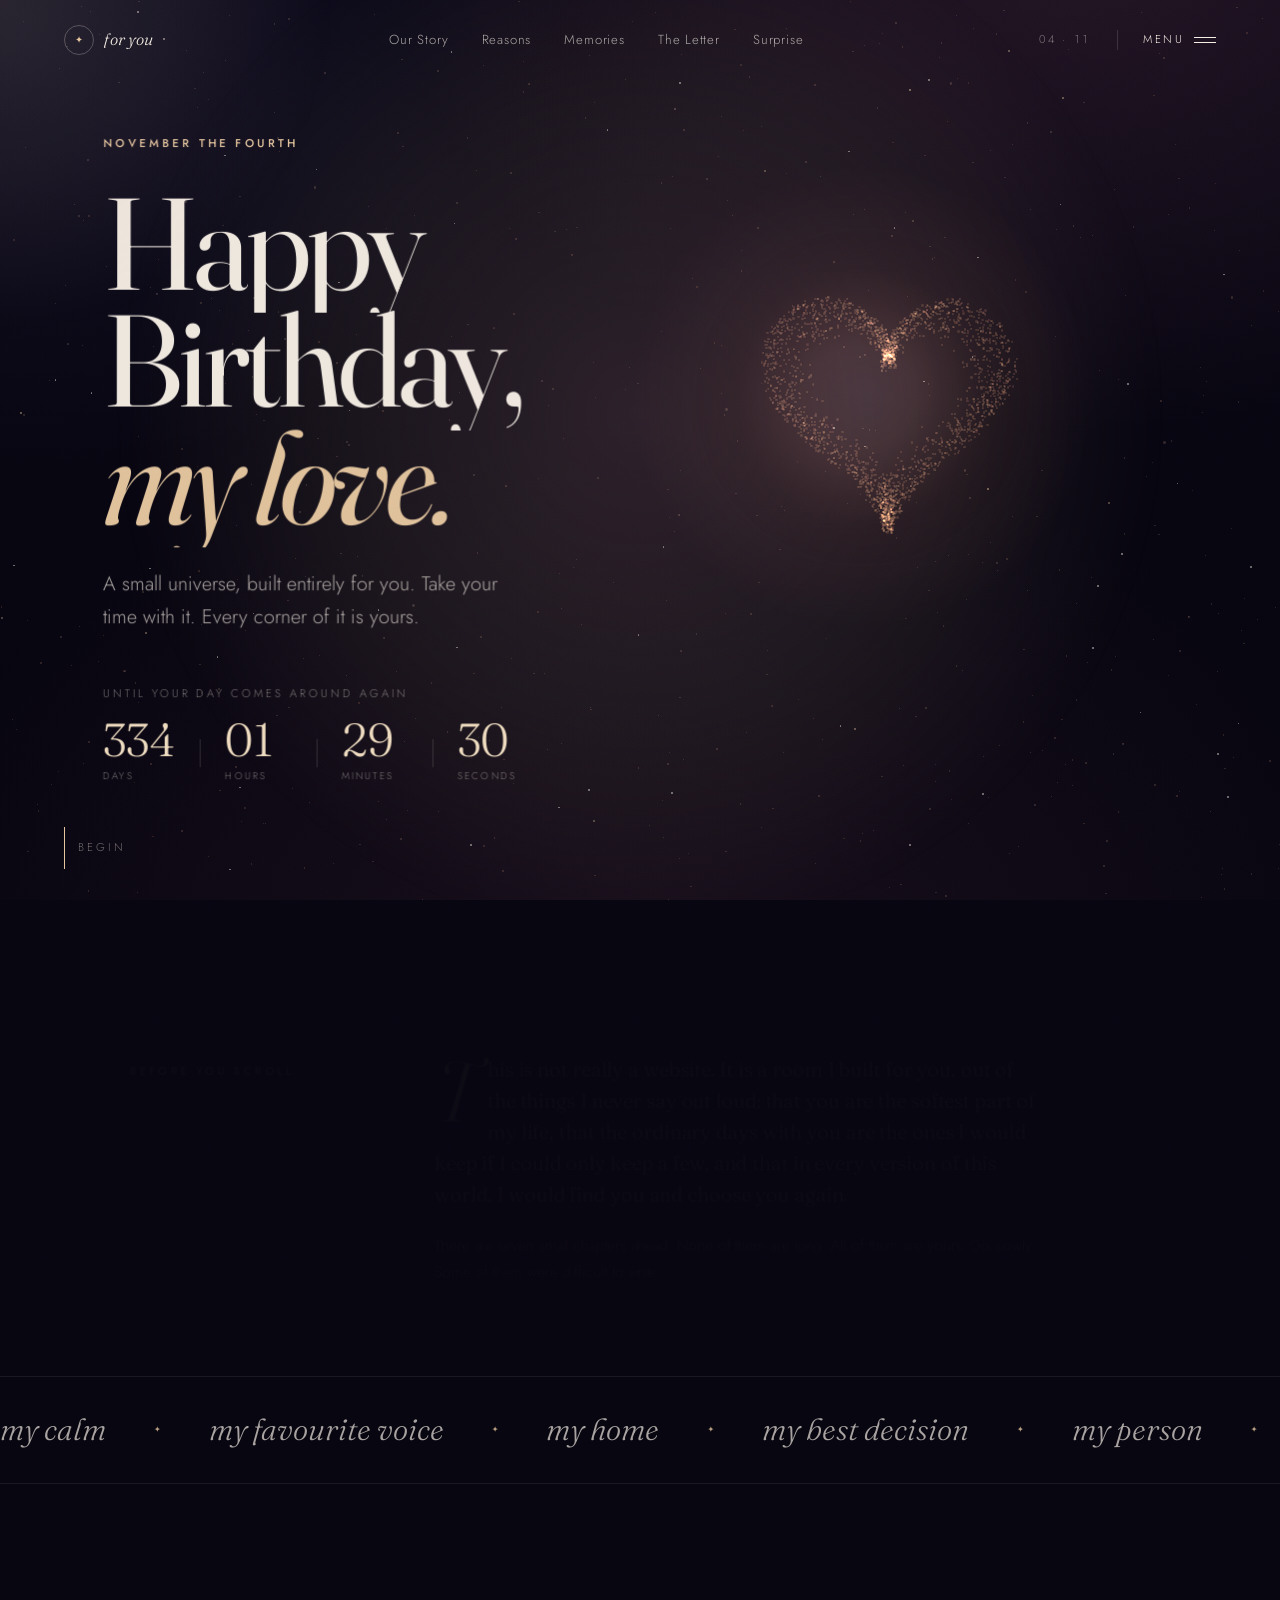
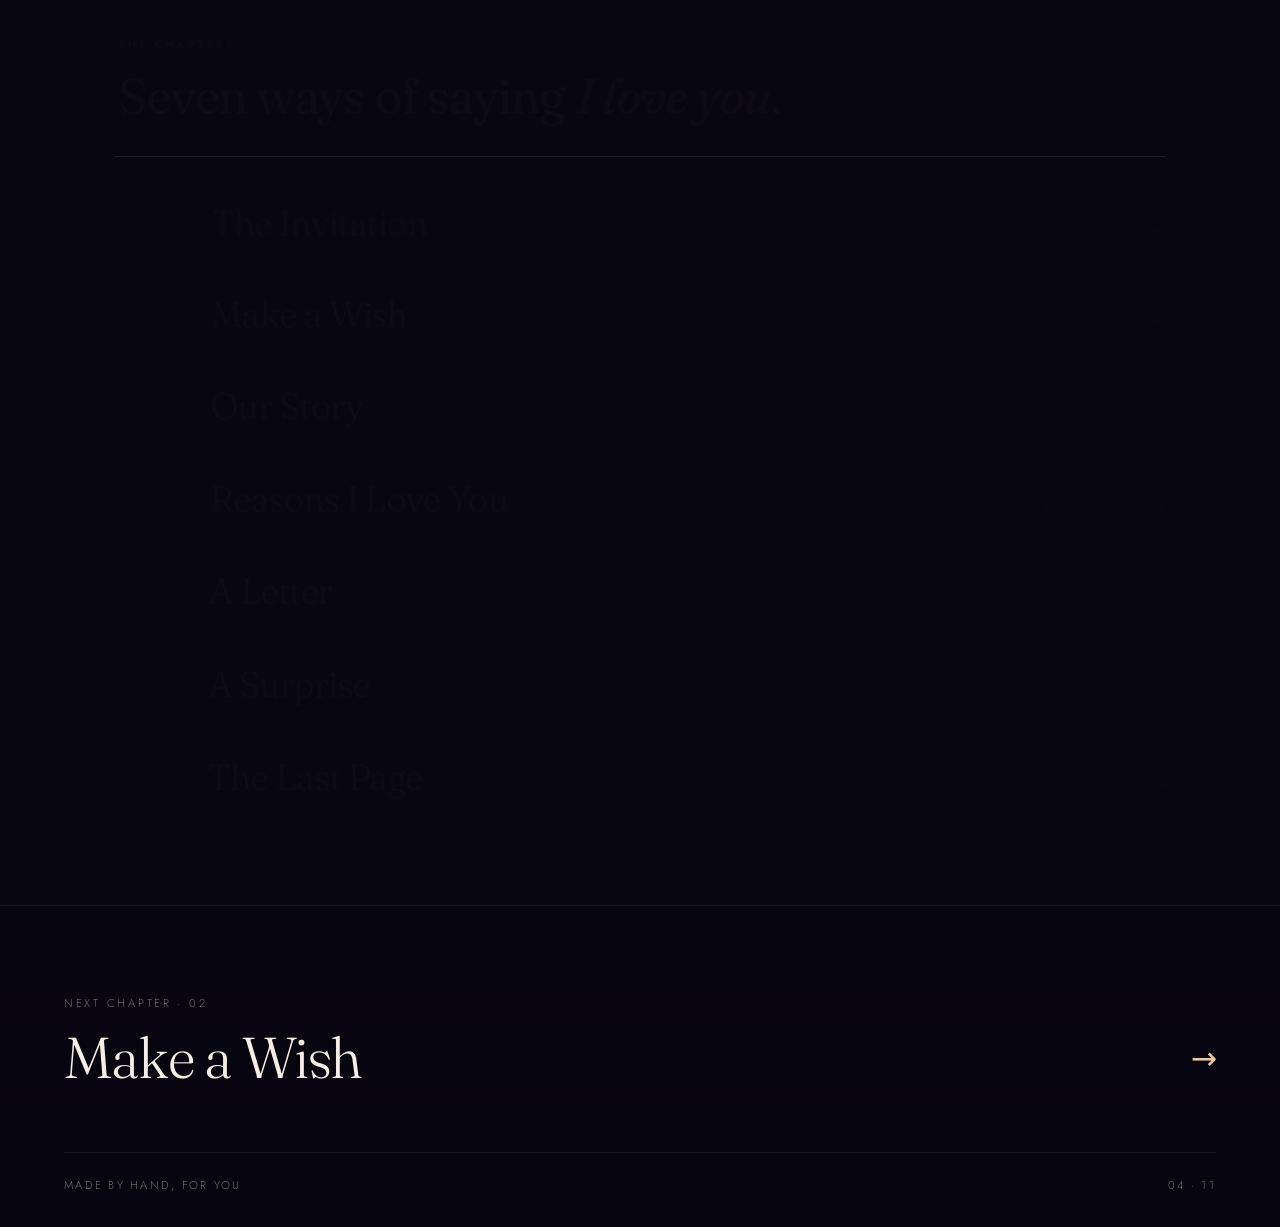
<file: index.html>
<!doctype html>
<html lang="en">
<head>
<meta charset="utf-8">
<meta name="viewport" content="width=device-width, initial-scale=1, viewport-fit=cover">
<title>Happy Birthday, My Love · November 4</title>
<meta name="description" content="A small universe built for you: seven chapters, one birthday, and everything I never say out loud.">
<meta name="theme-color" content="#080611">
<script src="js/gate.js"></script>
<meta property="og:title" content="Happy Birthday, My Love">
<meta property="og:description" content="A small universe built for you. Seven chapters, a memory gallery, and one birthday.">
<link rel="icon" href="data:image/svg+xml,%3Csvg xmlns='http://www.w3.org/2000/svg' viewBox='0 0 32 32'%3E%3Ctext y='25' x='4' font-size='24' fill='%23e6c79f'%3E%E2%99%A5%3C/text%3E%3C/svg%3E">
<link rel="preconnect" href="https://fonts.googleapis.com">
<link rel="preconnect" href="https://fonts.gstatic.com" crossorigin>
<link href="https://fonts.googleapis.com/css2?family=Fraunces:ital,opsz,wght@0,9..144,300..700;1,9..144,300..700&family=Jost:wght@300;400;500&display=swap" rel="stylesheet">
<link rel="stylesheet" href="css/tokens.css">
<link rel="stylesheet" href="css/base.css">
<link rel="stylesheet" href="css/components.css">
<link rel="stylesheet" href="css/pages.css">
</head>
<body data-page="index">

<a class="skip" href="#main">Skip to the content</a>

<div class="veil" aria-hidden="true"><span class="veil-mark">&#10022;</span></div>
<div class="grain" aria-hidden="true"></div>
<div class="stardust" data-stardust aria-hidden="true"></div>
<div class="lamp" data-lamp aria-hidden="true"></div>

<header class="nav" data-nav>
  <a class="brand" href="index.html" aria-label="For you, back to the beginning">
    <span class="brand-mark" aria-hidden="true">&#10022;</span>
    <span class="brand-name">for you</span>
  </a>
  <nav class="nav-links" aria-label="Chapters">
    <a href="story.html">Our Story</a>
    <a href="reasons.html">Reasons</a>
    <a href="memories.html">Memories</a>
    <a href="letter.html">The Letter</a>
    <a href="surprise.html">Surprise</a>
  </nav>
  <div class="nav-right">
    <span class="nav-date" aria-hidden="true">04 &middot; 11</span>
    <button class="menu-btn" type="button" data-menu-open aria-expanded="false" aria-controls="menu">
      <span class="menu-btn-text">Menu</span>
      <span class="menu-btn-icon" aria-hidden="true"><i></i><i></i></span>
    </button>
  </div>
</header>

<div class="progress" aria-hidden="true"><span data-progress></span></div>

<div class="menu" id="menu" hidden>
  <div class="menu-inner">
    <div class="menu-head">
      <span class="eyebrow">Seven chapters + a gallery</span>
      <button class="menu-close" type="button" data-menu-close aria-label="Close the menu">Close</button>
    </div>
    <nav class="menu-list" aria-label="All chapters">
      <a href="index.html" aria-current="page"><span class="menu-num">01</span><span class="menu-title">The Invitation</span></a>
      <a href="celebration.html"><span class="menu-num">02</span><span class="menu-title">Make a Wish</span></a>
      <a href="story.html"><span class="menu-num">03</span><span class="menu-title">Our Story</span></a>
      <a href="reasons.html"><span class="menu-num">04</span><span class="menu-title">Reasons I Love You</span></a>
      <a href="letter.html"><span class="menu-num">05</span><span class="menu-title">A Letter</span></a>
      <a href="surprise.html"><span class="menu-num">06</span><span class="menu-title">A Surprise</span></a>
      <a href="wish.html"><span class="menu-num">07</span><span class="menu-title">The Last Page</span></a>
      <a href="memories.html"><span class="menu-num">&#10022;</span><span class="menu-title">A Memory Gallery</span></a>
    </nav>
    <div class="menu-foot">
      <p>Made by hand. For you.</p>
      <p class="menu-date">November 4</p>
    </div>
  </div>
</div>

<main id="main">

  <section class="hero" data-hero>
    <canvas class="scene" id="scene" aria-hidden="true"></canvas>
    <div class="hero-aura" aria-hidden="true"></div>
    <div class="hero-inner wrap">
      <p class="eyebrow hero-eyebrow" data-hero-item>November the fourth</p>
      <h1 class="hero-title">
        <span class="line"><span class="line-in" data-hero-line>Happy</span></span>
        <span class="line"><span class="line-in" data-hero-line>Birthday,</span></span>
        <span class="line"><span class="line-in" data-hero-line><em>my love.</em></span></span>
      </h1>
      <p class="hero-sub" data-hero-item>
        A small universe, built entirely for you. Take your time with it.
        Every corner of it is yours.
      </p>

      <div class="countdown" data-countdown data-hero-item>
        <p class="countdown-kicker" data-countdown-kicker>until your day begins</p>
        <div class="countdown-units" data-countdown-units aria-hidden="true">
          <div class="cd-unit">
            <span class="cd-num" data-cd="days">00</span>
            <span class="cd-lab">days</span>
          </div>
          <span class="cd-sep" aria-hidden="true"></span>
          <div class="cd-unit">
            <span class="cd-num" data-cd="hours">00</span>
            <span class="cd-lab">hours</span>
          </div>
          <span class="cd-sep" aria-hidden="true"></span>
          <div class="cd-unit">
            <span class="cd-num" data-cd="minutes">00</span>
            <span class="cd-lab">minutes</span>
          </div>
          <span class="cd-sep" aria-hidden="true"></span>
          <div class="cd-unit">
            <span class="cd-num" data-cd="seconds">00</span>
            <span class="cd-lab">seconds</span>
          </div>
        </div>
        <p class="sr-only" data-countdown-sr></p>
      </div>
    </div>

    <a class="scroll-cue" href="#invitation" data-hero-item>
      <span class="scroll-cue-line" aria-hidden="true"><i></i></span>
      <span class="scroll-cue-text">begin</span>
    </a>
  </section>

  <section class="section invite" id="invitation">
    <div class="wrap invite-grid">
      <p class="eyebrow" data-reveal>Before you scroll</p>
      <div class="invite-body">
        <p class="dropcap" data-reveal>
          This is not really a website. It is a room I built for you, out of the things
          I never say out loud: that you are the softest part of my life, that the ordinary
          days with you are the ones I would keep if I could only keep a few, and that in
          every version of this world, I would find you and choose you again.
        </p>
        <p data-reveal>
          There are seven small chapters ahead. None of them are long. All of them are yours.
          Go slowly. Some of them were difficult to write.
        </p>
      </div>
    </div>
  </section>

  <div class="marquee" aria-hidden="true">
    <div class="marquee-track" data-marquee>
      <span>my calm</span><i>&#10022;</i>
      <span>my favourite voice</span><i>&#10022;</i>
      <span>my home</span><i>&#10022;</i>
      <span>my best decision</span><i>&#10022;</i>
      <span>my person</span><i>&#10022;</i>
      <span>my always</span><i>&#10022;</i>
      <span>my calm</span><i>&#10022;</i>
      <span>my favourite voice</span><i>&#10022;</i>
      <span>my home</span><i>&#10022;</i>
      <span>my best decision</span><i>&#10022;</i>
      <span>my person</span><i>&#10022;</i>
      <span>my always</span><i>&#10022;</i>
    </div>
  </div>

  <section class="section chapters" id="chapters">
    <div class="wrap">
      <header class="sec-head">
        <p class="eyebrow" data-reveal>The chapters</p>
        <h2 class="sec-title" data-reveal>Seven ways of saying <em>I love you</em>.</h2>
      </header>

      <ol class="chapter-list">
        <li data-reveal>
          <a class="chapter-row" href="index.html" aria-current="page">
            <span class="ch-num">01</span>
            <span class="ch-title">The Invitation</span>
            <span class="ch-desc">You are here</span>
            <span class="ch-arrow" aria-hidden="true">&#8594;</span>
          </a>
        </li>
        <li data-reveal>
          <a class="chapter-row" href="celebration.html">
            <span class="ch-num">02</span>
            <span class="ch-title">Make a Wish</span>
            <span class="ch-desc">Candles, and something enormous</span>
            <span class="ch-arrow" aria-hidden="true">&#8594;</span>
          </a>
        </li>
        <li data-reveal>
          <a class="chapter-row" href="story.html">
            <span class="ch-num">03</span>
            <span class="ch-title">Our Story</span>
            <span class="ch-desc">In the order it happened</span>
            <span class="ch-arrow" aria-hidden="true">&#8594;</span>
          </a>
        </li>
        <li data-reveal>
          <a class="chapter-row" href="reasons.html">
            <span class="ch-num">04</span>
            <span class="ch-title">Reasons I Love You</span>
            <span class="ch-desc">Twelve of a thousand</span>
            <span class="ch-arrow" aria-hidden="true">&#8594;</span>
          </a>
        </li>
        <li data-reveal>
          <a class="chapter-row" href="letter.html">
            <span class="ch-num">05</span>
            <span class="ch-title">A Letter</span>
            <span class="ch-desc">What I never say out loud</span>
            <span class="ch-arrow" aria-hidden="true">&#8594;</span>
          </a>
        </li>
        <li data-reveal>
          <a class="chapter-row" href="surprise.html">
            <span class="ch-num">06</span>
            <span class="ch-title">A Surprise</span>
            <span class="ch-desc">Something to open</span>
            <span class="ch-arrow" aria-hidden="true">&#8594;</span>
          </a>
        </li>
        <li data-reveal>
          <a class="chapter-row" href="wish.html">
            <span class="ch-num">07</span>
            <span class="ch-title">The Last Page</span>
            <span class="ch-desc">One more thing, and then everything</span>
            <span class="ch-arrow" aria-hidden="true">&#8594;</span>
          </a>
        </li>
      </ol>
    </div>
  </section>

</main>

<footer class="site-foot">
  <nav class="next-chapter" aria-label="Next chapter">
    <a href="celebration.html">
      <span class="next-kicker">Next chapter &middot; 02</span>
      <span class="next-title">Make a Wish <span class="next-arrow" aria-hidden="true">&#8594;</span></span>
    </a>
  </nav>
  <div class="foot-meta">
    <span>Made by hand, for you</span>
    <span>04 &middot; 11</span>
  </div>
</footer>

<noscript><style>.veil{display:none}</style></noscript>

<script src="vendor/gsap.min.js" defer></script>
<script src="vendor/ScrollTrigger.min.js" defer></script>
<script src="vendor/lenis.min.js" defer></script>
<script src="vendor/three.min.js" defer></script>
<script src="js/config.js" defer></script>
<script src="js/core.js" defer></script>
<script src="js/scene.js" defer></script>
<script src="js/pages.js" defer></script>
<script src="js/main.js" defer></script>
</body>
</html>
</file>
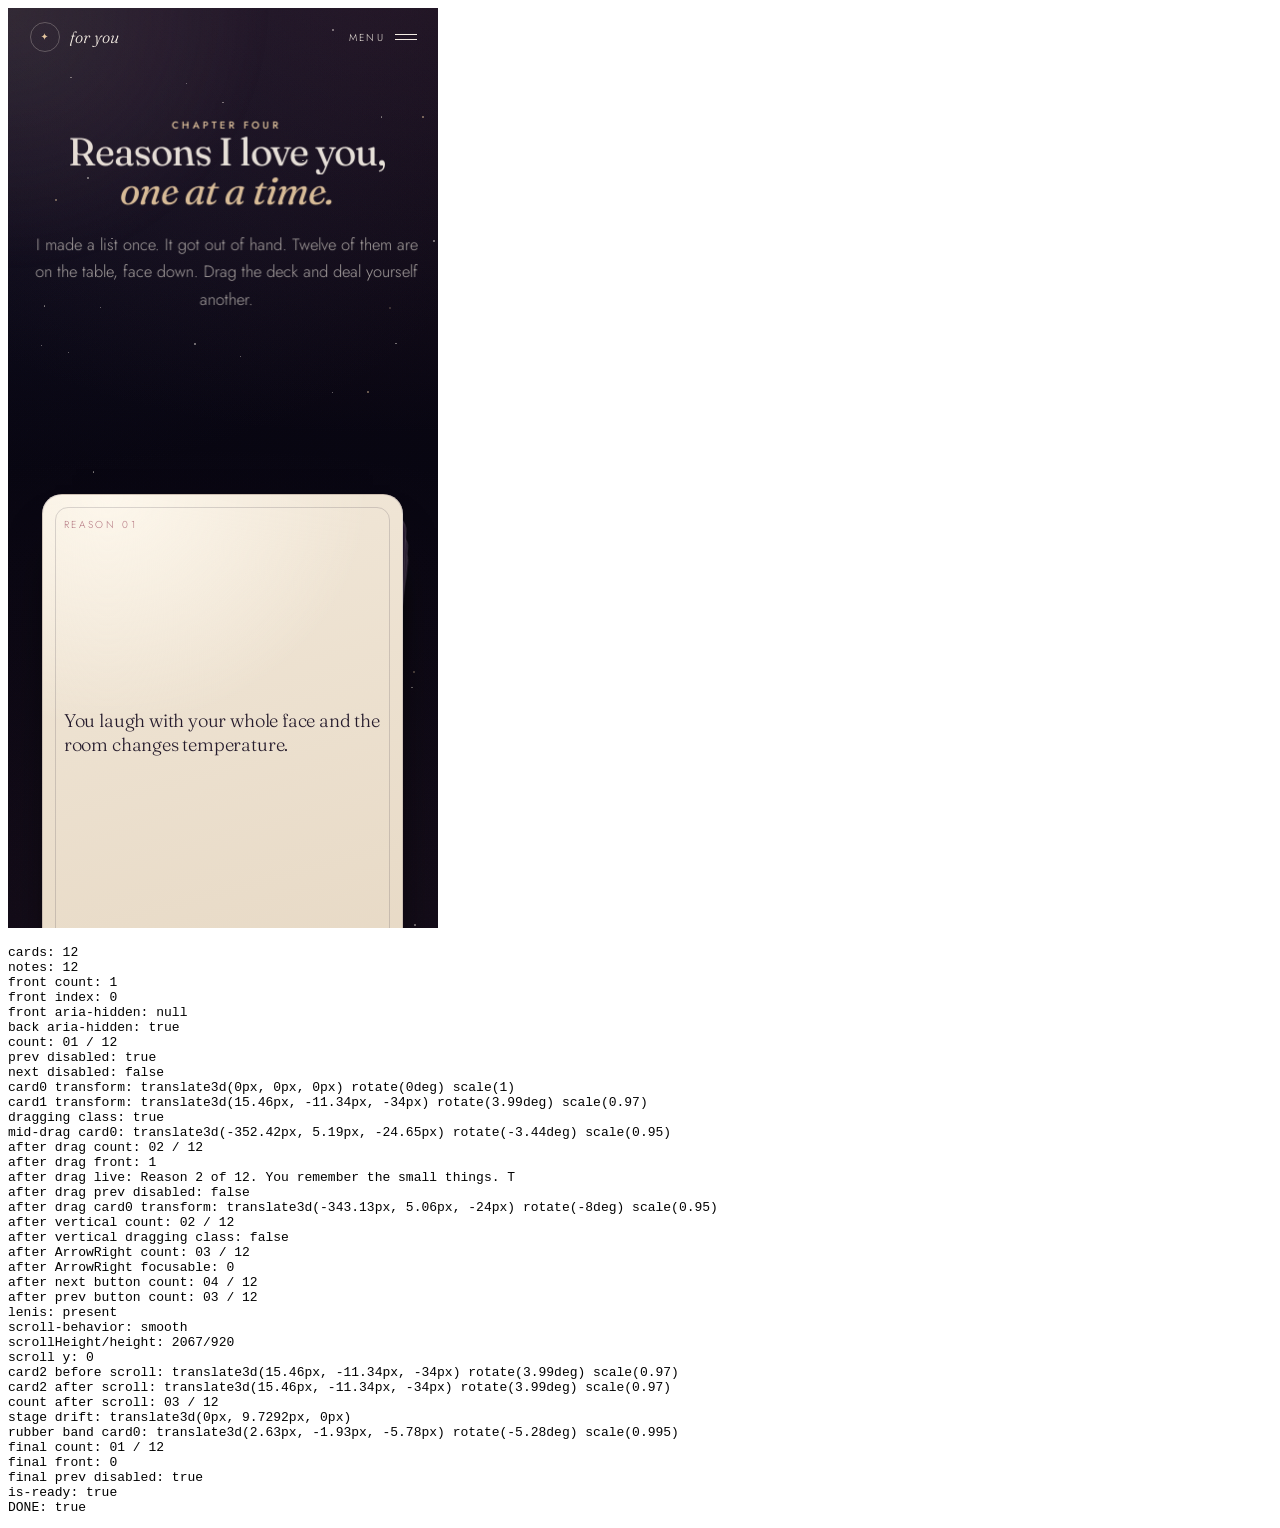
<file: __deckdom.html>
<!DOCTYPE html>
<html lang="en"><head><meta charset="utf-8"><title>deck test harness</title></head>
<body>
<iframe id="f" src="reasons.html?preview" style="width:430px;height:920px;border:0"></iframe>
<pre id="log">cards: 12
notes: 12
front count: 1
front index: 0
front aria-hidden: null
back aria-hidden: true
count: 01 / 12
prev disabled: true
next disabled: false
card0 transform: translate3d(0px, 0px, 0px) rotate(0deg) scale(1)
card1 transform: translate3d(15.46px, -11.34px, -34px) rotate(3.99deg) scale(0.97)
dragging class: true
mid-drag card0: translate3d(-352.42px, 5.19px, -24.65px) rotate(-3.44deg) scale(0.95)
after drag count: 02 / 12
after drag front: 1
after drag live: Reason 2 of 12. You remember the small things. T
after drag prev disabled: false
after drag card0 transform: translate3d(-343.13px, 5.06px, -24px) rotate(-8deg) scale(0.95)
after vertical count: 02 / 12
after vertical dragging class: false
after ArrowRight count: 03 / 12
after ArrowRight focusable: 0
after next button count: 04 / 12
after prev button count: 03 / 12
lenis: present
scroll-behavior: smooth
scrollHeight/height: 2067/920
scroll y: 0
card2 before scroll: translate3d(15.46px, -11.34px, -34px) rotate(3.99deg) scale(0.97)
card2 after scroll: translate3d(15.46px, -11.34px, -34px) rotate(3.99deg) scale(0.97)
count after scroll: 03 / 12
stage drift: translate3d(0px, 9.7292px, 0px)
rubber band card0: translate3d(2.63px, -1.93px, -5.78px) rotate(-5.28deg) scale(0.995)
final count: 01 / 12
final front: 0
final prev disabled: true
is-ready: true
DONE: true</pre>
<script>
var out = [];
var el = document.getElementById("log");
function say(k, v) { out.push(k + ": " + v); el.textContent = out.join("\n"); }
function wait(ms) { return new Promise(function (r) { setTimeout(r, ms); }); }

var f = document.getElementById("f");
f.addEventListener("load", function () { setTimeout(run, 1500); });

function run() {
  var d = f.contentDocument;
  var w = f.contentWindow;

  w.addEventListener("error", function (e) { say("IFRAME ERROR", e.message); });

  var deck = d.querySelector("[data-deck]");
  var stage = deck.parentNode;
  var count = d.querySelector("[data-deck-count]");
  var live = d.querySelector("[data-deck-live]");
  var cards = Array.prototype.slice.call(d.querySelectorAll(".deck-card"));
  var prev = d.querySelector("[data-deck-prev]");
  var next = d.querySelector("[data-deck-next]");
  var section = d.querySelector("[data-deck-section]");

  function fire(type, x, y) {
    var ev = new w.PointerEvent(type, {
      bubbles: true, cancelable: true, clientX: x, clientY: y,
      pointerId: 11, pointerType: "mouse", button: 0, buttons: 1, isPrimary: true
    });
    stage.dispatchEvent(ev);
  }

  function tx(i) {
    return cards[i].style.transform;
  }

  say("cards", cards.length);
  say("notes", d.querySelectorAll(".deck-card__note").length);
  say("front count", d.querySelectorAll(".deck-card.is-front").length);
  say("front index", cards.indexOf(d.querySelector(".deck-card.is-front")));
  say("front aria-hidden", cards[0].getAttribute("aria-hidden"));
  say("back aria-hidden", cards[1].getAttribute("aria-hidden"));
  say("count", count.textContent.trim());
  say("prev disabled", prev.disabled);
  say("next disabled", next.disabled);
  say("card0 transform", tx(0));
  say("card1 transform", tx(1));

  var rect = stage.getBoundingClientRect();
  var cx = rect.left + rect.width / 2;
  var cy = rect.top + rect.height / 2;

  // 1. drag left, past the threshold, then release with a little velocity
  fire("pointerdown", cx, cy);
  fire("pointermove", cx - 30, cy);
  fire("pointermove", cx - 90, cy);
  fire("pointermove", cx - 160, cy);
  fire("pointermove", cx - 230, cy);
  say("dragging class", stage.classList.contains("is-dragging"));
  say("mid-drag card0", tx(0));
  fire("pointerup", cx - 230, cy);

  wait(1500).then(function () {
    say("after drag count", count.textContent.trim());
    say("after drag front", cards.indexOf(d.querySelector(".deck-card.is-front")));
    say("after drag live", live.textContent.slice(0, 48));
    say("after drag prev disabled", prev.disabled);
    say("after drag card0 transform", tx(0));

    // 2. a vertical gesture must scroll the page, not the deck
    fire("pointerdown", cx, cy);
    fire("pointermove", cx + 6, cy - 60);
    fire("pointermove", cx + 8, cy - 120);
    fire("pointerup", cx + 8, cy - 120);
    return wait(300);
  }).then(function () {
    say("after vertical count", count.textContent.trim());
    say("after vertical dragging class", stage.classList.contains("is-dragging"));

    // 3. keyboard
    deck.dispatchEvent(new w.KeyboardEvent("keydown", { key: "ArrowRight", bubbles: true, cancelable: true }));
    return wait(1200);
  }).then(function () {
    say("after ArrowRight count", count.textContent.trim());
    say("after ArrowRight focusable", deck.getAttribute("tabindex"));

    // 4. buttons
    next.click();
    return wait(1200);
  }).then(function () {
    say("after next button count", count.textContent.trim());

    prev.click();
    return wait(1200);
  }).then(function () {
    say("after prev button count", count.textContent.trim());

    // 5. page scroll drives the fan spread, without touching the card index
    var before = tx(2);
    say("lenis", w.App && w.App.lenis ? "present" : "absent");
    say("scroll-behavior", w.getComputedStyle(d.documentElement).scrollBehavior);
    say("scrollHeight/height", d.documentElement.scrollHeight + "/" + w.innerHeight);
    var target = section.getBoundingClientRect().top + w.scrollY - 140;
    if (w.App && w.App.lenis) w.App.lenis.scrollTo(target, { immediate: true });
    else w.scrollTo(0, target);
    return wait(1400).then(function () {
      say("scroll y", Math.round(w.scrollY));
      say("card2 before scroll", before);
      say("card2 after scroll", tx(2));
      say("count after scroll", count.textContent.trim());
      say("stage drift", stage.style.transform || "(none yet)");

      // 6. drag back to the start, then past it (rubber band, no wrap)
      var r2 = stage.getBoundingClientRect();
      var x2 = r2.left + r2.width / 2;
      var y2 = r2.top + 120;
      fire("pointerdown", x2, y2);
      for (var i = 1; i <= 6; i++) fire("pointermove", x2 + i * 60, y2);
      say("rubber band card0", tx(0));
      fire("pointerup", x2 + 360, y2);
      return wait(1400);
    });
  }).then(function () {
    say("final count", count.textContent.trim());
    say("final front", cards.indexOf(d.querySelector(".deck-card.is-front")));
    say("final prev disabled", prev.disabled);
    say("is-ready", d.documentElement.classList.contains("is-ready"));
    say("DONE", "true");
  });
}
</script>


</body></html>
</file>
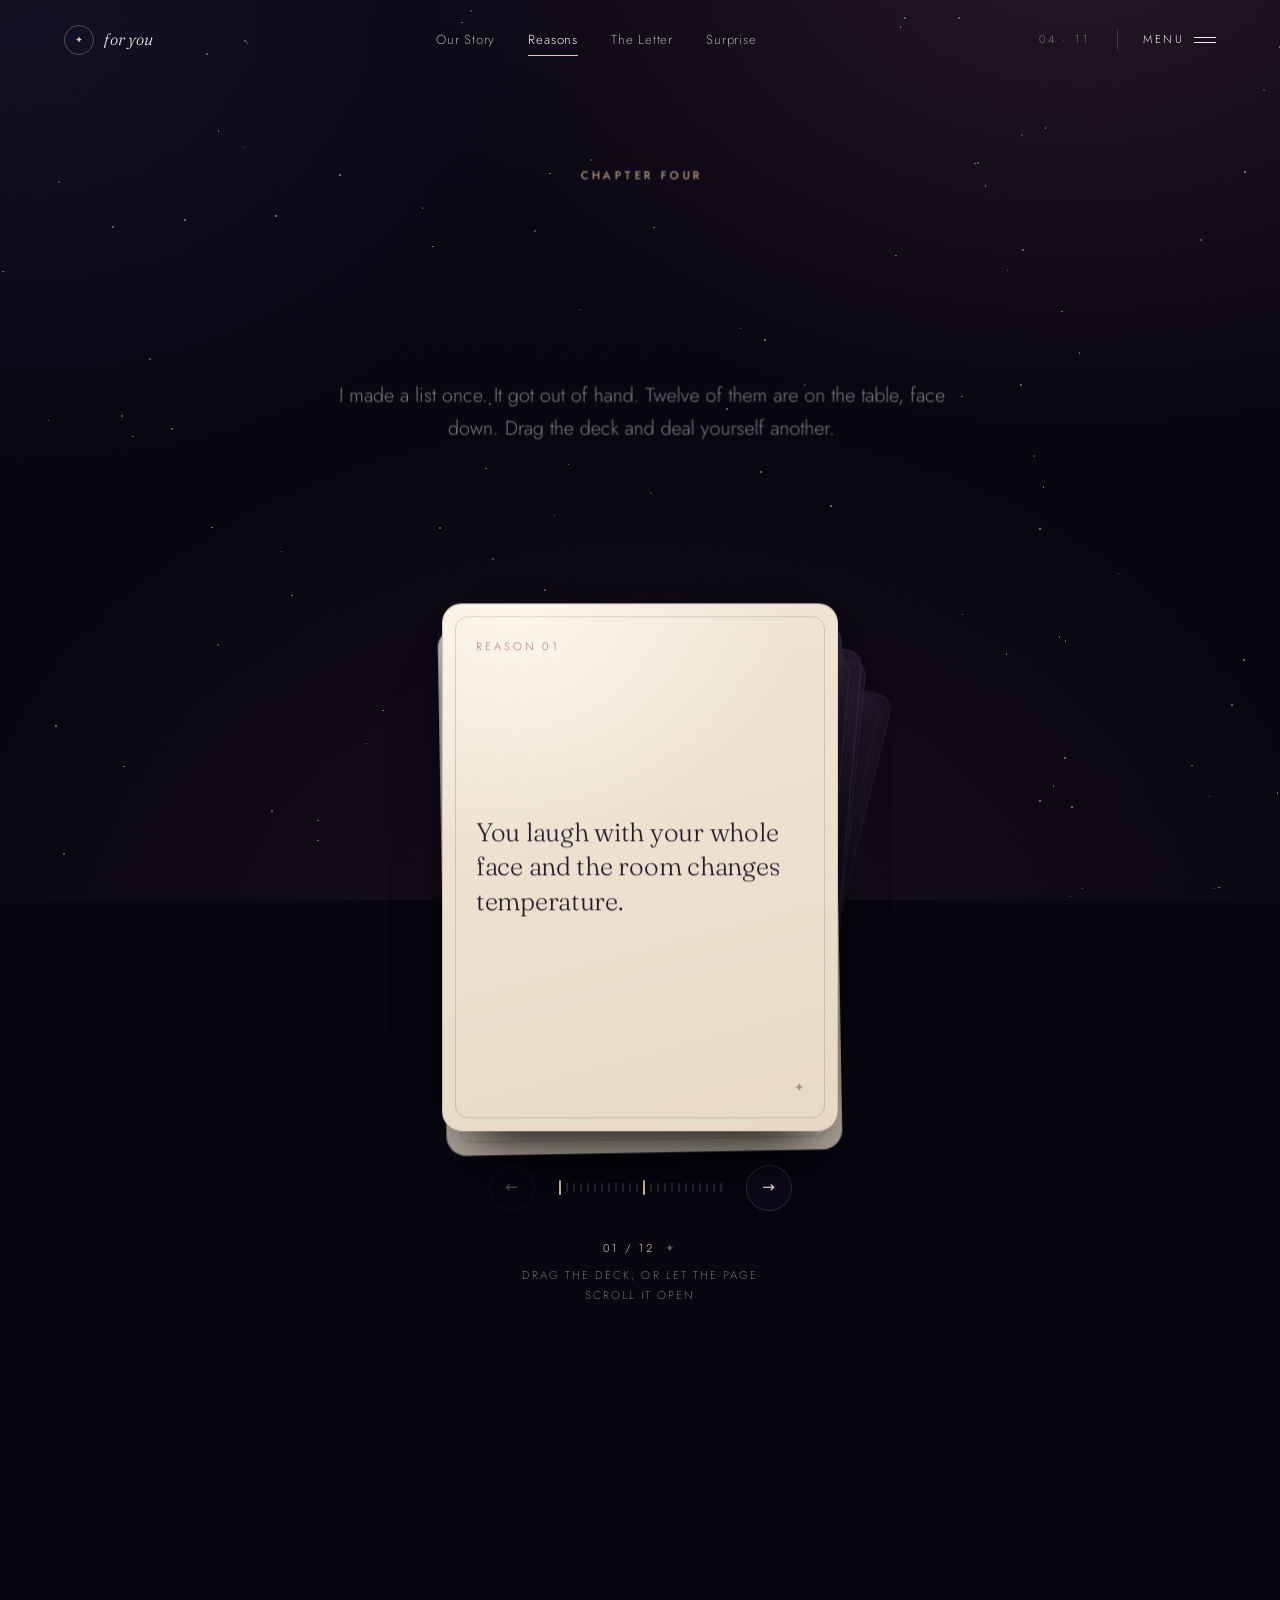
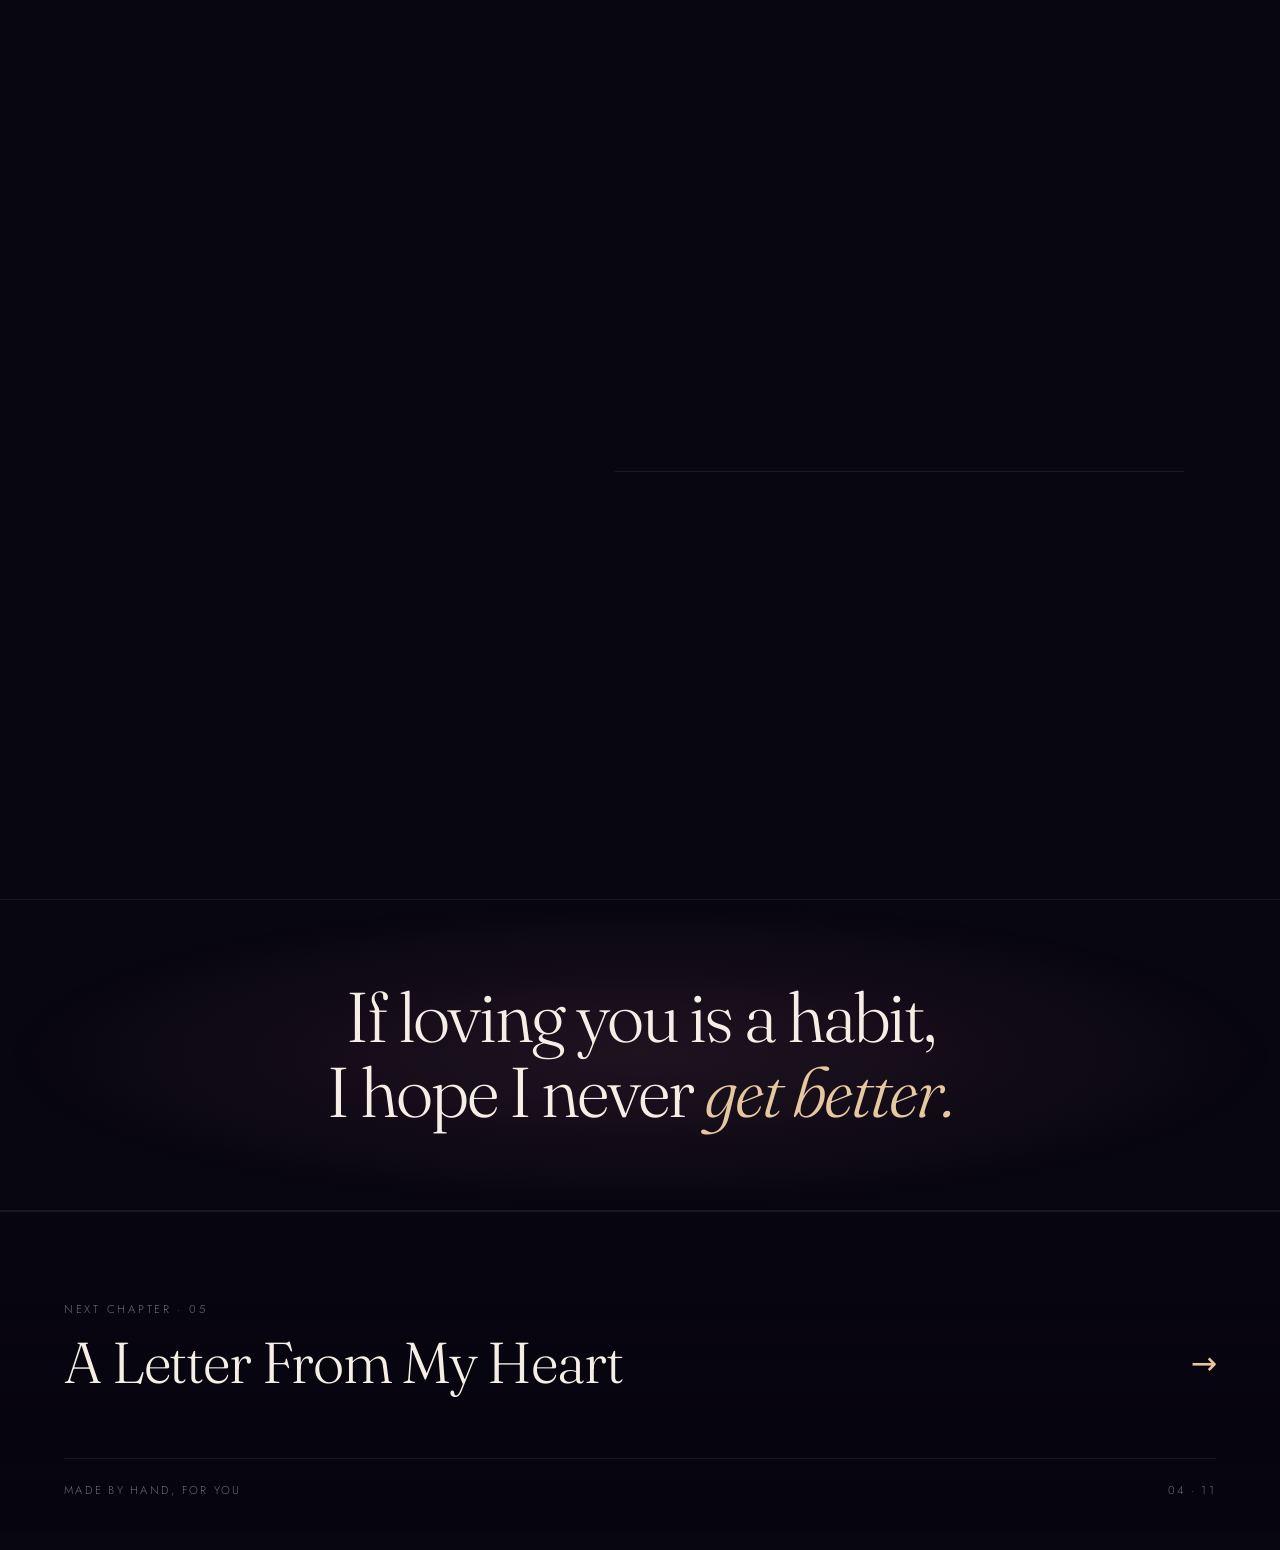
<file: __deckdom2.html>
<!DOCTYPE html>
<html lang="en" class="lenis has-lamp is-ready" style="scroll-behavior: auto;"><head>
<meta charset="utf-8">
<meta name="viewport" content="width=device-width, initial-scale=1, viewport-fit=cover">
<title>Reasons I Love You · November 4</title>
<meta name="description" content="Twelve of a thousand reasons. Drag the deck and deal yourself another. Chapter four.">
<meta name="theme-color" content="#080611">
<script src="js/gate.js"></script>
<link rel="icon" href="data:image/svg+xml,%3Csvg xmlns='http://www.w3.org/2000/svg' viewBox='0 0 32 32'%3E%3Ctext y='25' x='4' font-size='24' fill='%23e6c79f'%3E%E2%99%A5%3C/text%3E%3C/svg%3E">
<link rel="preconnect" href="https://fonts.googleapis.com">
<link rel="preconnect" href="https://fonts.gstatic.com" crossorigin="">
<link href="https://fonts.googleapis.com/css2?family=Fraunces:ital,opsz,wght@0,9..144,300..700;1,9..144,300..700&amp;family=Jost:wght@300;400;500&amp;display=swap" rel="stylesheet">
<link rel="stylesheet" href="css/tokens.css">
<link rel="stylesheet" href="css/base.css">
<link rel="stylesheet" href="css/components.css">
<link rel="stylesheet" href="css/pages.css">
<link rel="stylesheet" href="css/deck.css">
</head>
<body data-page="reasons" style="">

<a class="skip" href="#main">Skip to the content</a>

<div class="veil" aria-hidden="true"><span class="veil-mark">✦</span></div>
<div class="grain" aria-hidden="true"></div>
<div class="stardust" data-stardust="" aria-hidden="true"><span class="dust dust--gold" style="left: 13.35%; top: 47.53%; --twinkle-dur: 4.2s; --twinkle-delay: 3.6s; opacity: 0.52;"></span><span class="dust" style="left: 64.86%; top: 56.12%; --twinkle-dur: 7.9s; --twinkle-delay: 5.0s;"></span><span class="dust dust--gold" style="left: 79.68%; top: 42.71%; --twinkle-dur: 3.6s; --twinkle-delay: 5.2s; opacity: 0.59;"></span><span class="dust" style="left: 99.74%; top: 88.02%; --twinkle-dur: 7.5s; --twinkle-delay: 3.9s;"></span><span class="dust dust--gold" style="left: 9.44%; top: 46.1%; --twinkle-dur: 6.4s; --twinkle-delay: 0.8s; opacity: 0.44;"></span><span class="dust dust--gold" style="left: 4.51%; top: 20.06%; --twinkle-dur: 8.2s; --twinkle-delay: 0.1s; opacity: 0.39;"></span><span class="dust dust--gold" style="left: 36.72%; top: 1.1%; --twinkle-dur: 8.2s; --twinkle-delay: 1.6s; opacity: 0.35;"></span><span class="dust" style="left: 36.03%; top: 2.43%; --twinkle-dur: 4.7s; --twinkle-delay: 0.3s;"></span><span class="dust" style="left: 75.14%; top: 68.22%; --twinkle-dur: 4.5s; --twinkle-delay: 2.2s;"></span><span class="dust" style="left: 84.52%; top: 98.65%; --twinkle-dur: 5.3s; --twinkle-delay: 4.2s;"></span><span class="dust dust--gold" style="left: 79.83%; top: 27.7%; --twinkle-dur: 5.6s; --twinkle-delay: 2.6s; opacity: 0.64;"></span><span class="dust" style="left: 81.61%; top: 14.14%; --twinkle-dur: 6.8s; --twinkle-delay: 4.2s;"></span><span class="dust dust--gold" style="left: 56.74%; top: 45.28%; --twinkle-dur: 3.8s; --twinkle-delay: 1.8s; opacity: 0.54;"></span><span class="dust dust--gold" style="left: 59.38%; top: 52.38%; --twinkle-dur: 4.5s; --twinkle-delay: 2.9s; opacity: 0.56;"></span><span class="dust" style="left: 70.28%; top: 2.93%; --twinkle-dur: 6.0s; --twinkle-delay: 5.9s;"></span><span class="dust dust--gold" style="left: 21.17%; top: 90.04%; --twinkle-dur: 6.1s; --twinkle-delay: 2.1s; opacity: 0.51;"></span><span class="dust dust--gold" style="left: 38.42%; top: 61.97%; --twinkle-dur: 7.4s; --twinkle-delay: 5.9s; opacity: 0.42;"></span><span class="dust dust--gold" style="left: 98.71%; top: 9.94%; --twinkle-dur: 5.8s; --twinkle-delay: 3.3s; opacity: 0.29;"></span><span class="dust dust--gold" style="left: 93.72%; top: 26.51%; --twinkle-dur: 4.5s; --twinkle-delay: 4.1s; opacity: 0.45;"></span><span class="dust dust--gold" style="left: 74.84%; top: 1.84%; --twinkle-dur: 6.9s; --twinkle-delay: 2.6s; opacity: 0.48;"></span><span class="dust" style="left: 19.03%; top: 16.3%; --twinkle-dur: 5.8s; --twinkle-delay: 4.8s;"></span><span class="dust dust--gold" style="left: 76.32%; top: 18.02%; --twinkle-dur: 4.3s; --twinkle-delay: 3.2s; opacity: 0.43;"></span><span class="dust" style="left: 54.09%; top: 96.76%; --twinkle-dur: 4.4s; --twinkle-delay: 5.1s;"></span><span class="dust" style="left: 4.3%; top: 80.56%; --twinkle-dur: 7.2s; --twinkle-delay: 5.6s;"></span><span class="dust dust--gold" style="left: 4.92%; top: 94.74%; --twinkle-dur: 4.5s; --twinkle-delay: 2.2s; opacity: 0.53;"></span><span class="dust" style="left: 52.22%; top: 74.99%; --twinkle-dur: 3.8s; --twinkle-delay: 4.3s;"></span><span class="dust" style="left: 32.95%; top: 23%; --twinkle-dur: 4.1s; --twinkle-delay: 5.2s;"></span><span class="dust" style="left: 45.24%; top: 81.97%; --twinkle-dur: 4.1s; --twinkle-delay: 2.0s;"></span><span class="dust" style="left: 17.01%; top: 14.47%; --twinkle-dur: 4.6s; --twinkle-delay: 2.1s;"></span><span class="dust" style="left: 29.85%; top: 78.84%; --twinkle-dur: 5.6s; --twinkle-delay: 0.8s;"></span><span class="dust" style="left: 57.81%; top: 36.43%; --twinkle-dur: 6.7s; --twinkle-delay: 5.5s;"></span><span class="dust" style="left: 87.31%; top: 63.66%; --twinkle-dur: 3.9s; --twinkle-delay: 5.9s;"></span><span class="dust dust--gold" style="left: 11.66%; top: 39.77%; --twinkle-dur: 6.9s; --twinkle-delay: 6.0s; opacity: 0.47;"></span><span class="dust dust--gold" style="left: 70.64%; top: 1.91%; --twinkle-dur: 6.2s; --twinkle-delay: 3.4s; opacity: 0.52;"></span><span class="dust" style="left: 55.47%; top: 68.2%; --twinkle-dur: 3.7s; --twinkle-delay: 2.5s;"></span><span class="dust" style="left: 81.21%; top: 58.72%; --twinkle-dur: 8.4s; --twinkle-delay: 2.6s;"></span></div>
<div class="lamp" data-lamp="" aria-hidden="true" style="translate: none; rotate: none; scale: none; transform: translate(-50%, -50%) translate(-239.25px, -239.25px);"></div>

<header class="nav" data-nav="">
  <a class="brand" href="index.html" aria-label="For you, back to the beginning">
    <span class="brand-mark" aria-hidden="true">✦</span>
    <span class="brand-name">for you</span>
  </a>
  <nav class="nav-links" aria-label="Chapters">
    <a href="story.html">Our Story</a>
    <a href="reasons.html" aria-current="page">Reasons</a>
    <a href="letter.html">The Letter</a>
    <a href="surprise.html">Surprise</a>
  </nav>
  <div class="nav-right">
    <span class="nav-date" aria-hidden="true">04 · 11</span>
    <button class="menu-btn" type="button" data-menu-open="" aria-expanded="false" aria-controls="menu">
      <span class="menu-btn-text">Menu</span>
      <span class="menu-btn-icon" aria-hidden="true"><i></i><i></i></span>
    </button>
  </div>
</header>

<div class="progress" aria-hidden="true"><span data-progress="" style="transform: scaleX(0);"></span></div>

<div class="menu" id="menu" hidden="">
  <div class="menu-inner">
    <div class="menu-head">
      <span class="eyebrow">Seven chapters</span>
      <button class="menu-close" type="button" data-menu-close="" aria-label="Close the menu">Close</button>
    </div>
    <nav class="menu-list" aria-label="All chapters">
      <a href="index.html"><span class="menu-num">01</span><span class="menu-title">The Invitation</span></a>
      <a href="celebration.html"><span class="menu-num">02</span><span class="menu-title">Make a Wish</span></a>
      <a href="story.html"><span class="menu-num">03</span><span class="menu-title">Our Story</span></a>
      <a href="reasons.html" aria-current="page"><span class="menu-num">04</span><span class="menu-title">Reasons I Love You</span></a>
      <a href="letter.html"><span class="menu-num">05</span><span class="menu-title">A Letter</span></a>
      <a href="surprise.html"><span class="menu-num">06</span><span class="menu-title">A Surprise</span></a>
      <a href="wish.html"><span class="menu-num">07</span><span class="menu-title">The Last Page</span></a>
    </nav>
    <div class="menu-foot">
      <p>Made by hand. For you.</p>
      <p class="menu-date">November 4</p>
    </div>
  </div>
</div>

<main id="main">

  <header class="page-hero page-hero--center">
    <div class="wrap">
      <p class="eyebrow" data-reveal="" data-revealed="1" style="translate: none; rotate: none; scale: none; opacity: 0.7466; transform: translate3d(0px, 6.5875px, 0px);">Chapter four</p>
      <h1 class="page-title">
        <span class="line"><span class="line-in" data-hero-line="" style="translate: none; rotate: none; scale: none; transform: translate(0%, 118%);">Reasons I love you,</span></span>
        <span class="line"><span class="line-in" data-hero-line="" style="translate: none; rotate: none; scale: none; transform: translate(0%, 118%);"><em>one at a time.</em></span></span>
      </h1>
      <p class="page-lede" data-reveal="" data-revealed="1" style="translate: none; rotate: none; scale: none; opacity: 0.7466; transform: translate3d(0px, 6.5875px, 0px);">
        I made a list once. It got out of hand. Twelve of them are on the table,
        face down. Drag the deck and deal yourself another.
      </p>
    </div>
  </header>

  <section class="deck-section" data-deck-section="" aria-labelledby="deck-heading">
    <h2 class="sr-only" id="deck-heading">A deck of reasons</h2>
    <div class="wrap deck-wrap">
      <div class="deck-stage" style="translate: none; rotate: none; scale: none; transform: translate3d(0px, 13.2725px, 0px);">
        <div class="deck-glow" aria-hidden="true"></div>

        <div class="deck" data-deck="" tabindex="0" role="group" aria-roledescription="deck of cards" aria-label="Reason 1 of 12. You laugh with your whole face and the room changes temperature. Drag, swipe, or use the arrow keys for the next one.">
          <!-- the twelve cards are built from js/config.js -->
        <article class="deck-card is-front" style="transform: translate3d(0px, 0px, 0px) rotate(0deg) scale(1); opacity: 1; z-index: 60;"><div class="deck-card__shell" style="translate: none; rotate: none; scale: none; opacity: 0.7466; transform: translate(0%, 4.0538%) translate3d(0px, 0px, 0px) rotate(-1.0135deg);"><div class="deck-card__cover" aria-hidden="true"><span class="deck-card__num">01</span><span class="deck-card__glyph">✦</span><span class="deck-card__seal">a reason</span></div><div class="deck-card__note"><span class="deck-card__index">reason 01</span><p class="deck-card__text">You laugh with your whole face and the room changes temperature.</p><span class="deck-card__flourish" aria-hidden="true">✦</span></div></div></article><article class="deck-card" aria-hidden="true" style="transform: translate3d(16.09px, -11.8px, -34px) rotate(3.79deg) scale(0.97); opacity: 1; z-index: 54;"><div class="deck-card__shell" style="translate: none; rotate: none; scale: none; opacity: 0.6533; transform: translate(0%, 5.548%) translate3d(0px, 0px, 0px) rotate(1.387deg);"><div class="deck-card__cover" aria-hidden="true"><span class="deck-card__num">02</span><span class="deck-card__glyph">✦</span><span class="deck-card__seal">a reason</span></div><div class="deck-card__note"><span class="deck-card__index">reason 02</span><p class="deck-card__text">You remember the small things. The tea I like. The song I stopped listening to.</p><span class="deck-card__flourish" aria-hidden="true">✦</span></div></div></article><article class="deck-card" aria-hidden="true" style="transform: translate3d(32.18px, -23.6px, -68px) rotate(7.59deg) scale(0.94); opacity: 1; z-index: 48;"><div class="deck-card__shell" style="translate: none; rotate: none; scale: none; opacity: 0.5362; transform: translate(0%, 7.4215%) translate3d(0px, 0px, 0px) rotate(-1.8554deg);"><div class="deck-card__cover" aria-hidden="true"><span class="deck-card__num">03</span><span class="deck-card__glyph">✦</span><span class="deck-card__seal">a reason</span></div><div class="deck-card__note"><span class="deck-card__index">reason 03</span><p class="deck-card__text">You are brave in ways you never give yourself credit for.</p><span class="deck-card__flourish" aria-hidden="true">✦</span></div></div></article><article class="deck-card" aria-hidden="true" style="transform: translate3d(48.28px, -35.4px, -102px) rotate(11.38deg) scale(0.91); opacity: 1; z-index: 42;"><div class="deck-card__shell" style="translate: none; rotate: none; scale: none; opacity: 0.3917; transform: translate(0%, 9.7336%) translate3d(0px, 0px, 0px) rotate(2.4334deg);"><div class="deck-card__cover" aria-hidden="true"><span class="deck-card__num">04</span><span class="deck-card__glyph">✦</span><span class="deck-card__seal">a reason</span></div><div class="deck-card__note"><span class="deck-card__index">reason 04</span><p class="deck-card__text">You make ordinary Tuesdays feel like they matter.</p><span class="deck-card__flourish" aria-hidden="true">✦</span></div></div></article><article class="deck-card" aria-hidden="true" style="transform: translate3d(64.37px, -47.2px, -136px) rotate(15.17deg) scale(0.88); opacity: 0.4; z-index: 36;"><div class="deck-card__shell" style="translate: none; rotate: none; scale: none; opacity: 0.2157; transform: translate(0%, 12.548%) translate3d(0px, 0px, 0px) rotate(-3.137deg);"><div class="deck-card__cover" aria-hidden="true"><span class="deck-card__num">05</span><span class="deck-card__glyph">✦</span><span class="deck-card__seal">a reason</span></div><div class="deck-card__note"><span class="deck-card__index">reason 05</span><p class="deck-card__text">The way you say my name when you are half asleep.</p><span class="deck-card__flourish" aria-hidden="true">✦</span></div></div></article><article class="deck-card" aria-hidden="true" style="transform: translate3d(80.46px, -59px, -170px) rotate(18.96deg) scale(0.85); opacity: 0; z-index: 30;"><div class="deck-card__shell" style="translate: none; rotate: none; scale: none; opacity: 0.0042; transform: translate(0%, 15.9327%) translate3d(0px, 0px, 0px) rotate(3.9832deg);"><div class="deck-card__cover" aria-hidden="true"><span class="deck-card__num">06</span><span class="deck-card__glyph">✦</span><span class="deck-card__seal">a reason</span></div><div class="deck-card__note"><span class="deck-card__index">reason 06</span><p class="deck-card__text">You argue for me even on the days I forget to argue for myself.</p><span class="deck-card__flourish" aria-hidden="true">✦</span></div></div></article><article class="deck-card" aria-hidden="true" style="transform: translate3d(96.55px, -70.8px, -204px) rotate(22.76deg) scale(0.82); opacity: 0; z-index: 24;"><div class="deck-card__shell" style="translate: none; rotate: none; scale: none; opacity: 0; transform: translate(0%, 16%) rotate(-4deg);"><div class="deck-card__cover" aria-hidden="true"><span class="deck-card__num">07</span><span class="deck-card__glyph">✦</span><span class="deck-card__seal">a reason</span></div><div class="deck-card__note"><span class="deck-card__index">reason 07</span><p class="deck-card__text">You send me things at two in the morning because they reminded you of us.</p><span class="deck-card__flourish" aria-hidden="true">✦</span></div></div></article><article class="deck-card" aria-hidden="true" style="transform: translate3d(96.55px, -70.8px, -204px) rotate(22.76deg) scale(0.82); opacity: 0; z-index: 18;"><div class="deck-card__shell" style="translate: none; rotate: none; scale: none; opacity: 0; transform: translate(0%, 16%) rotate(4deg);"><div class="deck-card__cover" aria-hidden="true"><span class="deck-card__num">08</span><span class="deck-card__glyph">✦</span><span class="deck-card__seal">a reason</span></div><div class="deck-card__note"><span class="deck-card__index">reason 08</span><p class="deck-card__text">You are gentle with people who can do nothing for you.</p><span class="deck-card__flourish" aria-hidden="true">✦</span></div></div></article><article class="deck-card" aria-hidden="true" style="transform: translate3d(96.55px, -70.8px, -204px) rotate(22.76deg) scale(0.82); opacity: 0; z-index: 12;"><div class="deck-card__shell" style="translate: none; rotate: none; scale: none; opacity: 0; transform: translate(0%, 16%) rotate(-4deg);"><div class="deck-card__cover" aria-hidden="true"><span class="deck-card__num">09</span><span class="deck-card__glyph">✦</span><span class="deck-card__seal">a reason</span></div><div class="deck-card__note"><span class="deck-card__index">reason 09</span><p class="deck-card__text">Your hand finds mine in a crowd without looking.</p><span class="deck-card__flourish" aria-hidden="true">✦</span></div></div></article><article class="deck-card" aria-hidden="true" style="transform: translate3d(96.55px, -70.8px, -204px) rotate(22.76deg) scale(0.82); opacity: 0; z-index: 6;"><div class="deck-card__shell" style="translate: none; rotate: none; scale: none; opacity: 0; transform: translate(0%, 16%) rotate(4deg);"><div class="deck-card__cover" aria-hidden="true"><span class="deck-card__num">10</span><span class="deck-card__glyph">✦</span><span class="deck-card__seal">a reason</span></div><div class="deck-card__note"><span class="deck-card__index">reason 10</span><p class="deck-card__text">You forgive me faster than I deserve.</p><span class="deck-card__flourish" aria-hidden="true">✦</span></div></div></article><article class="deck-card" aria-hidden="true" style="transform: translate3d(96.55px, -70.8px, -204px) rotate(22.76deg) scale(0.82); opacity: 0; z-index: 0;"><div class="deck-card__shell" style="translate: none; rotate: none; scale: none; opacity: 0; transform: translate(0%, 16%) rotate(-4deg);"><div class="deck-card__cover" aria-hidden="true"><span class="deck-card__num">11</span><span class="deck-card__glyph">✦</span><span class="deck-card__seal">a reason</span></div><div class="deck-card__note"><span class="deck-card__index">reason 11</span><p class="deck-card__text">You are the only person I never get tired of telling my day to.</p><span class="deck-card__flourish" aria-hidden="true">✦</span></div></div></article><article class="deck-card" aria-hidden="true" style="transform: translate3d(96.55px, -70.8px, -204px) rotate(22.76deg) scale(0.82); opacity: 0; z-index: -6;"><div class="deck-card__shell" style="translate: none; rotate: none; scale: none; opacity: 0; transform: translate(0%, 16%) rotate(4deg);"><div class="deck-card__cover" aria-hidden="true"><span class="deck-card__num">12</span><span class="deck-card__glyph">✦</span><span class="deck-card__seal">a reason</span></div><div class="deck-card__note"><span class="deck-card__index">reason 12</span><p class="deck-card__text">Because loving you is the easiest thing I have ever done, and the one I am proudest of.</p><span class="deck-card__flourish" aria-hidden="true">✦</span></div></div></article></div>
      </div>

      <noscript>
        <p class="deck-fallback">The deck itself needs JavaScript. The twelve reasons are still true either way.</p>
      </noscript>

      <p class="deck-live sr-only" aria-live="polite" data-deck-live=""></p>

      <div class="deck-controls">
        <button class="deck-step" type="button" data-deck-prev="" aria-label="The reason before this one" disabled="">
          <span aria-hidden="true">←</span>
        </button>
        <div class="deck-meter" data-deck-meter="" aria-hidden="true"><span class="is-on"></span><span></span><span></span><span></span><span></span><span></span><span></span><span></span><span></span><span></span><span></span><span></span></div>
        <button class="deck-step" type="button" data-deck-next="" aria-label="The next reason">
          <span aria-hidden="true">→</span>
        </button>
      </div>

      <p class="deck-hint">
        <span data-deck-count="">01 / 12</span>
        <span class="deck-hint-dot" aria-hidden="true">✦</span>
        <span>Drag the deck, or let the page scroll it open</span>
      </p>
    </div>
  </section>

  <section class="section small-things">
    <div class="wrap small-grid">
      <div>
        <p class="eyebrow" data-reveal="" data-revealed="1" style="translate: none; rotate: none; scale: none; opacity: 0; transform: translate(0px, 26px);">The small ones</p>
        <h2 class="sec-title" data-reveal="" data-revealed="1" style="translate: none; rotate: none; scale: none; opacity: 0; transform: translate(0px, 26px);">The things too small <em>to be a whole reason.</em></h2>
      </div>
      <ul class="small-list">
        <li data-reveal="" data-revealed="1" style="translate: none; rotate: none; scale: none; opacity: 0; transform: translate(0px, 26px);"><span class="small-num">01</span><span>You save me the last bite without announcing it.</span></li>
     
        <li data-reveal="" data-revealed="1" style="translate: none; rotate: none; scale: none; opacity: 0; transform: translate(0px, 26px);"><span class="small-num">03</span><span>Your hair smell, entirely unbothered by physics.</span></li>
        <li data-reveal="" data-revealed="1" style="translate: none; rotate: none; scale: none; opacity: 0; transform: translate(0px, 26px);"><span class="small-num">04</span><span>You send me a song with no context and it is always right.</span></li>
        <li data-reveal="" data-revealed="1" style="translate: none; rotate: none; scale: none; opacity: 0; transform: translate(0px, 26px);"><span class="small-num">05</span><span>The way you say "come here" when you can tell I am spiralling.</span></li>
        <li data-reveal="" data-revealed="1" style="translate: none; rotate: none; scale: none; opacity: 0; transform: translate(0px, 26px);"><span class="small-num">06</span><span>You get excited about weather. Weather. I find it adorable.</span></li>
        <li data-reveal="" data-revealed="1" style="translate: none; rotate: none; scale: none; opacity: 0; transform: translate(0px, 26px);"><span class="small-num">07</span><span>You remember the version of a story I told once, badly, at 3 a.m.</span></li>
       
      </ul>
    </div>
  </section>

  <section class="quote-band quote-band--short" aria-label="One more reason">
    <p class="quote-text" data-parallax-quote="">
      If loving you is a habit,<br>
      I hope I never <em>get better.</em>
    </p>
  </section>

</main>

<footer class="site-foot">
  <nav class="next-chapter" aria-label="Next chapter">
    <a href="letter.html">
      <span class="next-kicker">Next chapter · 05</span>
      <span class="next-title">A Letter From My Heart <span class="next-arrow" aria-hidden="true">→</span></span>
    </a>
  </nav>
  <div class="foot-meta">
    <span>Made by hand, for you</span>
    <span>04 · 11</span>
  </div>
</footer>

<noscript><style>.veil{display:none}</style></noscript>

<script src="vendor/gsap.min.js" defer=""></script>
<script src="vendor/ScrollTrigger.min.js" defer=""></script>
<script src="vendor/lenis.min.js" defer=""></script>
<script src="js/config.js" defer=""></script>
<script src="js/core.js" defer=""></script>
<script src="js/deck.js" defer=""></script>
<script src="js/pages.js" defer=""></script>
<script src="js/main.js" defer=""></script>

<pre id="__t"></pre>
<script>
(function () {
  var log = [];
  function say(k, v) {
    log.push(k + ": " + v);
    document.getElementById("__t").textContent = log.join("
");
  }
  window.addEventListener("load", function () {
    setTimeout(function () {
      var deck = document.querySelector("[data-deck]");
      var cards = document.querySelectorAll(".deck-card");
      var count = document.querySelector("[data-deck-count]");
      say("scrollY", window.scrollY);
      say("lenis", window.App && App.lenis ? "present" : "absent");
      say("count", count.textContent.trim());
      say("card2 start", cards[2].style.transform);
      say("stage start", deck.parentNode.style.transform);

      var sent = 0;
      var iv = setInterval(function () {
        window.dispatchEvent(new WheelEvent("wheel", { deltaY: 260, bubbles: true, cancelable: true }));
        sent += 260;
        if (sent >= 1100) {
          clearInterval(iv);
          setTimeout(report, 1500);
        }
      }, 130);

      function report() {
        say("scrollY after wheel", Math.round(window.scrollY));
        say("card2 after", cards[2].style.transform);
        say("stage after", deck.parentNode.style.transform);
        say("count after", count.textContent.trim());
        say("front after", document.querySelectorAll(".deck-card.is-front").length);

        // and the deck still drags after the page has scrolled
        var stage = deck.parentNode;
        var r = stage.getBoundingClientRect();
        function fire(type, x, y) {
          stage.dispatchEvent(new PointerEvent(type, {
            bubbles: true, cancelable: true, clientX: x, clientY: y,
            pointerId: 3, pointerType: "touch", isPrimary: true
          }));
        }
        var cx = r.left + r.width / 2, cy = r.top + 120;
        fire("pointerdown", cx, cy);
        fire("pointermove", cx - 40, cy);
        fire("pointermove", cx - 130, cy);
        fire("pointerup", cx - 130, cy);
        setTimeout(function () {
          say("count after post-scroll swipe", count.textContent.trim());
          say("DONE", "true");
        }, 1400);
      }
    }, 1600);
  });
})();
</script>


</body></html>
</file>
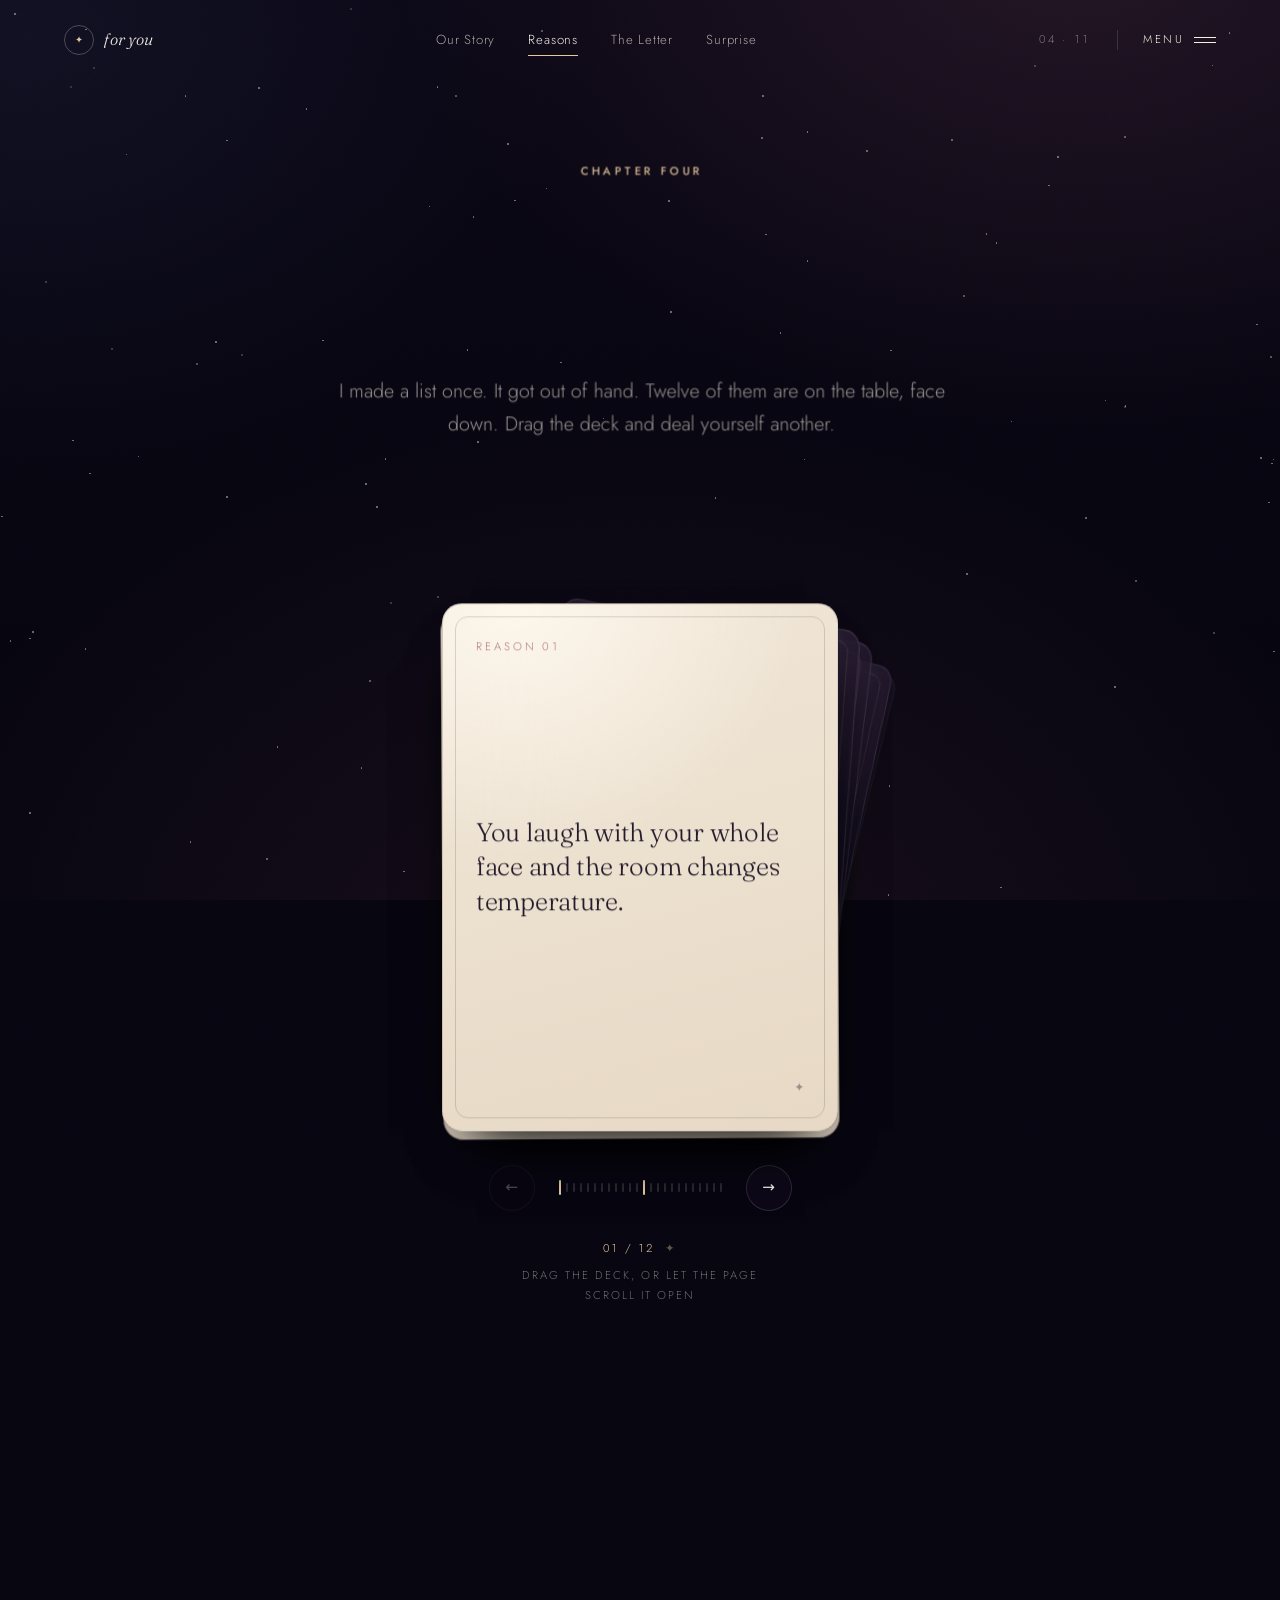
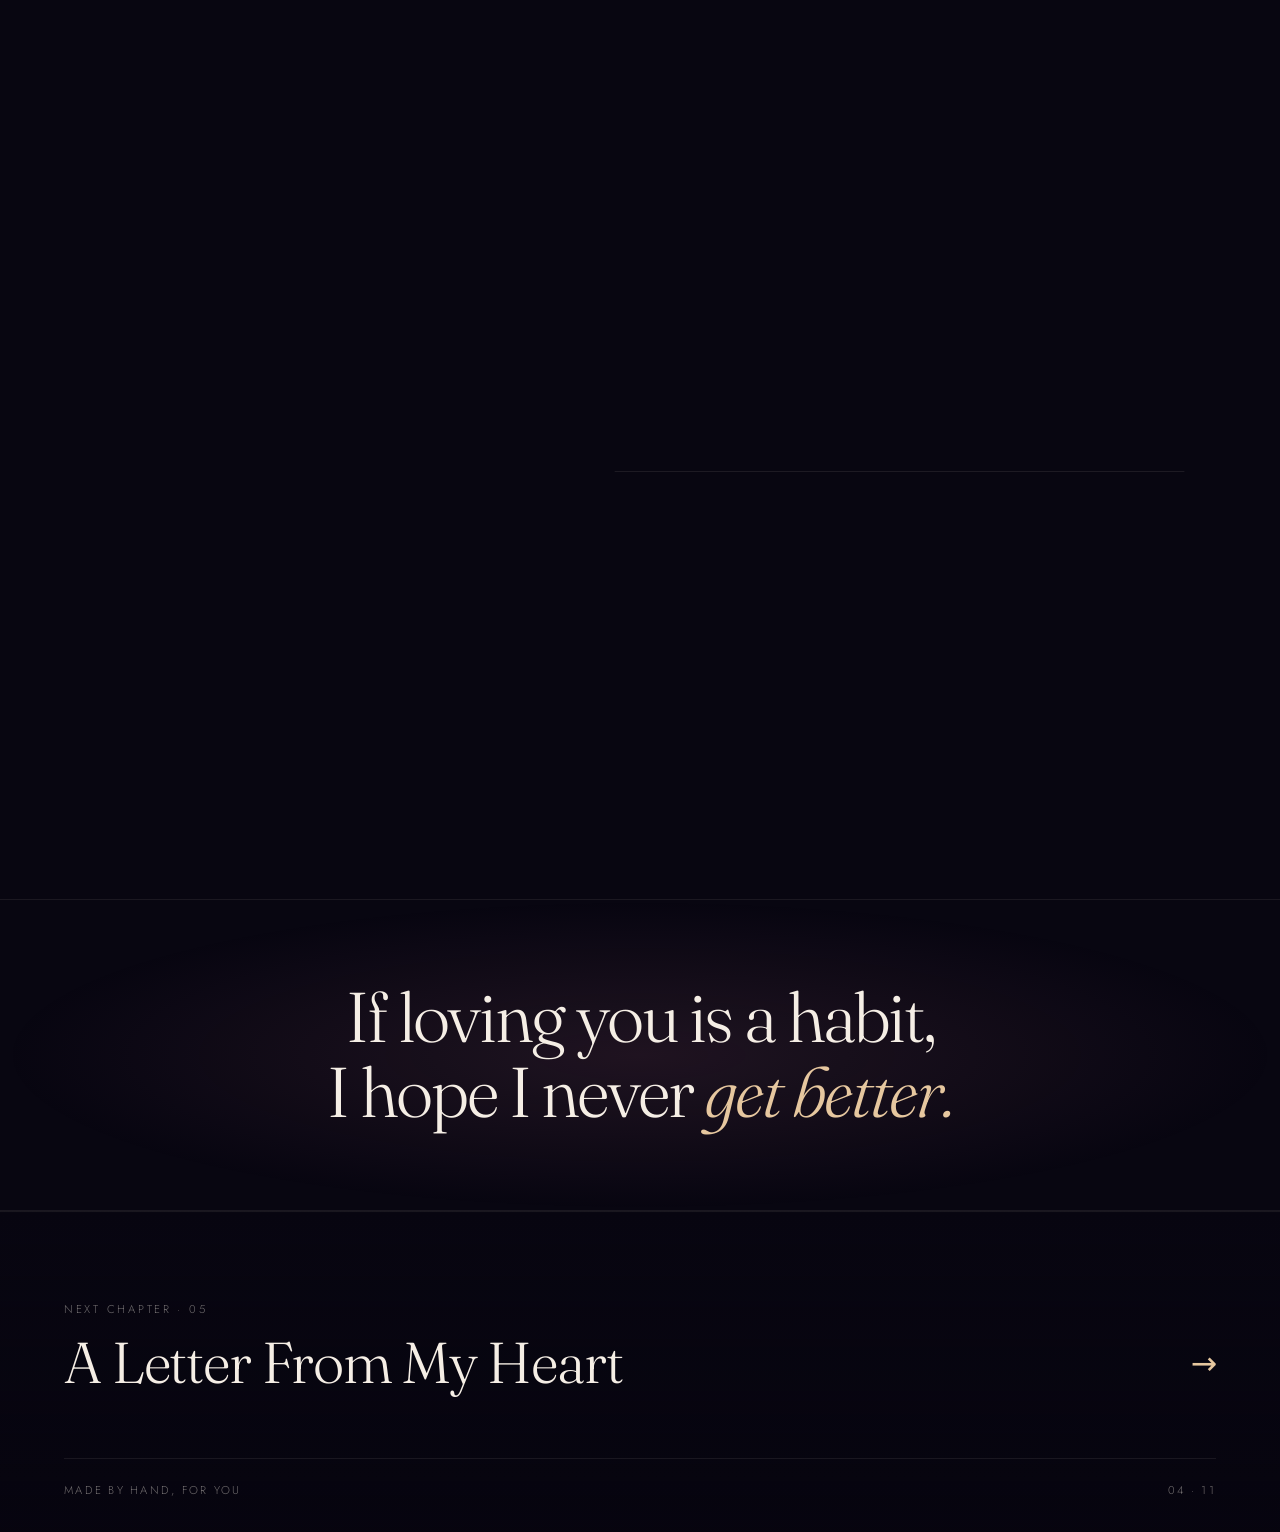
<file: __deckdom3.html>
<!DOCTYPE html>
<html lang="en" class="lenis has-lamp is-ready" style="scroll-behavior: auto;"><head>
<meta charset="utf-8">
<meta name="viewport" content="width=device-width, initial-scale=1, viewport-fit=cover">
<title>Reasons I Love You · November 4</title>
<meta name="description" content="Twelve of a thousand reasons. Drag the deck and deal yourself another. Chapter four.">
<meta name="theme-color" content="#080611">
<script src="js/gate.js"></script>
<link rel="icon" href="data:image/svg+xml,%3Csvg xmlns='http://www.w3.org/2000/svg' viewBox='0 0 32 32'%3E%3Ctext y='25' x='4' font-size='24' fill='%23e6c79f'%3E%E2%99%A5%3C/text%3E%3C/svg%3E">
<link rel="preconnect" href="https://fonts.googleapis.com">
<link rel="preconnect" href="https://fonts.gstatic.com" crossorigin="">
<link href="https://fonts.googleapis.com/css2?family=Fraunces:ital,opsz,wght@0,9..144,300..700;1,9..144,300..700&amp;family=Jost:wght@300;400;500&amp;display=swap" rel="stylesheet">
<link rel="stylesheet" href="css/tokens.css">
<link rel="stylesheet" href="css/base.css">
<link rel="stylesheet" href="css/components.css">
<link rel="stylesheet" href="css/pages.css">
<link rel="stylesheet" href="css/deck.css">
</head>
<body data-page="reasons" style="">

<a class="skip" href="#main">Skip to the content</a>

<div class="veil" aria-hidden="true"><span class="veil-mark">✦</span></div>
<div class="grain" aria-hidden="true"></div>
<div class="stardust" data-stardust="" aria-hidden="true"><span class="dust dust--gold" style="left: 34.17%; top: 66.2%; --twinkle-dur: 7.1s; --twinkle-delay: 5.5s; opacity: 0.38;"></span><span class="dust" style="left: 56.64%; top: 98.24%; --twinkle-dur: 7.4s; --twinkle-delay: 0.6s;"></span><span class="dust" style="left: 58.24%; top: 72.16%; --twinkle-dur: 7.0s; --twinkle-delay: 0.4s;"></span><span class="dust" style="left: 30.07%; top: 50.91%; --twinkle-dur: 6.5s; --twinkle-delay: 5.1s;"></span><span class="dust" style="left: 55.84%; top: 55.27%; --twinkle-dur: 5.8s; --twinkle-delay: 0.3s;"></span><span class="dust" style="left: 6.64%; top: 72.05%; --twinkle-dur: 8.0s; --twinkle-delay: 4.9s;"></span><span class="dust" style="left: 10.77%; top: 50.62%; --twinkle-dur: 5.9s; --twinkle-delay: 0.0s;"></span><span class="dust" style="left: 69.44%; top: 87.24%; --twinkle-dur: 4.1s; --twinkle-delay: 5.5s;"></span><span class="dust dust--gold" style="left: 84.74%; top: 57.43%; --twinkle-dur: 6.1s; --twinkle-delay: 3.0s; opacity: 0.62;"></span><span class="dust" style="left: 87.05%; top: 76.27%; --twinkle-dur: 3.7s; --twinkle-delay: 3.6s;"></span><span class="dust" style="left: 9.83%; top: 17.08%; --twinkle-dur: 6.4s; --twinkle-delay: 2.7s;"></span><span class="dust" style="left: 66.55%; top: 86.22%; --twinkle-dur: 5.3s; --twinkle-delay: 2.2s;"></span><span class="dust" style="left: 31.5%; top: 96.77%; --twinkle-dur: 4.5s; --twinkle-delay: 2.2s;"></span><span class="dust dust--gold" style="left: 87.83%; top: 15.11%; --twinkle-dur: 8.2s; --twinkle-delay: 4.6s; opacity: 0.55;"></span><span class="dust" style="left: 17.68%; top: 15.54%; --twinkle-dur: 3.9s; --twinkle-delay: 3.6s;"></span><span class="dust" style="left: 62.8%; top: 50.95%; --twinkle-dur: 5.2s; --twinkle-delay: 0.5s;"></span><span class="dust" style="left: 69.55%; top: 38.85%; --twinkle-dur: 6.3s; --twinkle-delay: 3.8s;"></span><span class="dust dust--gold" style="left: 42.23%; top: 3.28%; --twinkle-dur: 8.1s; --twinkle-delay: 3.7s; opacity: 0.51;"></span><span class="dust" style="left: 99.3%; top: 51.39%; --twinkle-dur: 8.0s; --twinkle-delay: 0.5s;"></span><span class="dust" style="left: 78.16%; top: 98.53%; --twinkle-dur: 4.1s; --twinkle-delay: 4.3s;"></span><span class="dust" style="left: 81.9%; top: 20.54%; --twinkle-dur: 5.8s; --twinkle-delay: 1.3s;"></span><span class="dust" style="left: 2.53%; top: 70.14%; --twinkle-dur: 6.7s; --twinkle-delay: 3.6s;"></span><span class="dust" style="left: 49.41%; top: 83.82%; --twinkle-dur: 7.3s; --twinkle-delay: 0.9s;"></span><span class="dust" style="left: 33.48%; top: 22.84%; --twinkle-dur: 5.8s; --twinkle-delay: 1.4s;"></span><span class="dust" style="left: 0.11%; top: 57.31%; --twinkle-dur: 6.5s; --twinkle-delay: 1.1s;"></span><span class="dust" style="left: 6.65%; top: 3.2%; --twinkle-dur: 8.2s; --twinkle-delay: 0.3s;"></span><span class="dust" style="left: 40.16%; top: 22.2%; --twinkle-dur: 7.9s; --twinkle-delay: 4.4s;"></span><span class="dust" style="left: 21.62%; top: 82.91%; --twinkle-dur: 3.6s; --twinkle-delay: 0.3s;"></span><span class="dust dust--gold" style="left: 87.8%; top: 45.16%; --twinkle-dur: 6.1s; --twinkle-delay: 1.4s; opacity: 0.32;"></span><span class="dust" style="left: 23.89%; top: 12.02%; --twinkle-dur: 5.4s; --twinkle-delay: 3.8s;"></span><span class="dust dust--gold" style="left: 3.51%; top: 31.21%; --twinkle-dur: 8.5s; --twinkle-delay: 0.0s; opacity: 0.33;"></span><span class="dust dust--gold" style="left: 8.67%; top: 38.69%; --twinkle-dur: 6.2s; --twinkle-delay: 4.4s; opacity: 0.32;"></span><span class="dust" style="left: 99.09%; top: 55.73%; --twinkle-dur: 4.3s; --twinkle-delay: 5.5s;"></span><span class="dust" style="left: 52.2%; top: 22.24%; --twinkle-dur: 4.1s; --twinkle-delay: 1.9s;"></span><span class="dust dust--gold" style="left: 80.8%; top: 7.18%; --twinkle-dur: 6.6s; --twinkle-delay: 2.8s; opacity: 0.37;"></span><span class="dust" style="left: 28.54%; top: 53.67%; --twinkle-dur: 6.7s; --twinkle-delay: 2.1s;"></span></div>
<div class="lamp" data-lamp="" aria-hidden="true" style="translate: none; rotate: none; scale: none; transform: translate(-50%, -50%) translate(-239.25px, -239.25px);"></div>

<header class="nav" data-nav="">
  <a class="brand" href="index.html" aria-label="For you, back to the beginning">
    <span class="brand-mark" aria-hidden="true">✦</span>
    <span class="brand-name">for you</span>
  </a>
  <nav class="nav-links" aria-label="Chapters">
    <a href="story.html">Our Story</a>
    <a href="reasons.html" aria-current="page">Reasons</a>
    <a href="letter.html">The Letter</a>
    <a href="surprise.html">Surprise</a>
  </nav>
  <div class="nav-right">
    <span class="nav-date" aria-hidden="true">04 · 11</span>
    <button class="menu-btn" type="button" data-menu-open="" aria-expanded="false" aria-controls="menu">
      <span class="menu-btn-text">Menu</span>
      <span class="menu-btn-icon" aria-hidden="true"><i></i><i></i></span>
    </button>
  </div>
</header>

<div class="progress" aria-hidden="true"><span data-progress="" style="transform: scaleX(0);"></span></div>

<div class="menu" id="menu" hidden="">
  <div class="menu-inner">
    <div class="menu-head">
      <span class="eyebrow">Seven chapters</span>
      <button class="menu-close" type="button" data-menu-close="" aria-label="Close the menu">Close</button>
    </div>
    <nav class="menu-list" aria-label="All chapters">
      <a href="index.html"><span class="menu-num">01</span><span class="menu-title">The Invitation</span></a>
      <a href="celebration.html"><span class="menu-num">02</span><span class="menu-title">Make a Wish</span></a>
      <a href="story.html"><span class="menu-num">03</span><span class="menu-title">Our Story</span></a>
      <a href="reasons.html" aria-current="page"><span class="menu-num">04</span><span class="menu-title">Reasons I Love You</span></a>
      <a href="letter.html"><span class="menu-num">05</span><span class="menu-title">A Letter</span></a>
      <a href="surprise.html"><span class="menu-num">06</span><span class="menu-title">A Surprise</span></a>
      <a href="wish.html"><span class="menu-num">07</span><span class="menu-title">The Last Page</span></a>
    </nav>
    <div class="menu-foot">
      <p>Made by hand. For you.</p>
      <p class="menu-date">November 4</p>
    </div>
  </div>
</div>

<main id="main">

  <header class="page-hero page-hero--center">
    <div class="wrap">
      <p class="eyebrow" data-reveal="" data-revealed="1" style="translate: none; rotate: none; scale: none; opacity: 0.913; transform: translate3d(0px, 2.263px, 0px);">Chapter four</p>
      <h1 class="page-title">
        <span class="line"><span class="line-in" data-hero-line="" style="translate: none; rotate: none; scale: none; transform: translate(0%, 112.106%) translate3d(0px, 0px, 0px);">Reasons I love you,</span></span>
        <span class="line"><span class="line-in" data-hero-line="" style="translate: none; rotate: none; scale: none; transform: translate(0%, 118%);"><em>one at a time.</em></span></span>
      </h1>
      <p class="page-lede" data-reveal="" data-revealed="1" style="translate: none; rotate: none; scale: none; opacity: 0.913; transform: translate3d(0px, 2.263px, 0px);">
        I made a list once. It got out of hand. Twelve of them are on the table,
        face down. Drag the deck and deal yourself another.
      </p>
    </div>
  </header>

  <section class="deck-section" data-deck-section="" aria-labelledby="deck-heading">
    <h2 class="sr-only" id="deck-heading">A deck of reasons</h2>
    <div class="wrap deck-wrap">
      <div class="deck-stage" style="translate: none; rotate: none; scale: none; transform: translate3d(0px, 13.2725px, 0px);">
        <div class="deck-glow" aria-hidden="true"></div>

        <div class="deck" data-deck="" tabindex="0" role="group" aria-roledescription="deck of cards" aria-label="Reason 1 of 12. You laugh with your whole face and the room changes temperature. Drag, swipe, or use the arrow keys for the next one.">
          <!-- the twelve cards are built from js/config.js -->
        <article class="deck-card is-front" style="transform: translate3d(0px, 0px, 0px) rotate(0deg) scale(1); opacity: 1; z-index: 60;"><div class="deck-card__shell" style="translate: none; rotate: none; scale: none; opacity: 0.913; transform: translate(0%, 1.3926%) translate3d(0px, 0px, 0px) rotate(-0.3481deg);"><div class="deck-card__cover" aria-hidden="true"><span class="deck-card__num">01</span><span class="deck-card__glyph">✦</span><span class="deck-card__seal">a reason</span></div><div class="deck-card__note"><span class="deck-card__index">reason 01</span><p class="deck-card__text">You laugh with your whole face and the room changes temperature.</p><span class="deck-card__flourish" aria-hidden="true">✦</span></div></div></article><article class="deck-card" aria-hidden="true" style="transform: translate3d(16.09px, -11.8px, -34px) rotate(3.79deg) scale(0.97); opacity: 1; z-index: 54;"><div class="deck-card__shell" style="translate: none; rotate: none; scale: none; opacity: 0.8695; transform: translate(0%, 2.0882%) translate3d(0px, 0px, 0px) rotate(0.522deg);"><div class="deck-card__cover" aria-hidden="true"><span class="deck-card__num">02</span><span class="deck-card__glyph">✦</span><span class="deck-card__seal">a reason</span></div><div class="deck-card__note"><span class="deck-card__index">reason 02</span><p class="deck-card__text">You remember the small things. The tea I like. The song I stopped listening to.</p><span class="deck-card__flourish" aria-hidden="true">✦</span></div></div></article><article class="deck-card" aria-hidden="true" style="transform: translate3d(32.18px, -23.6px, -68px) rotate(7.59deg) scale(0.94); opacity: 1; z-index: 48;"><div class="deck-card__shell" style="translate: none; rotate: none; scale: none; opacity: 0.8115; transform: translate(0%, 3.0166%) translate3d(0px, 0px, 0px) rotate(-0.7542deg);"><div class="deck-card__cover" aria-hidden="true"><span class="deck-card__num">03</span><span class="deck-card__glyph">✦</span><span class="deck-card__seal">a reason</span></div><div class="deck-card__note"><span class="deck-card__index">reason 03</span><p class="deck-card__text">You are brave in ways you never give yourself credit for.</p><span class="deck-card__flourish" aria-hidden="true">✦</span></div></div></article><article class="deck-card" aria-hidden="true" style="transform: translate3d(48.28px, -35.4px, -102px) rotate(11.38deg) scale(0.91); opacity: 1; z-index: 42;"><div class="deck-card__shell" style="translate: none; rotate: none; scale: none; opacity: 0.7359; transform: translate(0%, 4.2249%) translate3d(0px, 0px, 0px) rotate(1.0562deg);"><div class="deck-card__cover" aria-hidden="true"><span class="deck-card__num">04</span><span class="deck-card__glyph">✦</span><span class="deck-card__seal">a reason</span></div><div class="deck-card__note"><span class="deck-card__index">reason 04</span><p class="deck-card__text">You make ordinary Tuesdays feel like they matter.</p><span class="deck-card__flourish" aria-hidden="true">✦</span></div></div></article><article class="deck-card" aria-hidden="true" style="transform: translate3d(64.37px, -47.2px, -136px) rotate(15.17deg) scale(0.88); opacity: 0.4; z-index: 36;"><div class="deck-card__shell" style="translate: none; rotate: none; scale: none; opacity: 0.6397; transform: translate(0%, 5.7642%) translate3d(0px, 0px, 0px) rotate(-1.441deg);"><div class="deck-card__cover" aria-hidden="true"><span class="deck-card__num">05</span><span class="deck-card__glyph">✦</span><span class="deck-card__seal">a reason</span></div><div class="deck-card__note"><span class="deck-card__index">reason 05</span><p class="deck-card__text">The way you say my name when you are half asleep.</p><span class="deck-card__flourish" aria-hidden="true">✦</span></div></div></article><article class="deck-card" aria-hidden="true" style="transform: translate3d(80.46px, -59px, -170px) rotate(18.96deg) scale(0.85); opacity: 0; z-index: 30;"><div class="deck-card__shell" style="translate: none; rotate: none; scale: none; opacity: 0.5194; transform: translate(0%, 7.6901%) translate3d(0px, 0px, 0px) rotate(1.9225deg);"><div class="deck-card__cover" aria-hidden="true"><span class="deck-card__num">06</span><span class="deck-card__glyph">✦</span><span class="deck-card__seal">a reason</span></div><div class="deck-card__note"><span class="deck-card__index">reason 06</span><p class="deck-card__text">You argue for me even on the days I forget to argue for myself.</p><span class="deck-card__flourish" aria-hidden="true">✦</span></div></div></article><article class="deck-card" aria-hidden="true" style="transform: translate3d(96.55px, -70.8px, -204px) rotate(22.76deg) scale(0.82); opacity: 0; z-index: 24;"><div class="deck-card__shell" style="translate: none; rotate: none; scale: none; opacity: 0.3711; transform: translate(0%, 10.0625%) translate3d(0px, 0px, 0px) rotate(-2.5156deg);"><div class="deck-card__cover" aria-hidden="true"><span class="deck-card__num">07</span><span class="deck-card__glyph">✦</span><span class="deck-card__seal">a reason</span></div><div class="deck-card__note"><span class="deck-card__index">reason 07</span><p class="deck-card__text">You send me things at two in the morning because they reminded you of us.</p><span class="deck-card__flourish" aria-hidden="true">✦</span></div></div></article><article class="deck-card" aria-hidden="true" style="transform: translate3d(96.55px, -70.8px, -204px) rotate(22.76deg) scale(0.82); opacity: 0; z-index: 18;"><div class="deck-card__shell" style="translate: none; rotate: none; scale: none; opacity: 0.1909; transform: translate(0%, 12.9457%) translate3d(0px, 0px, 0px) rotate(3.2364deg);"><div class="deck-card__cover" aria-hidden="true"><span class="deck-card__num">08</span><span class="deck-card__glyph">✦</span><span class="deck-card__seal">a reason</span></div><div class="deck-card__note"><span class="deck-card__index">reason 08</span><p class="deck-card__text">You are gentle with people who can do nothing for you.</p><span class="deck-card__flourish" aria-hidden="true">✦</span></div></div></article><article class="deck-card" aria-hidden="true" style="transform: translate3d(96.55px, -70.8px, -204px) rotate(22.76deg) scale(0.82); opacity: 0; z-index: 12;"><div class="deck-card__shell" style="translate: none; rotate: none; scale: none; opacity: 0; transform: translate(0%, 16%) rotate(-4deg);"><div class="deck-card__cover" aria-hidden="true"><span class="deck-card__num">09</span><span class="deck-card__glyph">✦</span><span class="deck-card__seal">a reason</span></div><div class="deck-card__note"><span class="deck-card__index">reason 09</span><p class="deck-card__text">Your hand finds mine in a crowd without looking.</p><span class="deck-card__flourish" aria-hidden="true">✦</span></div></div></article><article class="deck-card" aria-hidden="true" style="transform: translate3d(96.55px, -70.8px, -204px) rotate(22.76deg) scale(0.82); opacity: 0; z-index: 6;"><div class="deck-card__shell" style="translate: none; rotate: none; scale: none; opacity: 0; transform: translate(0%, 16%) rotate(4deg);"><div class="deck-card__cover" aria-hidden="true"><span class="deck-card__num">10</span><span class="deck-card__glyph">✦</span><span class="deck-card__seal">a reason</span></div><div class="deck-card__note"><span class="deck-card__index">reason 10</span><p class="deck-card__text">You forgive me faster than I deserve.</p><span class="deck-card__flourish" aria-hidden="true">✦</span></div></div></article><article class="deck-card" aria-hidden="true" style="transform: translate3d(96.55px, -70.8px, -204px) rotate(22.76deg) scale(0.82); opacity: 0; z-index: 0;"><div class="deck-card__shell" style="translate: none; rotate: none; scale: none; opacity: 0; transform: translate(0%, 16%) rotate(-4deg);"><div class="deck-card__cover" aria-hidden="true"><span class="deck-card__num">11</span><span class="deck-card__glyph">✦</span><span class="deck-card__seal">a reason</span></div><div class="deck-card__note"><span class="deck-card__index">reason 11</span><p class="deck-card__text">You are the only person I never get tired of telling my day to.</p><span class="deck-card__flourish" aria-hidden="true">✦</span></div></div></article><article class="deck-card" aria-hidden="true" style="transform: translate3d(96.55px, -70.8px, -204px) rotate(22.76deg) scale(0.82); opacity: 0; z-index: -6;"><div class="deck-card__shell" style="translate: none; rotate: none; scale: none; opacity: 0; transform: translate(0%, 16%) rotate(4deg);"><div class="deck-card__cover" aria-hidden="true"><span class="deck-card__num">12</span><span class="deck-card__glyph">✦</span><span class="deck-card__seal">a reason</span></div><div class="deck-card__note"><span class="deck-card__index">reason 12</span><p class="deck-card__text">Because loving you is the easiest thing I have ever done, and the one I am proudest of.</p><span class="deck-card__flourish" aria-hidden="true">✦</span></div></div></article></div>
      </div>

      <noscript>
        <p class="deck-fallback">The deck itself needs JavaScript. The twelve reasons are still true either way.</p>
      </noscript>

      <p class="deck-live sr-only" aria-live="polite" data-deck-live=""></p>

      <div class="deck-controls">
        <button class="deck-step" type="button" data-deck-prev="" aria-label="The reason before this one" disabled="">
          <span aria-hidden="true">←</span>
        </button>
        <div class="deck-meter" data-deck-meter="" aria-hidden="true"><span class="is-on"></span><span></span><span></span><span></span><span></span><span></span><span></span><span></span><span></span><span></span><span></span><span></span></div>
        <button class="deck-step" type="button" data-deck-next="" aria-label="The next reason">
          <span aria-hidden="true">→</span>
        </button>
      </div>

      <p class="deck-hint">
        <span data-deck-count="">01 / 12</span>
        <span class="deck-hint-dot" aria-hidden="true">✦</span>
        <span>Drag the deck, or let the page scroll it open</span>
      </p>
    </div>
  </section>

  <section class="section small-things">
    <div class="wrap small-grid">
      <div>
        <p class="eyebrow" data-reveal="" data-revealed="1" style="translate: none; rotate: none; scale: none; opacity: 0; transform: translate(0px, 26px);">The small ones</p>
        <h2 class="sec-title" data-reveal="" data-revealed="1" style="translate: none; rotate: none; scale: none; opacity: 0; transform: translate(0px, 26px);">The things too small <em>to be a whole reason.</em></h2>
      </div>
      <ul class="small-list">
        <li data-reveal="" data-revealed="1" style="translate: none; rotate: none; scale: none; opacity: 0; transform: translate(0px, 26px);"><span class="small-num">01</span><span>You save me the last bite without announcing it.</span></li>
        
        <li data-reveal="" data-revealed="1" style="translate: none; rotate: none; scale: none; opacity: 0; transform: translate(0px, 26px);"><span class="small-num">03</span><span>Your hair smell, entirely unbothered by physics.</span></li>
        <li data-reveal="" data-revealed="1" style="translate: none; rotate: none; scale: none; opacity: 0; transform: translate(0px, 26px);"><span class="small-num">04</span><span>You send me a song with no context and it is always right.</span></li>
        <li data-reveal="" data-revealed="1" style="translate: none; rotate: none; scale: none; opacity: 0; transform: translate(0px, 26px);"><span class="small-num">05</span><span>The way you say "come here" when you can tell I am spiralling.</span></li>
        <li data-reveal="" data-revealed="1" style="translate: none; rotate: none; scale: none; opacity: 0; transform: translate(0px, 26px);"><span class="small-num">06</span><span>You get excited about weather. Weather. I find it adorable.</span></li>
        <li data-reveal="" data-revealed="1" style="translate: none; rotate: none; scale: none; opacity: 0; transform: translate(0px, 26px);"><span class="small-num">07</span><span>You remember the version of a story I told once, badly, at 3 a.m.</span></li>
       
      </ul>
    </div>
  </section>

  <section class="quote-band quote-band--short" aria-label="One more reason">
    <p class="quote-text" data-parallax-quote="">
      If loving you is a habit,<br>
      I hope I never <em>get better.</em>
    </p>
  </section>

</main>

<footer class="site-foot">
  <nav class="next-chapter" aria-label="Next chapter">
    <a href="letter.html">
      <span class="next-kicker">Next chapter · 05</span>
      <span class="next-title">A Letter From My Heart <span class="next-arrow" aria-hidden="true">→</span></span>
    </a>
  </nav>
  <div class="foot-meta">
    <span>Made by hand, for you</span>
    <span>04 · 11</span>
  </div>
</footer>

<noscript><style>.veil{display:none}</style></noscript>

<script src="vendor/gsap.min.js" defer=""></script>
<script src="vendor/ScrollTrigger.min.js" defer=""></script>
<script src="vendor/lenis.min.js" defer=""></script>
<script src="js/config.js" defer=""></script>
<script src="js/core.js" defer=""></script>
<script src="js/deck.js" defer=""></script>
<script src="js/pages.js" defer=""></script>
<script src="js/main.js" defer=""></script>

<script>
(function () {
  var pre = document.createElement("pre");
  pre.id = "__t";
  pre.style.cssText = "font:12px monospace;white-space:pre-wrap";
  var log = [];
  function say(k, v) { log.push(k + ": " + v); pre.textContent = log.join("
"); }
  say("ALIVE", "probe parsed");
  function start() {
    try {
      say("pre in dom", !!document.body.contains(pre));
      var deck = document.querySelector("[data-deck]");
      var cards = document.querySelectorAll(".deck-card");
      var count = document.querySelector("[data-deck-count]");
      say("cards", cards.length);
      say("count", count.textContent.trim());
      say("scrollY", window.scrollY);
      say("lenis", window.App && App.lenis ? "present" : "absent");
      say("card2 start", cards[2].style.transform);
      say("stage start", deck.parentNode.style.transform);

      if (window.App && App.lenis) App.lenis.scrollTo(700, { immediate: true });
      else window.scrollTo(0, 700);

      setTimeout(function () {
        say("scrollY after lenis", Math.round(window.scrollY));
        say("card2 after", cards[2].style.transform);
        say("stage after", deck.parentNode.style.transform);
        say("count after scroll", count.textContent.trim());
        say("DONE", "true");
      }, 1200);
    } catch (err) {
      say("ERROR", err.message);
    }
  }
  document.body.appendChild(pre);
  setTimeout(start, 900);
  window.addEventListener("error", function (e) { say("PAGE ERROR", e.message); });
})();
</script>


</body></html>
</file>
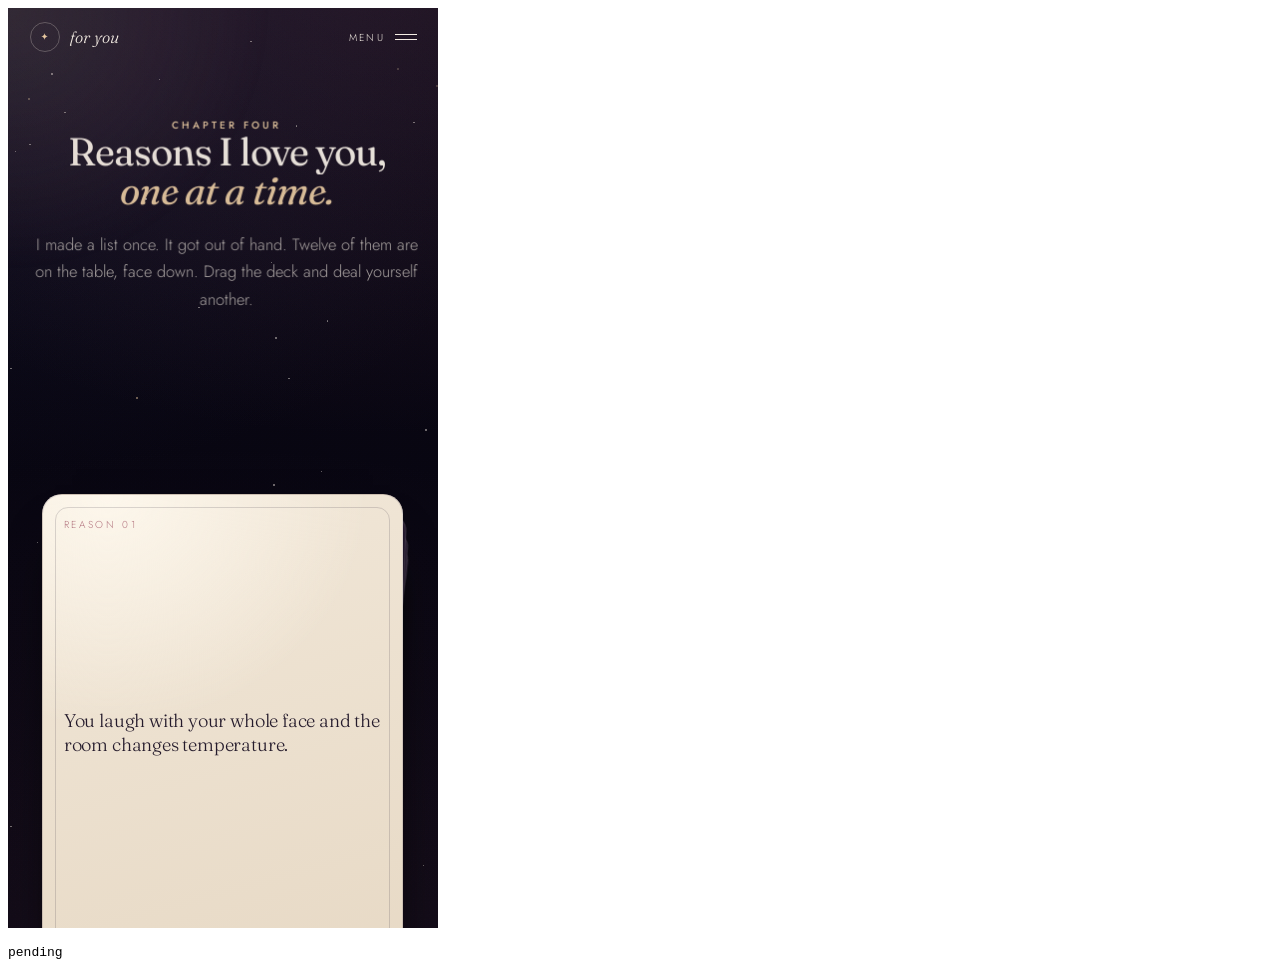
<file: __decktest.html>
<!doctype html>
<html lang="en">
<head><meta charset="utf-8"><title>deck test harness</title></head>
<body>
<iframe id="f" src="reasons.html?preview" style="width:430px;height:920px;border:0"></iframe>
<pre id="log">pending</pre>
<script>
var out = [];
var el = document.getElementById("log");
function say(k, v) { out.push(k + ": " + v); el.textContent = out.join("\n"); }
function wait(ms) { return new Promise(function (r) { setTimeout(r, ms); }); }

var f = document.getElementById("f");
f.addEventListener("load", function () { setTimeout(run, 1500); });

function run() {
  var d = f.contentDocument;
  var w = f.contentWindow;

  w.addEventListener("error", function (e) { say("IFRAME ERROR", e.message); });

  var deck = d.querySelector("[data-deck]");
  var stage = deck.parentNode;
  var count = d.querySelector("[data-deck-count]");
  var live = d.querySelector("[data-deck-live]");
  var cards = Array.prototype.slice.call(d.querySelectorAll(".deck-card"));
  var prev = d.querySelector("[data-deck-prev]");
  var next = d.querySelector("[data-deck-next]");
  var section = d.querySelector("[data-deck-section]");

  function fire(type, x, y) {
    var ev = new w.PointerEvent(type, {
      bubbles: true, cancelable: true, clientX: x, clientY: y,
      pointerId: 11, pointerType: "mouse", button: 0, buttons: 1, isPrimary: true
    });
    stage.dispatchEvent(ev);
  }

  function tx(i) {
    return cards[i].style.transform;
  }

  say("cards", cards.length);
  say("notes", d.querySelectorAll(".deck-card__note").length);
  say("front count", d.querySelectorAll(".deck-card.is-front").length);
  say("front index", cards.indexOf(d.querySelector(".deck-card.is-front")));
  say("front aria-hidden", cards[0].getAttribute("aria-hidden"));
  say("back aria-hidden", cards[1].getAttribute("aria-hidden"));
  say("count", count.textContent.trim());
  say("prev disabled", prev.disabled);
  say("next disabled", next.disabled);
  say("card0 transform", tx(0));
  say("card1 transform", tx(1));

  var rect = stage.getBoundingClientRect();
  var cx = rect.left + rect.width / 2;
  var cy = rect.top + rect.height / 2;

  // 1. drag left, past the threshold, then release with a little velocity
  fire("pointerdown", cx, cy);
  fire("pointermove", cx - 30, cy);
  fire("pointermove", cx - 90, cy);
  fire("pointermove", cx - 160, cy);
  fire("pointermove", cx - 230, cy);
  say("dragging class", stage.classList.contains("is-dragging"));
  say("mid-drag card0", tx(0));
  fire("pointerup", cx - 230, cy);

  wait(1500).then(function () {
    say("after drag count", count.textContent.trim());
    say("after drag front", cards.indexOf(d.querySelector(".deck-card.is-front")));
    say("after drag live", live.textContent.slice(0, 48));
    say("after drag prev disabled", prev.disabled);
    say("after drag card0 transform", tx(0));

    // 2. a vertical gesture must scroll the page, not the deck
    fire("pointerdown", cx, cy);
    fire("pointermove", cx + 6, cy - 60);
    fire("pointermove", cx + 8, cy - 120);
    fire("pointerup", cx + 8, cy - 120);
    return wait(300);
  }).then(function () {
    say("after vertical count", count.textContent.trim());
    say("after vertical dragging class", stage.classList.contains("is-dragging"));

    // 3. keyboard
    deck.dispatchEvent(new w.KeyboardEvent("keydown", { key: "ArrowRight", bubbles: true, cancelable: true }));
    return wait(1200);
  }).then(function () {
    say("after ArrowRight count", count.textContent.trim());
    say("after ArrowRight focusable", deck.getAttribute("tabindex"));

    // 4. buttons
    next.click();
    return wait(1200);
  }).then(function () {
    say("after next button count", count.textContent.trim());

    prev.click();
    return wait(1200);
  }).then(function () {
    say("after prev button count", count.textContent.trim());

    // 5. page scroll drives the fan spread, without touching the card index
    var before = tx(2);
    say("lenis", w.App && w.App.lenis ? "present" : "absent");
    say("scroll-behavior", w.getComputedStyle(d.documentElement).scrollBehavior);
    say("scrollHeight/height", d.documentElement.scrollHeight + "/" + w.innerHeight);
    var target = section.getBoundingClientRect().top + w.scrollY - 140;
    if (w.App && w.App.lenis) w.App.lenis.scrollTo(target, { immediate: true });
    else w.scrollTo(0, target);
    return wait(1400).then(function () {
      say("scroll y", Math.round(w.scrollY));
      say("card2 before scroll", before);
      say("card2 after scroll", tx(2));
      say("count after scroll", count.textContent.trim());
      say("stage drift", stage.style.transform || "(none yet)");

      // 6. drag back to the start, then past it (rubber band, no wrap)
      var r2 = stage.getBoundingClientRect();
      var x2 = r2.left + r2.width / 2;
      var y2 = r2.top + 120;
      fire("pointerdown", x2, y2);
      for (var i = 1; i <= 6; i++) fire("pointermove", x2 + i * 60, y2);
      say("rubber band card0", tx(0));
      fire("pointerup", x2 + 360, y2);
      return wait(1400);
    });
  }).then(function () {
    say("final count", count.textContent.trim());
    say("final front", cards.indexOf(d.querySelector(".deck-card.is-front")));
    say("final prev disabled", prev.disabled);
    say("is-ready", d.documentElement.classList.contains("is-ready"));
    say("DONE", "true");
  });
}
</script>
</body>
</html>
</file>
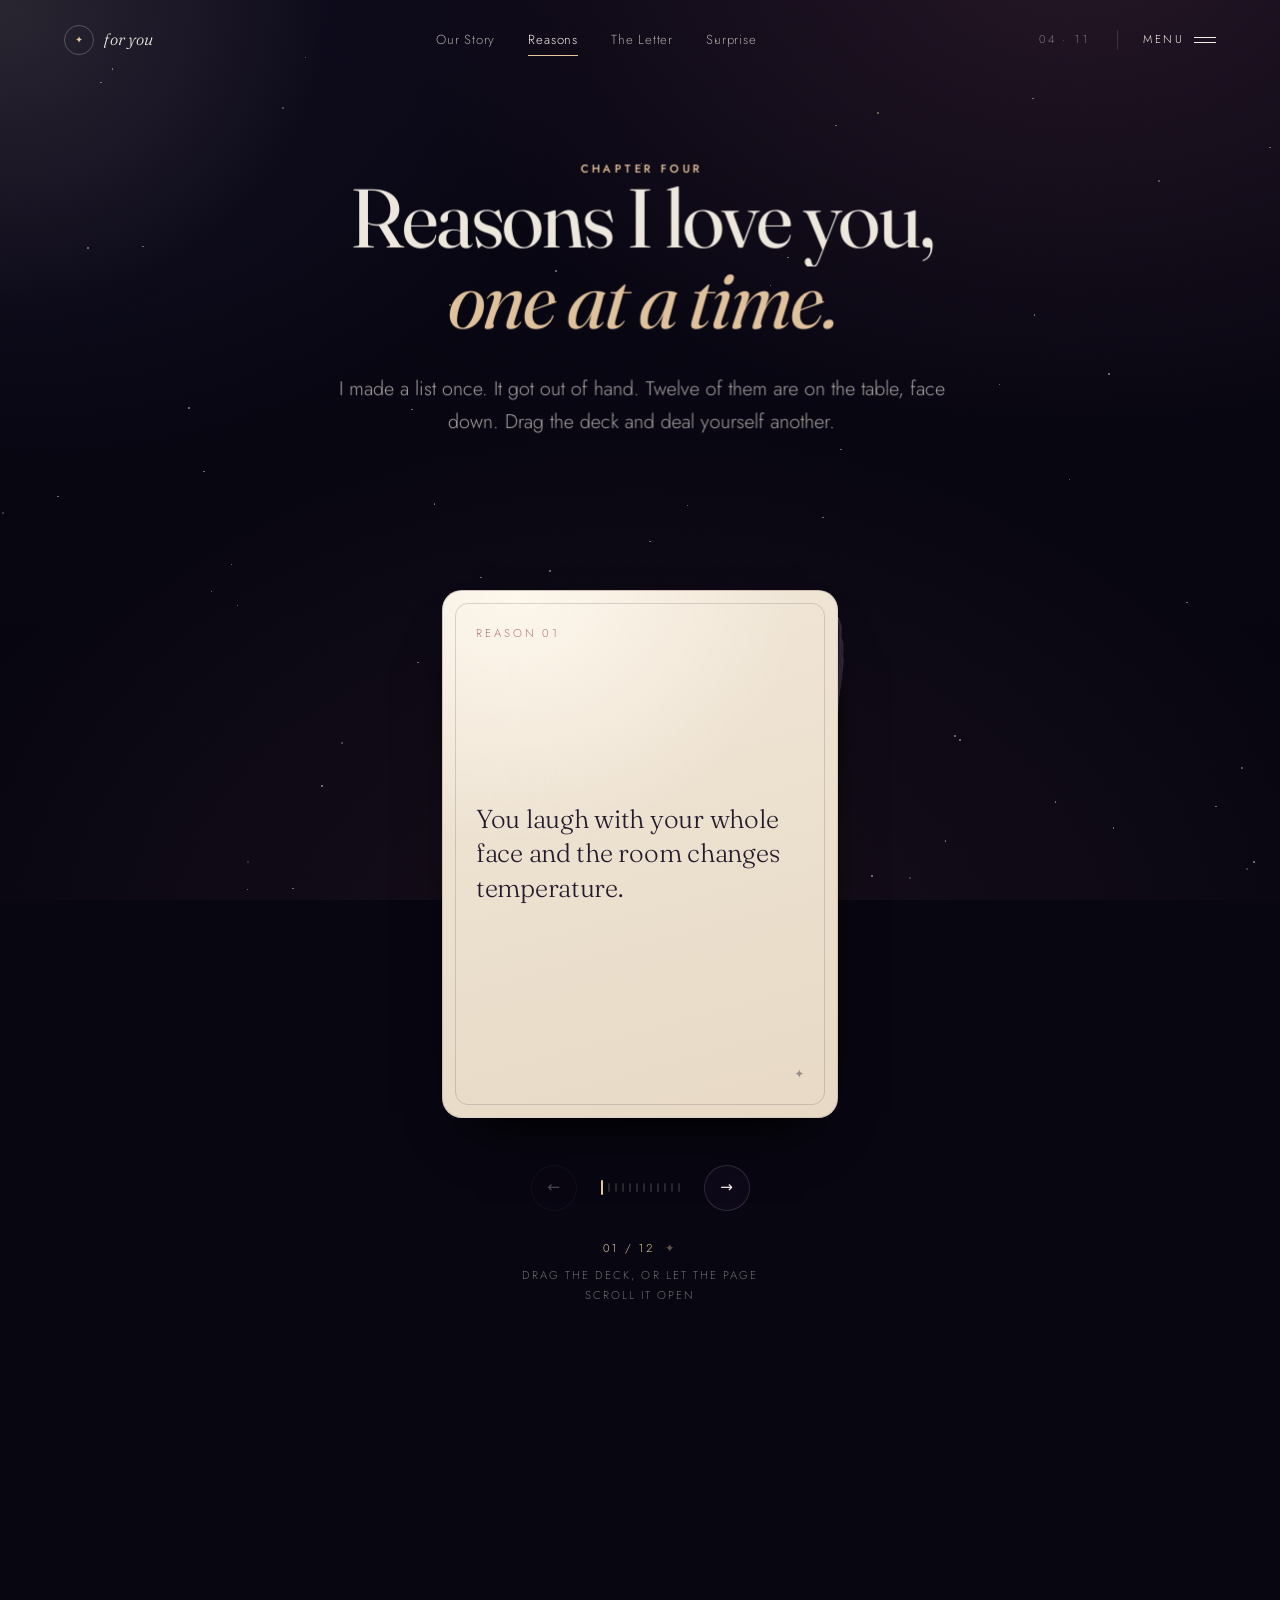
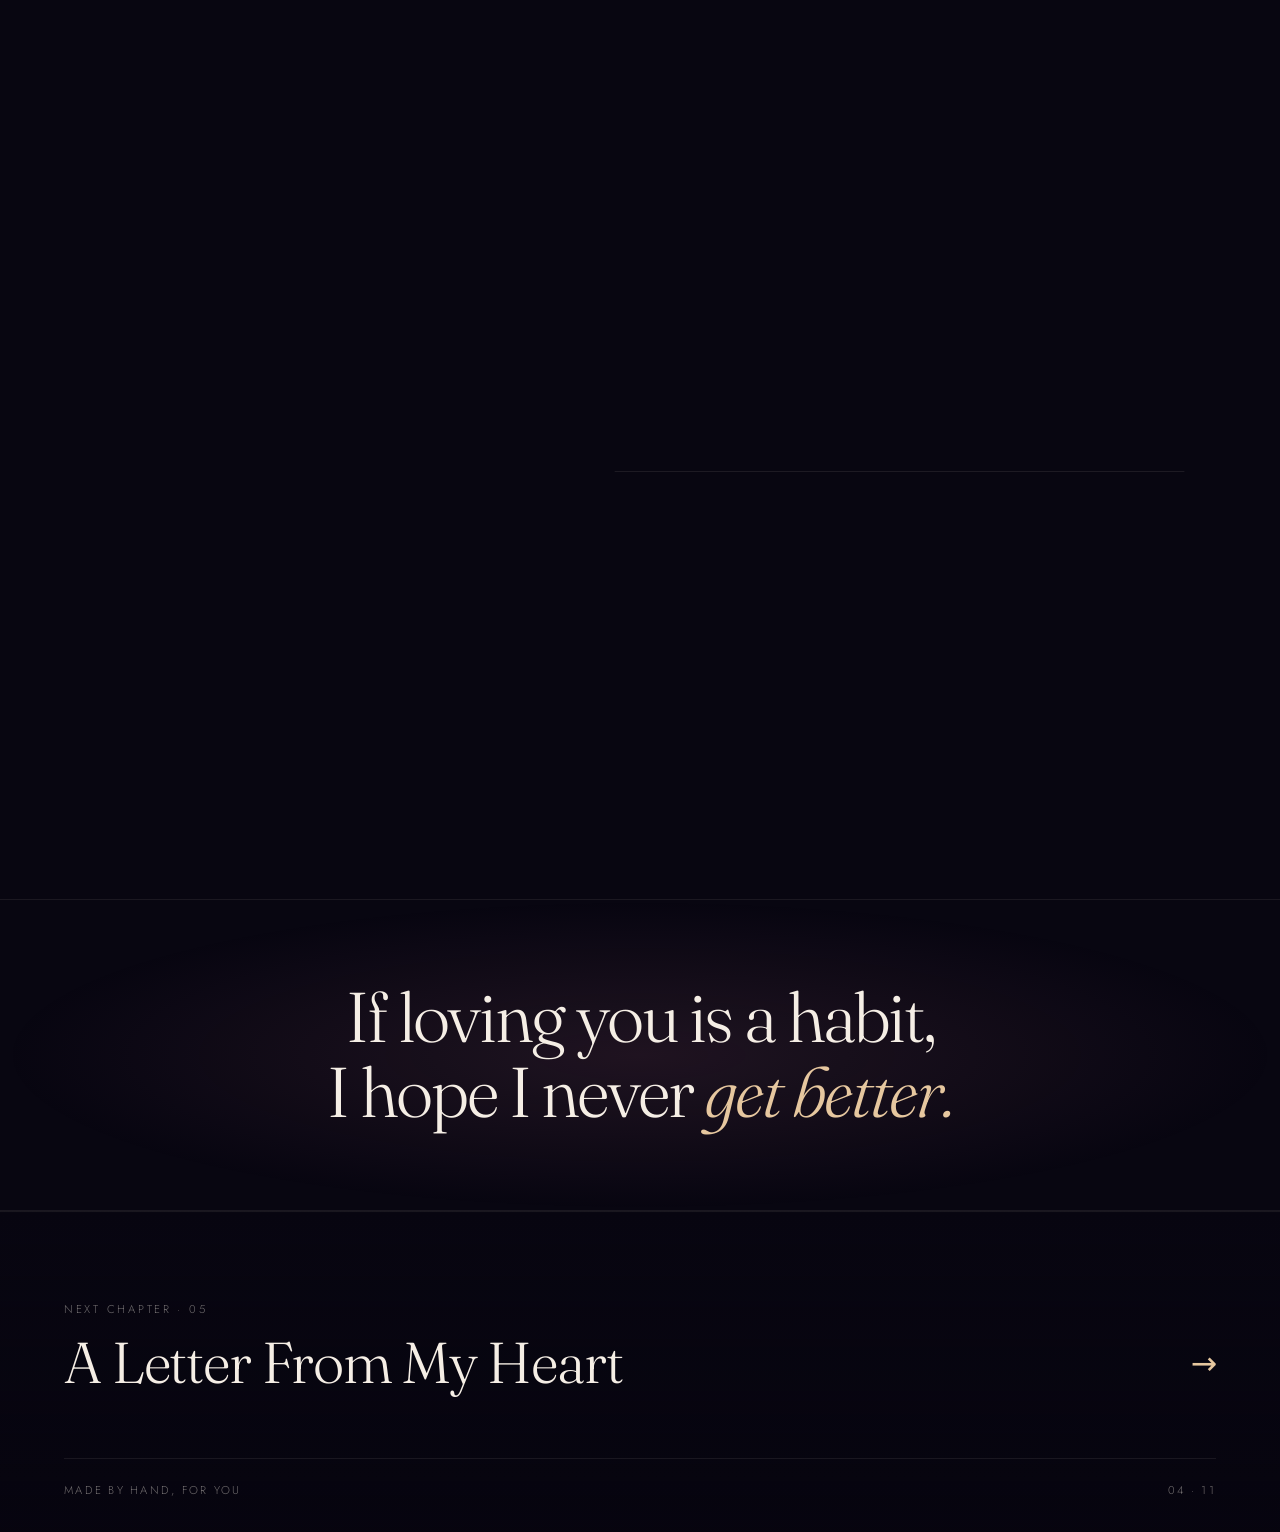
<file: __reasonstest.html>
<!doctype html>
<html lang="en">
<head>
<meta charset="utf-8">
<meta name="viewport" content="width=device-width, initial-scale=1, viewport-fit=cover">
<title>Reasons I Love You · November 4</title>
<meta name="description" content="Twelve of a thousand reasons. Drag the deck and deal yourself another. Chapter four.">
<meta name="theme-color" content="#080611">
<script src="js/gate.js"></script>
<link rel="icon" href="data:image/svg+xml,%3Csvg xmlns='http://www.w3.org/2000/svg' viewBox='0 0 32 32'%3E%3Ctext y='25' x='4' font-size='24' fill='%23e6c79f'%3E%E2%99%A5%3C/text%3E%3C/svg%3E">
<link rel="preconnect" href="https://fonts.googleapis.com">
<link rel="preconnect" href="https://fonts.gstatic.com" crossorigin>
<link href="https://fonts.googleapis.com/css2?family=Fraunces:ital,opsz,wght@0,9..144,300..700;1,9..144,300..700&family=Jost:wght@300;400;500&display=swap" rel="stylesheet">
<link rel="stylesheet" href="css/tokens.css">
<link rel="stylesheet" href="css/base.css">
<link rel="stylesheet" href="css/components.css">
<link rel="stylesheet" href="css/pages.css">
<link rel="stylesheet" href="css/deck.css">
</head>
<body data-page="reasons">

<a class="skip" href="#main">Skip to the content</a>

<div class="veil" aria-hidden="true"><span class="veil-mark">&#10022;</span></div>
<div class="grain" aria-hidden="true"></div>
<div class="stardust" data-stardust aria-hidden="true"></div>
<div class="lamp" data-lamp aria-hidden="true"></div>

<header class="nav" data-nav>
  <a class="brand" href="index.html" aria-label="For you, back to the beginning">
    <span class="brand-mark" aria-hidden="true">&#10022;</span>
    <span class="brand-name">for you</span>
  </a>
  <nav class="nav-links" aria-label="Chapters">
    <a href="story.html">Our Story</a>
    <a href="reasons.html" aria-current="page">Reasons</a>
    <a href="letter.html">The Letter</a>
    <a href="surprise.html">Surprise</a>
  </nav>
  <div class="nav-right">
    <span class="nav-date" aria-hidden="true">04 &middot; 11</span>
    <button class="menu-btn" type="button" data-menu-open aria-expanded="false" aria-controls="menu">
      <span class="menu-btn-text">Menu</span>
      <span class="menu-btn-icon" aria-hidden="true"><i></i><i></i></span>
    </button>
  </div>
</header>

<div class="progress" aria-hidden="true"><span data-progress></span></div>

<div class="menu" id="menu" hidden>
  <div class="menu-inner">
    <div class="menu-head">
      <span class="eyebrow">Seven chapters</span>
      <button class="menu-close" type="button" data-menu-close aria-label="Close the menu">Close</button>
    </div>
    <nav class="menu-list" aria-label="All chapters">
      <a href="index.html"><span class="menu-num">01</span><span class="menu-title">The Invitation</span></a>
      <a href="celebration.html"><span class="menu-num">02</span><span class="menu-title">Make a Wish</span></a>
      <a href="story.html"><span class="menu-num">03</span><span class="menu-title">Our Story</span></a>
      <a href="reasons.html" aria-current="page"><span class="menu-num">04</span><span class="menu-title">Reasons I Love You</span></a>
      <a href="letter.html"><span class="menu-num">05</span><span class="menu-title">A Letter</span></a>
      <a href="surprise.html"><span class="menu-num">06</span><span class="menu-title">A Surprise</span></a>
      <a href="wish.html"><span class="menu-num">07</span><span class="menu-title">The Last Page</span></a>
    </nav>
    <div class="menu-foot">
      <p>Made by hand. For you.</p>
      <p class="menu-date">November 4</p>
    </div>
  </div>
</div>

<main id="main">

  <header class="page-hero page-hero--center">
    <div class="wrap">
      <p class="eyebrow" data-reveal>Chapter four</p>
      <h1 class="page-title">
        <span class="line"><span class="line-in" data-hero-line>Reasons I love you,</span></span>
        <span class="line"><span class="line-in" data-hero-line><em>one at a time.</em></span></span>
      </h1>
      <p class="page-lede" data-reveal>
        I made a list once. It got out of hand. Twelve of them are on the table,
        face down. Drag the deck and deal yourself another.
      </p>
    </div>
  </header>

  <section class="deck-section" data-deck-section aria-labelledby="deck-heading">
    <h2 class="sr-only" id="deck-heading">A deck of reasons</h2>
    <div class="wrap deck-wrap">
      <div class="deck-stage">
        <div class="deck-glow" aria-hidden="true"></div>

        <div class="deck" data-deck tabindex="0" role="group" aria-roledescription="deck of cards" aria-label="Twelve reasons. Drag, swipe or use the arrow keys to move through them.">
          <!-- the twelve cards are built from js/config.js -->
        </div>
      </div>

      <noscript>
        <p class="deck-fallback">The deck itself needs JavaScript. The twelve reasons are still true either way.</p>
      </noscript>

      <p class="deck-live sr-only" aria-live="polite" data-deck-live></p>

      <div class="deck-controls">
        <button class="deck-step" type="button" data-deck-prev aria-label="The reason before this one">
          <span aria-hidden="true">&#8592;</span>
        </button>
        <div class="deck-meter" data-deck-meter aria-hidden="true"></div>
        <button class="deck-step" type="button" data-deck-next aria-label="The next reason">
          <span aria-hidden="true">&#8594;</span>
        </button>
      </div>

      <p class="deck-hint">
        <span data-deck-count>01 / 12</span>
        <span class="deck-hint-dot" aria-hidden="true">&#10022;</span>
        <span>Drag the deck, or let the page scroll it open</span>
      </p>
    </div>
  </section>

  <section class="section small-things">
    <div class="wrap small-grid">
      <div>
        <p class="eyebrow" data-reveal>The small ones</p>
        <h2 class="sec-title" data-reveal>The things too small <em>to be a whole reason.</em></h2>
      </div>
      <ul class="small-list">
        <li data-reveal><span class="small-num">01</span><span>You save me the last bite without announcing it.</span></li>
       
        <li data-reveal><span class="small-num">03</span><span>Your hair smell, entirely unbothered by physics.</span></li>
        <li data-reveal><span class="small-num">04</span><span>You send me a song with no context and it is always right.</span></li>
        <li data-reveal><span class="small-num">05</span><span>The way you say "come here" when you can tell I am spiralling.</span></li>
        <li data-reveal><span class="small-num">06</span><span>You get excited about weather. Weather. I find it adorable.</span></li>
        <li data-reveal><span class="small-num">07</span><span>You remember the version of a story I told once, badly, at 3 a.m.</span></li>
       
      </ul>
    </div>
  </section>

  <section class="quote-band quote-band--short" aria-label="One more reason">
    <p class="quote-text" data-parallax-quote>
      If loving you is a habit,<br>
      I hope I never <em>get better.</em>
    </p>
  </section>

</main>

<footer class="site-foot">
  <nav class="next-chapter" aria-label="Next chapter">
    <a href="letter.html">
      <span class="next-kicker">Next chapter &middot; 05</span>
      <span class="next-title">A Letter From My Heart <span class="next-arrow" aria-hidden="true">&#8594;</span></span>
    </a>
  </nav>
  <div class="foot-meta">
    <span>Made by hand, for you</span>
    <span>04 &middot; 11</span>
  </div>
</footer>

<noscript><style>.veil{display:none}</style></noscript>

<script src="vendor/gsap.min.js" defer></script>
<script src="vendor/ScrollTrigger.min.js" defer></script>
<script src="vendor/lenis.min.js" defer></script>
<script src="js/config.js" defer></script>
<script src="js/core.js" defer></script>
<script src="js/deck.js" defer></script>
<script src="js/pages.js" defer></script>
<script src="js/main.js" defer></script>

<script>
(function () {
  var pre = document.createElement("pre");
  pre.id = "__t";
  pre.style.cssText = "font:12px monospace;white-space:pre-wrap";
  var log = [];
  function say(k, v) { log.push(k + ": " + v); pre.textContent = log.join("
"); }
  say("ALIVE", "probe parsed");
  function start() {
    try {
      say("pre in dom", !!document.body.contains(pre));
      var deck = document.querySelector("[data-deck]");
      var cards = document.querySelectorAll(".deck-card");
      var count = document.querySelector("[data-deck-count]");
      say("cards", cards.length);
      say("count", count.textContent.trim());
      say("scrollY", window.scrollY);
      say("lenis", window.App && App.lenis ? "present" : "absent");
      say("card2 start", cards[2].style.transform);
      say("stage start", deck.parentNode.style.transform);

      if (window.App && App.lenis) App.lenis.scrollTo(700, { immediate: true });
      else window.scrollTo(0, 700);

      setTimeout(function () {
        say("scrollY after lenis", Math.round(window.scrollY));
        say("card2 after", cards[2].style.transform);
        say("stage after", deck.parentNode.style.transform);
        say("count after scroll", count.textContent.trim());
        say("DONE", "true");
      }, 1200);
    } catch (err) {
      say("ERROR", err.message);
    }
  }
  document.body.appendChild(pre);
  setTimeout(start, 900);
  window.addEventListener("error", function (e) { say("PAGE ERROR", e.message); });
})();
</script>
</body>
</html>
</file>
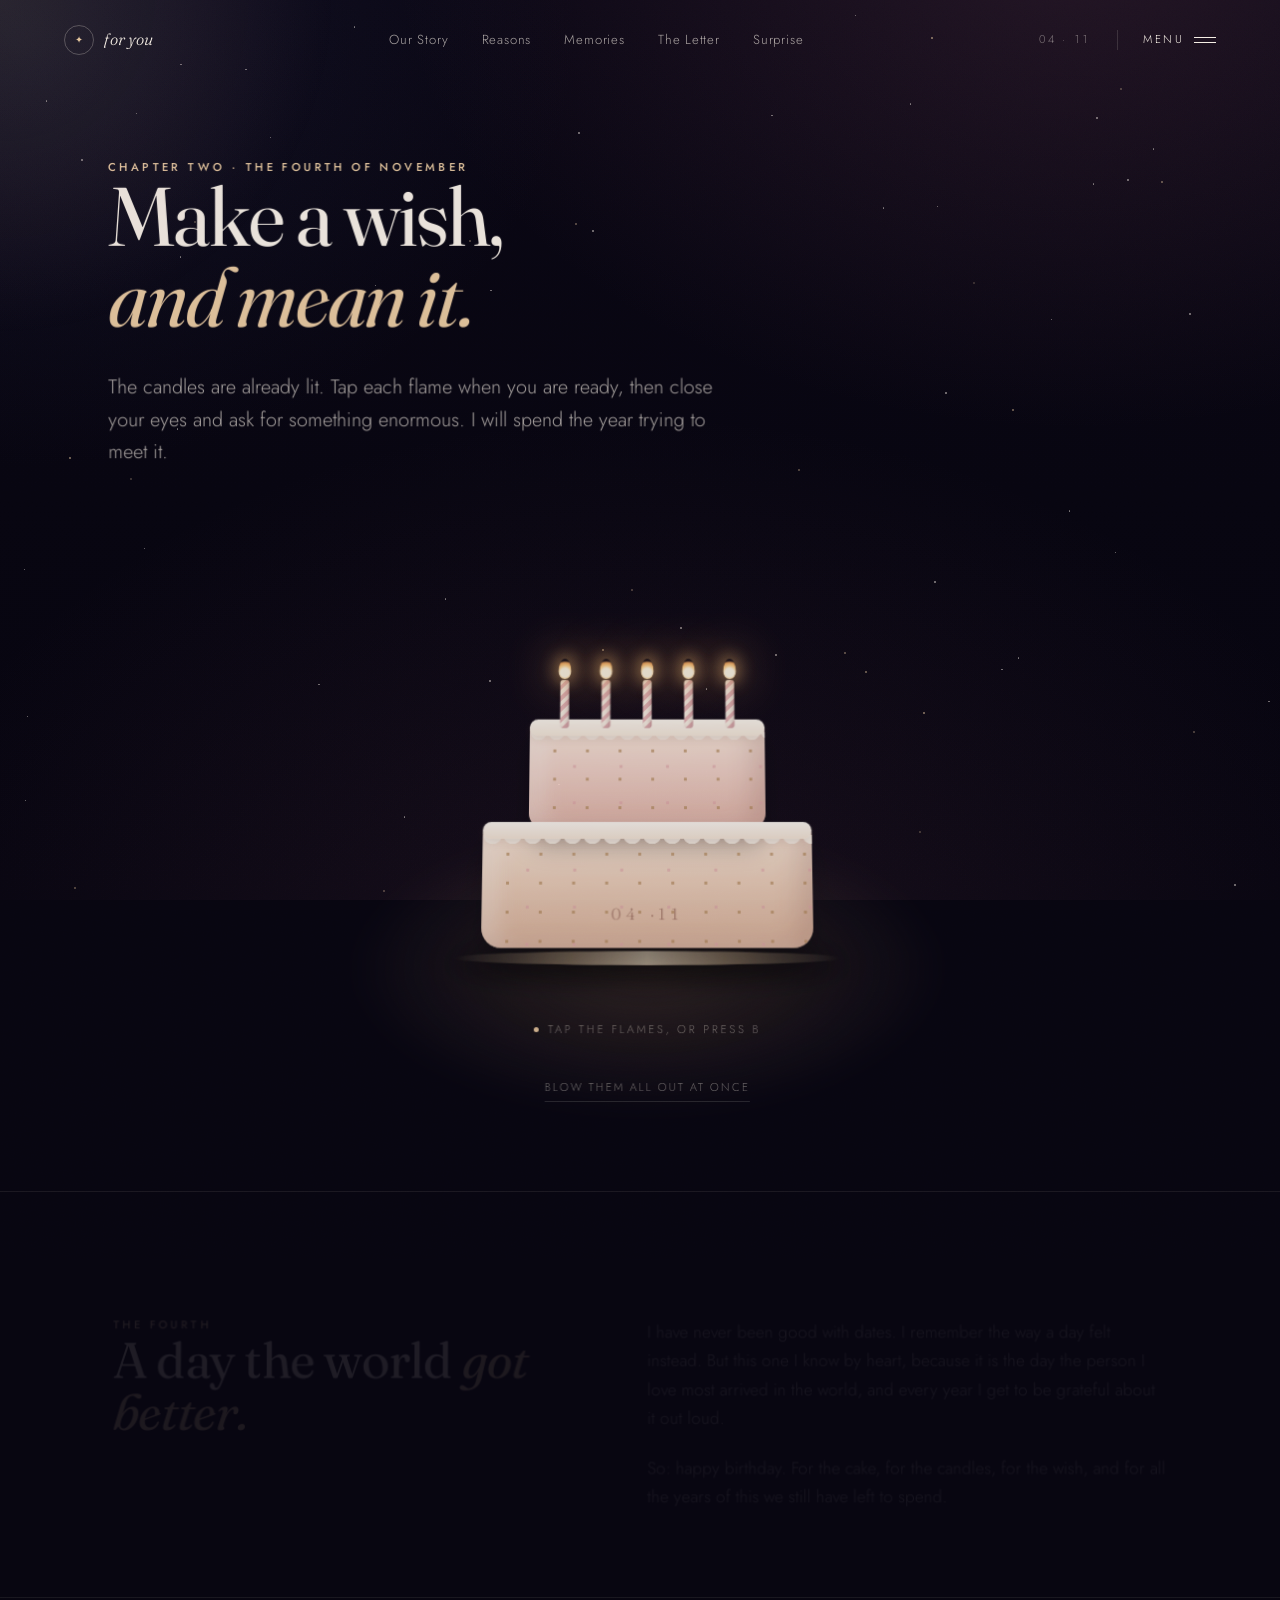
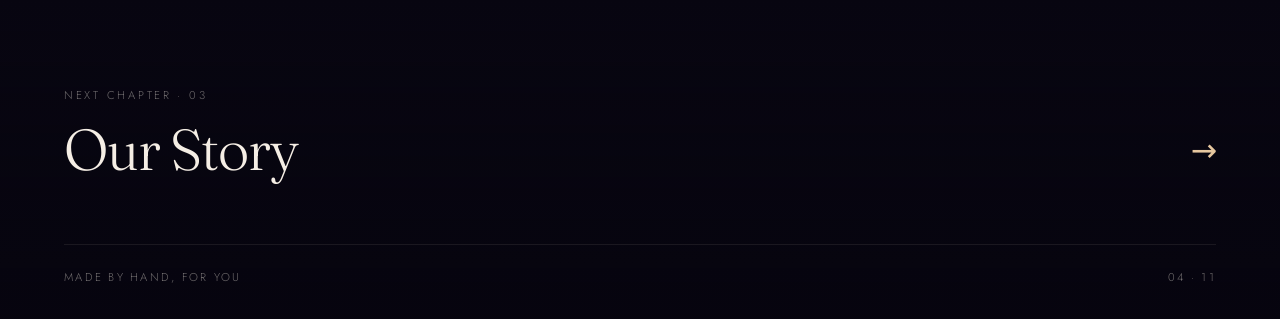
<file: celebration.html>
<!doctype html>
<html lang="en">
<head>
<meta charset="utf-8">
<meta name="viewport" content="width=device-width, initial-scale=1, viewport-fit=cover">
<title>Make a Wish · November 4</title>
<meta name="description" content="Candles, a cake, and one enormous wish. Chapter two of your birthday.">
<meta name="theme-color" content="#080611">
<script src="js/gate.js"></script>
<link rel="icon" href="data:image/svg+xml,%3Csvg xmlns='http://www.w3.org/2000/svg' viewBox='0 0 32 32'%3E%3Ctext y='25' x='4' font-size='24' fill='%23e6c79f'%3E%E2%99%A5%3C/text%3E%3C/svg%3E">
<link rel="preconnect" href="https://fonts.googleapis.com">
<link rel="preconnect" href="https://fonts.gstatic.com" crossorigin>
<link href="https://fonts.googleapis.com/css2?family=Fraunces:ital,opsz,wght@0,9..144,300..700;1,9..144,300..700&family=Jost:wght@300;400;500&display=swap" rel="stylesheet">
<link rel="stylesheet" href="css/tokens.css">
<link rel="stylesheet" href="css/base.css">
<link rel="stylesheet" href="css/components.css">
<link rel="stylesheet" href="css/pages.css">
</head>
<body data-page="celebration">

<a class="skip" href="#main">Skip to the content</a>

<div class="veil" aria-hidden="true"><span class="veil-mark">&#10022;</span></div>
<div class="grain" aria-hidden="true"></div>
<div class="stardust" data-stardust aria-hidden="true"></div>
<div class="lamp" data-lamp aria-hidden="true"></div>

<header class="nav" data-nav>
  <a class="brand" href="index.html" aria-label="For you, back to the beginning">
    <span class="brand-mark" aria-hidden="true">&#10022;</span>
    <span class="brand-name">for you</span>
  </a>
  <nav class="nav-links" aria-label="Chapters">
    <a href="story.html">Our Story</a>
    <a href="reasons.html">Reasons</a>
    <a href="memories.html">Memories</a>
    <a href="letter.html">The Letter</a>
    <a href="surprise.html">Surprise</a>
  </nav>
  <div class="nav-right">
    <span class="nav-date" aria-hidden="true">04 &middot; 11</span>
    <button class="menu-btn" type="button" data-menu-open aria-expanded="false" aria-controls="menu">
      <span class="menu-btn-text">Menu</span>
      <span class="menu-btn-icon" aria-hidden="true"><i></i><i></i></span>
    </button>
  </div>
</header>

<div class="progress" aria-hidden="true"><span data-progress></span></div>

<div class="menu" id="menu" hidden>
  <div class="menu-inner">
    <div class="menu-head">
      <span class="eyebrow">Seven chapters + a gallery</span>
      <button class="menu-close" type="button" data-menu-close aria-label="Close the menu">Close</button>
    </div>
    <nav class="menu-list" aria-label="All chapters">
      <a href="index.html"><span class="menu-num">01</span><span class="menu-title">The Invitation</span></a>
      <a href="celebration.html" aria-current="page"><span class="menu-num">02</span><span class="menu-title">Make a Wish</span></a>
      <a href="story.html"><span class="menu-num">03</span><span class="menu-title">Our Story</span></a>
      <a href="reasons.html"><span class="menu-num">04</span><span class="menu-title">Reasons I Love You</span></a>
      <a href="letter.html"><span class="menu-num">05</span><span class="menu-title">A Letter</span></a>
      <a href="surprise.html"><span class="menu-num">06</span><span class="menu-title">A Surprise</span></a>
      <a href="wish.html"><span class="menu-num">07</span><span class="menu-title">The Last Page</span></a>
      <a href="memories.html"><span class="menu-num">&#10022;</span><span class="menu-title">A Memory Gallery</span></a>
    </nav>
    <div class="menu-foot">
      <p>Made by hand. For you.</p>
      <p class="menu-date">November 4</p>
    </div>
  </div>
</div>

<main id="main">

  <header class="page-hero celebrate-head">
    <div class="wrap">
      <p class="eyebrow" data-reveal>Chapter two &middot; the fourth of November</p>
      <h1 class="page-title">
        <span class="line"><span class="line-in" data-hero-line>Make a wish,</span></span>
        <span class="line"><span class="line-in" data-hero-line><em>and mean it.</em></span></span>
      </h1>
      <p class="page-lede" data-reveal>
        The candles are already lit. Tap each flame when you are ready, then close your
        eyes and ask for something enormous. I will spend the year trying to meet it.
      </p>
    </div>
  </header>

  <section class="cake-section" aria-labelledby="cake-heading">
    <h2 class="sr-only" id="cake-heading">Your birthday cake</h2>
    <div class="cake-stage" data-cake-stage>
      <div class="cake" data-cake>
        <span class="cake-plate" aria-hidden="true"></span>
        <div class="cake-tier cake-tier--bottom" aria-hidden="true">
          <span class="cake-drips"></span>
          <span class="cake-sprinkles"></span>
          <span class="cake-icing"></span>
        </div>
        <div class="cake-tier cake-tier--top" aria-hidden="true">
          <span class="cake-drips"></span>
          <span class="cake-sprinkles"></span>
          <span class="cake-icing"></span>
        </div>
        <div class="candles" role="group" aria-label="Five birthday candles">
          <button class="candle" type="button" data-candle aria-pressed="false" aria-label="Blow out candle 1">
            <span class="candle-stick" aria-hidden="true"></span>
            <span class="candle-flame" aria-hidden="true"></span>
            <span class="candle-smoke" aria-hidden="true"></span>
          </button>
          <button class="candle" type="button" data-candle aria-pressed="false" aria-label="Blow out candle 2">
            <span class="candle-stick" aria-hidden="true"></span>
            <span class="candle-flame" aria-hidden="true"></span>
            <span class="candle-smoke" aria-hidden="true"></span>
          </button>
          <button class="candle" type="button" data-candle aria-pressed="false" aria-label="Blow out candle 3">
            <span class="candle-stick" aria-hidden="true"></span>
            <span class="candle-flame" aria-hidden="true"></span>
            <span class="candle-smoke" aria-hidden="true"></span>
          </button>
          <button class="candle" type="button" data-candle aria-pressed="false" aria-label="Blow out candle 4">
            <span class="candle-stick" aria-hidden="true"></span>
            <span class="candle-flame" aria-hidden="true"></span>
            <span class="candle-smoke" aria-hidden="true"></span>
          </button>
          <button class="candle" type="button" data-candle aria-pressed="false" aria-label="Blow out candle 5">
            <span class="candle-stick" aria-hidden="true"></span>
            <span class="candle-flame" aria-hidden="true"></span>
            <span class="candle-smoke" aria-hidden="true"></span>
          </button>
        </div>
      </div>

      <p class="cake-hint" data-cake-hint>
        <span class="cake-hint-dot" aria-hidden="true"></span>
        Tap the flames, or press B
      </p>
      <button class="cake-all" type="button" data-cake-all>blow them all out at once</button>
    </div>
  </section>

  <section class="section cake-after" id="cake-after" hidden>
    <div class="wrap narrow center">
      <p class="eyebrow">Wish received</p>
      <h2 class="cake-after-title">Now let me spend the year <em>trying to make it real.</em></h2>
      <p class="cake-after-text">
        I do not know what you asked for. But I hope a little of it was this:
        more ordinary evenings, more of your laugh in the kitchen, fewer nights
        spent wondering whether you are loved. You are. Constantly.
      </p>
      <a class="btn" href="story.html">
        <span>Continue to our story</span>
        <span class="btn-arrow" aria-hidden="true">&#8594;</span>
      </a>
    </div>
  </section>

  <section class="section the-fourth">
    <div class="wrap fourth-grid">
      <div>
        <p class="eyebrow" data-reveal>The fourth</p>
        <h2 class="sec-title" data-reveal>A day the world <em>got better.</em></h2>
      </div>
      <div class="fourth-copy">
        <p data-reveal>
          I have never been good with dates. I remember the way a day felt instead.
          But this one I know by heart, because it is the day the person I love most
          arrived in the world, and every year I get to be grateful about it out loud.
        </p>
        <p data-reveal>
          So: happy birthday. For the cake, for the candles, for the wish, and for all
          the years of this we still have left to spend.
        </p>
      </div>
    </div>
  </section>

</main>

<footer class="site-foot">
  <nav class="next-chapter" aria-label="Next chapter">
    <a href="story.html">
      <span class="next-kicker">Next chapter &middot; 03</span>
      <span class="next-title">Our Story <span class="next-arrow" aria-hidden="true">&#8594;</span></span>
    </a>
  </nav>
  <div class="foot-meta">
    <span>Made by hand, for you</span>
    <span>04 &middot; 11</span>
  </div>
</footer>

<noscript><style>.veil{display:none}</style></noscript>

<script src="vendor/gsap.min.js" defer></script>
<script src="vendor/ScrollTrigger.min.js" defer></script>
<script src="vendor/lenis.min.js" defer></script>
<script src="js/config.js" defer></script>
<script src="js/core.js" defer></script>
<script src="js/celebrate.js" defer></script>
<script src="js/pages.js" defer></script>
<script src="js/main.js" defer></script>
</body>
</html>
</file>
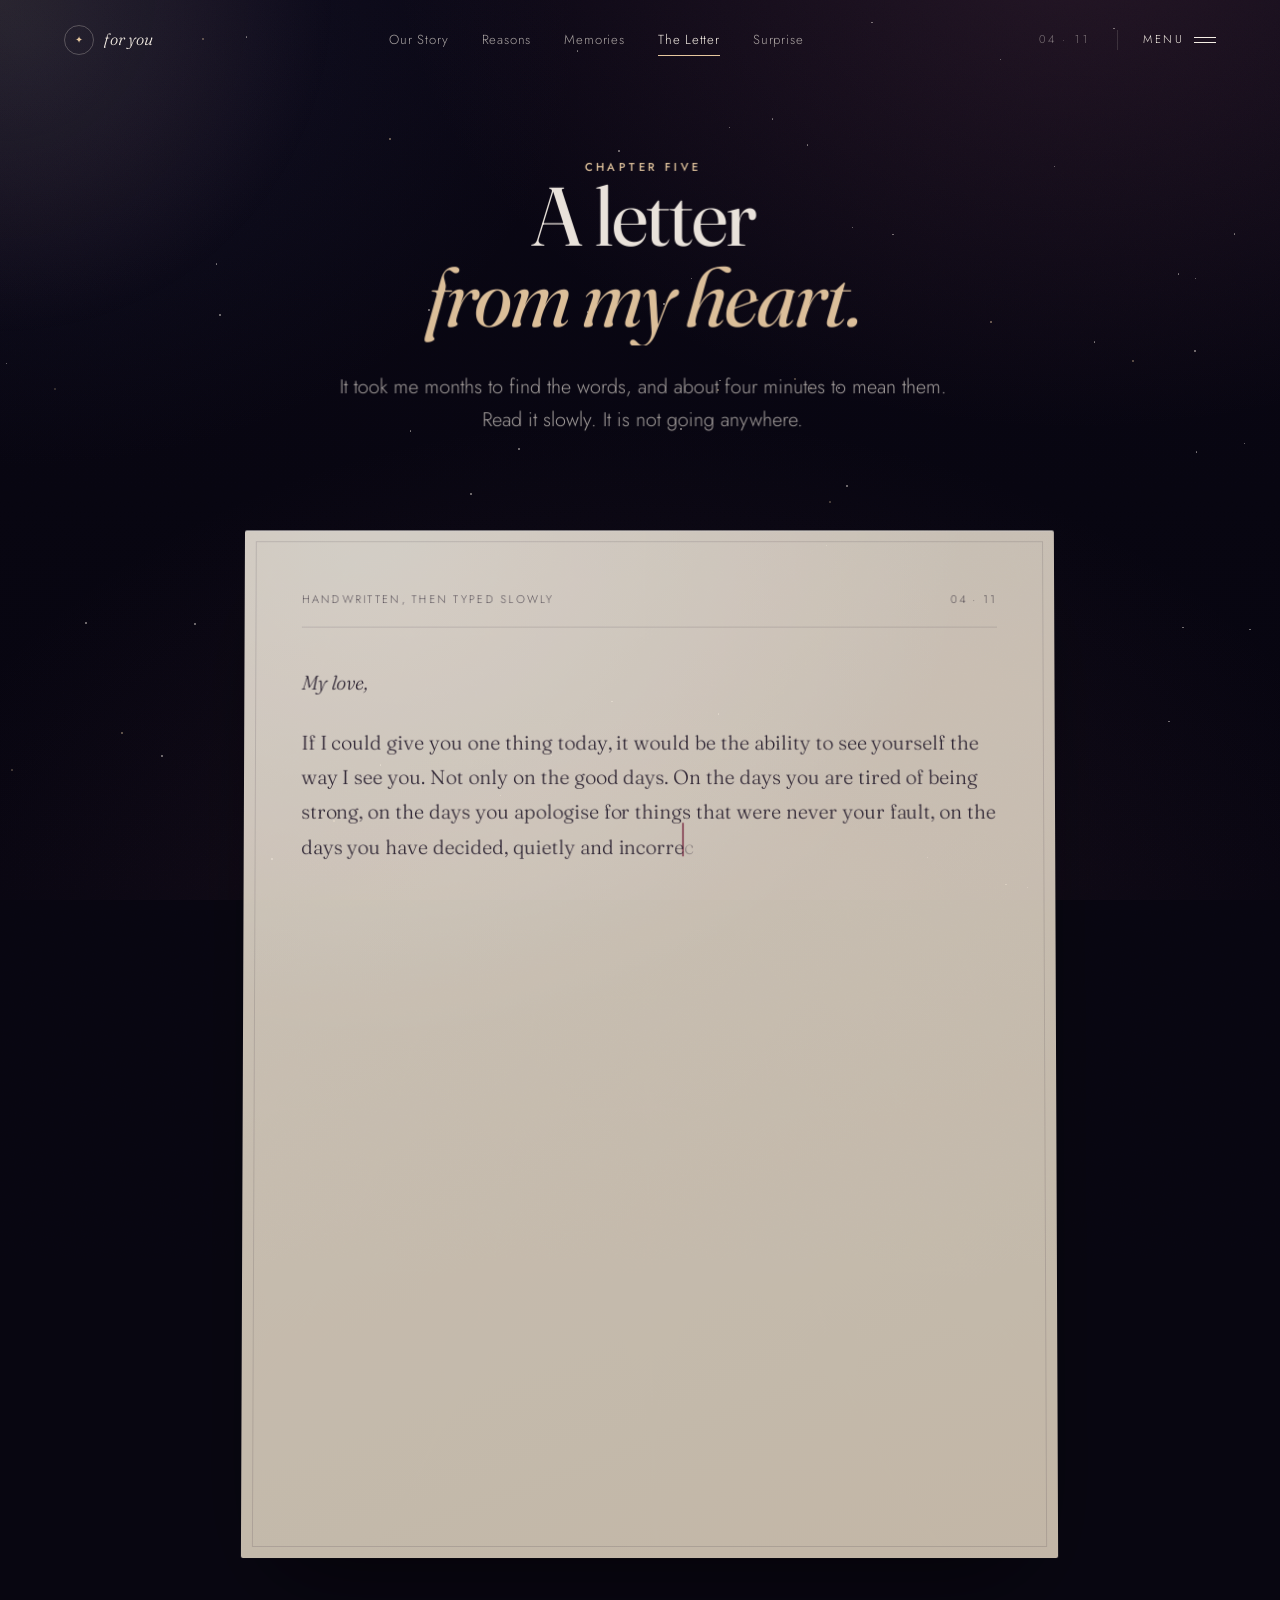
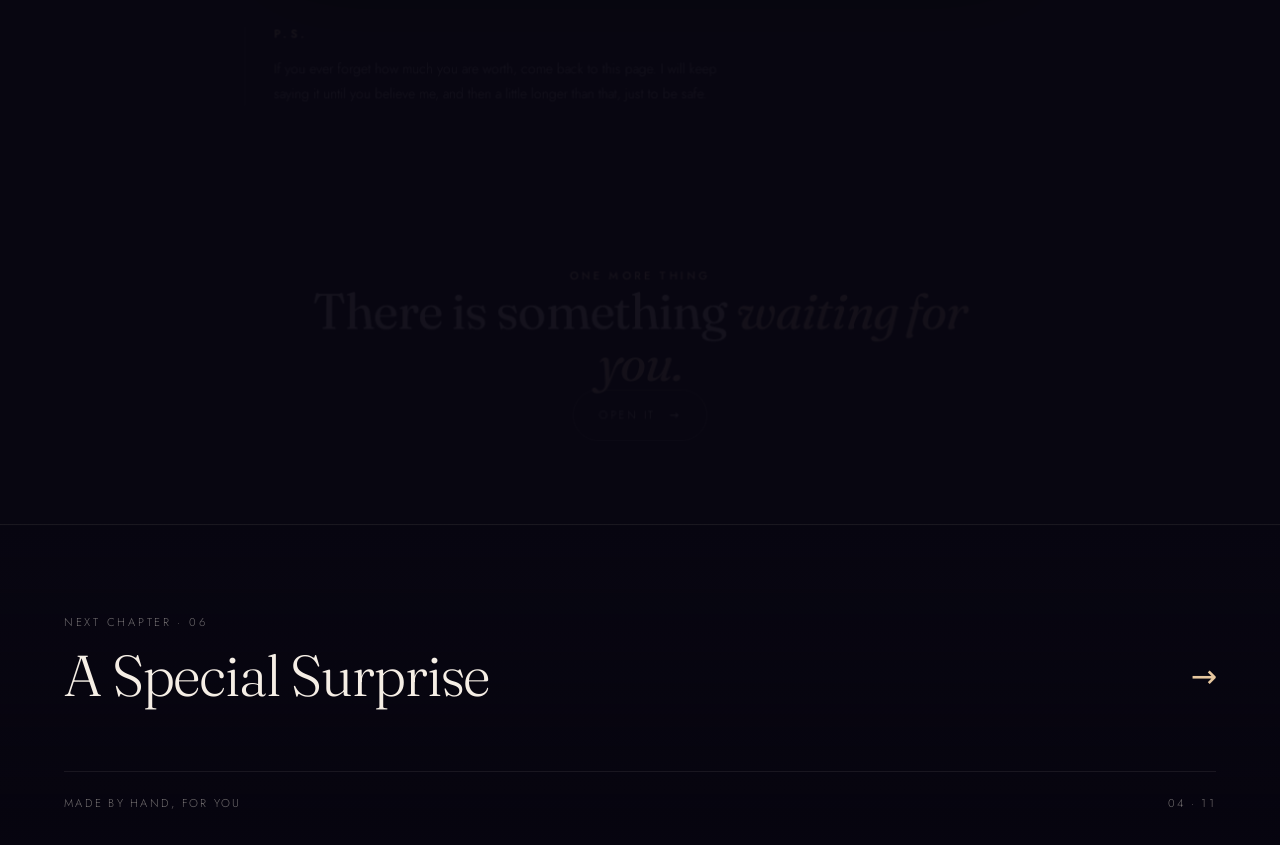
<file: letter.html>
<!doctype html>
<html lang="en">
<head>
<meta charset="utf-8">
<meta name="viewport" content="width=device-width, initial-scale=1, viewport-fit=cover">
<title>A Letter From My Heart · November 4</title>
<meta name="description" content="The letter I have been trying to write for months. Chapter five.">
<meta name="theme-color" content="#080611">
<script src="js/gate.js"></script>
<link rel="icon" href="data:image/svg+xml,%3Csvg xmlns='http://www.w3.org/2000/svg' viewBox='0 0 32 32'%3E%3Ctext y='25' x='4' font-size='24' fill='%23e6c79f'%3E%E2%99%A5%3C/text%3E%3C/svg%3E">
<link rel="preconnect" href="https://fonts.googleapis.com">
<link rel="preconnect" href="https://fonts.gstatic.com" crossorigin>
<link href="https://fonts.googleapis.com/css2?family=Fraunces:ital,opsz,wght@0,9..144,300..700;1,9..144,300..700&family=Jost:wght@300;400;500&display=swap" rel="stylesheet">
<link rel="stylesheet" href="css/tokens.css">
<link rel="stylesheet" href="css/base.css">
<link rel="stylesheet" href="css/components.css">
<link rel="stylesheet" href="css/pages.css">
</head>
<body data-page="letter">

<a class="skip" href="#main">Skip to the content</a>

<div class="veil" aria-hidden="true"><span class="veil-mark">&#10022;</span></div>
<div class="grain" aria-hidden="true"></div>
<div class="stardust" data-stardust aria-hidden="true"></div>
<div class="lamp" data-lamp aria-hidden="true"></div>

<header class="nav" data-nav>
  <a class="brand" href="index.html" aria-label="For you, back to the beginning">
    <span class="brand-mark" aria-hidden="true">&#10022;</span>
    <span class="brand-name">for you</span>
  </a>
  <nav class="nav-links" aria-label="Chapters">
    <a href="story.html">Our Story</a>
    <a href="reasons.html">Reasons</a>
    <a href="memories.html">Memories</a>
    <a href="letter.html" aria-current="page">The Letter</a>
    <a href="surprise.html">Surprise</a>
  </nav>
  <div class="nav-right">
    <span class="nav-date" aria-hidden="true">04 &middot; 11</span>
    <button class="menu-btn" type="button" data-menu-open aria-expanded="false" aria-controls="menu">
      <span class="menu-btn-text">Menu</span>
      <span class="menu-btn-icon" aria-hidden="true"><i></i><i></i></span>
    </button>
  </div>
</header>

<div class="progress" aria-hidden="true"><span data-progress></span></div>

<div class="menu" id="menu" hidden>
  <div class="menu-inner">
    <div class="menu-head">
      <span class="eyebrow">Seven chapters + a gallery</span>
      <button class="menu-close" type="button" data-menu-close aria-label="Close the menu">Close</button>
    </div>
    <nav class="menu-list" aria-label="All chapters">
      <a href="index.html"><span class="menu-num">01</span><span class="menu-title">The Invitation</span></a>
      <a href="celebration.html"><span class="menu-num">02</span><span class="menu-title">Make a Wish</span></a>
      <a href="story.html"><span class="menu-num">03</span><span class="menu-title">Our Story</span></a>
      <a href="reasons.html"><span class="menu-num">04</span><span class="menu-title">Reasons I Love You</span></a>
      <a href="letter.html" aria-current="page"><span class="menu-num">05</span><span class="menu-title">A Letter</span></a>
      <a href="surprise.html"><span class="menu-num">06</span><span class="menu-title">A Surprise</span></a>
      <a href="wish.html"><span class="menu-num">07</span><span class="menu-title">The Last Page</span></a>
      <a href="memories.html"><span class="menu-num">&#10022;</span><span class="menu-title">A Memory Gallery</span></a>
    </nav>
    <div class="menu-foot">
      <p>Made by hand. For you.</p>
      <p class="menu-date">November 4</p>
    </div>
  </div>
</div>

<main id="main">

  <header class="page-hero page-hero--center letter-head">
    <div class="wrap">
      <p class="eyebrow" data-reveal>Chapter five</p>
      <h1 class="page-title">
        <span class="line"><span class="line-in" data-hero-line>A letter</span></span>
        <span class="line"><span class="line-in" data-hero-line><em>from my heart.</em></span></span>
      </h1>
      <p class="page-lede" data-reveal>
        It took me months to find the words, and about four minutes to mean them.
        Read it slowly. It is not going anywhere.
      </p>
    </div>
  </header>

  <section class="letter-section" aria-labelledby="letter-heading">
    <h2 class="sr-only" id="letter-heading">The letter</h2>
    <div class="wrap">
      <article class="letter" data-letter>
        <div class="letter-meta" aria-hidden="true">
          <span>Handwritten, then typed slowly</span>
          <span>04 &middot; 11</span>
        </div>

        <p class="letter-greeting" data-type data-letter-start>My love,</p>

        <p data-type>
          If I could give you one thing today, it would be the ability to see yourself
          the way I see you. Not only on the good days. On the days you are tired of
          being strong, on the days you apologise for things that were never your fault,
          on the days you have decided, quietly and incorrectly, that you are difficult
          to love.
        </p>

        <p data-type>
          You are not difficult to love. You are the easiest thing I have ever done.
        </p>

        <p data-type>
          I know this year has not been gentle with us. There were weeks we both walked
          around with our hands full of things we did not know how to say, and I know
          some of those weeks cost you more than they cost me. I am sorry for the parts
          I made heavier.
        </p>

        <p data-type>
          But none of it changed the answer to the only question that matters to me.
          It is you. It was always going to be you. Not because it is easy, but because
          it is worth it, and because I have never once looked at you and thought there
          might be someone else I would rather stand beside.
        </p>

        <p data-type>
          So today, no heavy conversations. Just this: you are loved. Loudly, quietly,
          on the good days and the ones that hurt. I am not going anywhere. Hold on to
          us a little longer, because I truly believe everything is going to be alright.
        </p>

        <p class="letter-sign" data-letter-sign>
          Always, and in every version,<br>
          <em>yours.</em>
        </p>

        <span class="letter-caret" data-caret aria-hidden="true"></span>
      </article>

      <aside class="letter-ps" data-reveal>
        <p class="eyebrow">P.S.</p>
        <p>
          If you ever forget how much you are worth, come back to this page.
          I will keep saying it until you believe me, and then a little longer
          than that, just to be safe.
        </p>
      </aside>
    </div>
  </section>

  <section class="section letter-next-tease">
    <div class="wrap narrow center">
      <p class="eyebrow" data-reveal>One more thing</p>
      <h2 class="sec-title" data-reveal>There is something <em>waiting for you.</em></h2>
      <div data-reveal>
        <a class="btn" href="surprise.html">
          <span>Open it</span>
          <span class="btn-arrow" aria-hidden="true">&#8594;</span>
        </a>
      </div>
    </div>
  </section>

</main>

<footer class="site-foot">
  <nav class="next-chapter" aria-label="Next chapter">
    <a href="surprise.html">
      <span class="next-kicker">Next chapter &middot; 06</span>
      <span class="next-title">A Special Surprise <span class="next-arrow" aria-hidden="true">&#8594;</span></span>
    </a>
  </nav>
  <div class="foot-meta">
    <span>Made by hand, for you</span>
    <span>04 &middot; 11</span>
  </div>
</footer>

<noscript><style>.veil{display:none}</style></noscript>

<script src="vendor/gsap.min.js" defer></script>
<script src="vendor/ScrollTrigger.min.js" defer></script>
<script src="vendor/lenis.min.js" defer></script>
<script src="js/config.js" defer></script>
<script src="js/core.js" defer></script>
<script src="js/pages.js" defer></script>
<script src="js/main.js" defer></script>
</body>
</html>
</file>
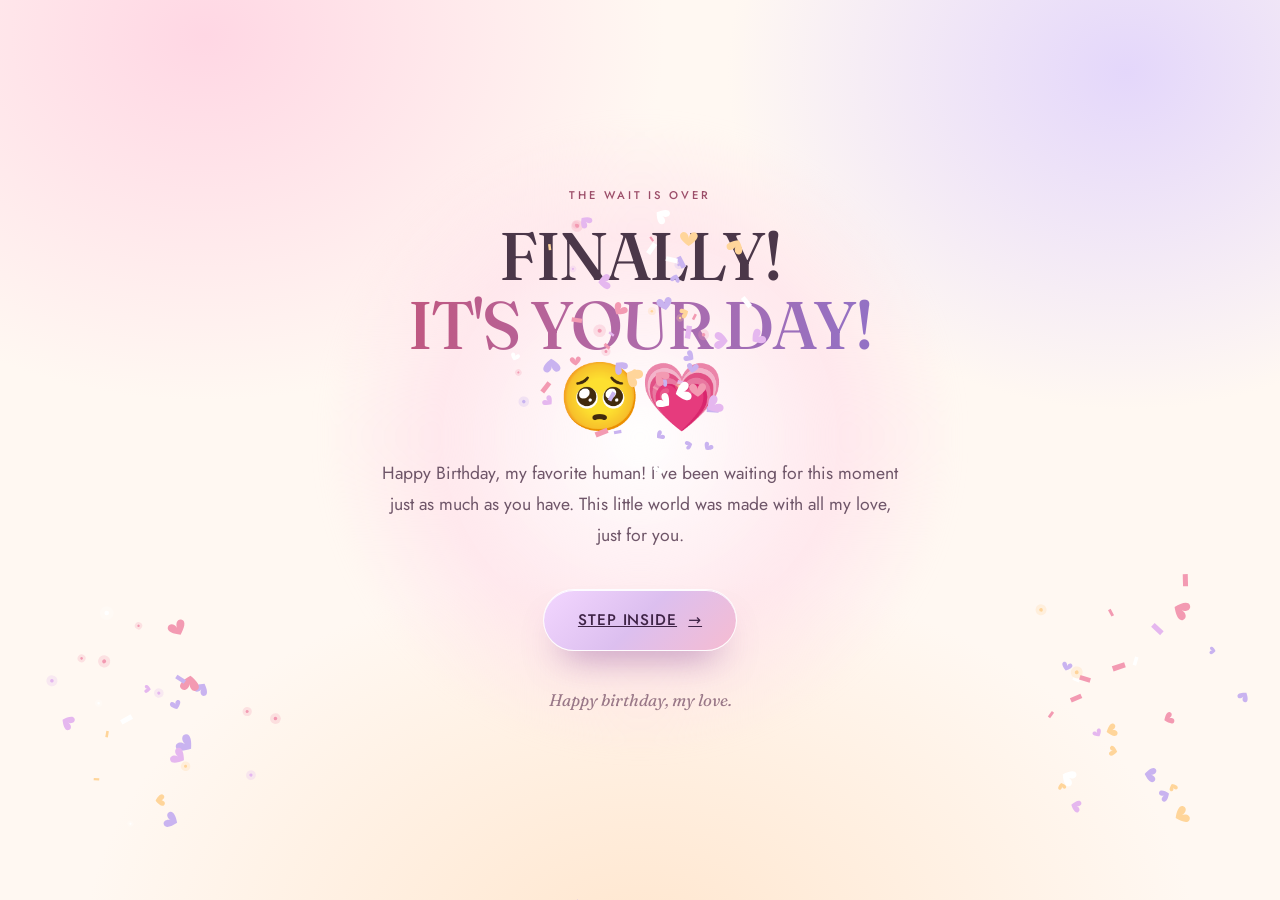
<file: lock.html>
<!doctype html>
<html lang="en">
<head>
<meta charset="utf-8">
<meta name="viewport" content="width=device-width, initial-scale=1, viewport-fit=cover">
<title>Not Yet &middot; A Little Secret</title>
<meta name="description" content="A little secret is almost ready. Come back on November 4th, right at midnight.">
<meta name="theme-color" content="#fff6f0">
<meta name="robots" content="noindex">
<link rel="icon" href="data:image/svg+xml,%3Csvg xmlns='http://www.w3.org/2000/svg' viewBox='0 0 32 32'%3E%3Ctext y='25' x='4' font-size='24' fill='%23d9759a'%3E%E2%99%A5%3C/text%3E%3C/svg%3E">
<link rel="preconnect" href="https://fonts.googleapis.com">
<link rel="preconnect" href="https://fonts.gstatic.com" crossorigin>
<link href="https://fonts.googleapis.com/css2?family=Fraunces:ital,opsz,wght@0,9..144,300..700;1,9..144,300..700&family=Jost:wght@300;400;500;600&display=swap" rel="stylesheet">
<link rel="stylesheet" href="css/lock.css">
<script src="js/gate.js"></script>
</head>
<body>

<svg width="0" height="0" aria-hidden="true" focusable="false" style="position:absolute;overflow:hidden">
  <symbol id="bear" viewBox="0 0 160 180">
    <ellipse cx="80" cy="172" rx="46" ry="7" fill="#d79ab2" opacity="0.2"/>
    <ellipse cx="44" cy="44" rx="19" ry="19" fill="#efc7b0"/>
    <ellipse cx="116" cy="44" rx="19" ry="19" fill="#efc7b0"/>
    <ellipse cx="44" cy="44" rx="10" ry="10" fill="#f9ddd2"/>
    <ellipse cx="116" cy="44" rx="10" ry="10" fill="#f9ddd2"/>
    <ellipse cx="80" cy="132" rx="44" ry="38" fill="#f2cfb9"/>
    <ellipse cx="80" cy="140" rx="26" ry="22" fill="#fdeee4"/>
    <g class="bear-arm">
      <ellipse cx="35" cy="120" rx="11" ry="19" fill="#eec5ad" transform="rotate(22 35 120)"/>
    </g>
    <g class="bear-arm">
      <ellipse cx="125" cy="120" rx="11" ry="19" fill="#eec5ad" transform="rotate(-22 125 120)"/>
    </g>
    <ellipse cx="58" cy="166" rx="15" ry="9" fill="#eec5ad"/>
    <ellipse cx="102" cy="166" rx="15" ry="9" fill="#eec5ad"/>
    <circle cx="80" cy="74" r="40" fill="#f4d3be"/>
    <ellipse cx="80" cy="88" rx="19" ry="14" fill="#fff5ec"/>
    <ellipse cx="80" cy="81" rx="5.6" ry="4.2" fill="#6a4750"/>
    <path d="M74 88 Q80 94 86 88" stroke="#6a4750" stroke-width="2.4" fill="none" stroke-linecap="round"/>
    <circle cx="65" cy="68" r="4.2" fill="#573a42"/>
    <circle cx="95" cy="68" r="4.2" fill="#573a42"/>
    <circle cx="66.4" cy="66.6" r="1.4" fill="#fff"/>
    <circle cx="96.4" cy="66.6" r="1.4" fill="#fff"/>
    <ellipse cx="55" cy="81" rx="6.5" ry="4" fill="#f2a3b6" opacity="0.6"/>
    <ellipse cx="105" cy="81" rx="6.5" ry="4" fill="#f2a3b6" opacity="0.6"/>
    <path d="M80 132 C75 126 67 128 68 134 C69 139 76 143 80 145 C84 143 91 139 92 134 C93 128 85 126 80 132Z" fill="#f19ab4" opacity="0.9"/>
    <ellipse cx="68" cy="56" rx="12" ry="7" fill="#fff" opacity="0.18" transform="rotate(-18 68 56)"/>
  </symbol>
</svg>

<div class="sky" aria-hidden="true">
  <span class="sky-glow"></span>
  <div class="floaters" data-floaters></div>
  <div class="rise-hearts" data-rise-hearts></div>
  <span class="dot-field"></span>
</div>

<main class="lock-stage" data-lock-stage>
  <section class="secret-card" data-lock-card aria-labelledby="lock-title">
    <svg class="card-bow" viewBox="0 0 140 70" aria-hidden="true" focusable="false">
      <path d="M70 40 C50 10 20 12 23 30 C26 48 52 46 70 40Z" fill="#f4aec5"/>
      <path d="M70 40 C90 10 120 12 117 30 C114 48 88 46 70 40Z" fill="#f4aec5"/>
      <path d="M70 40 C62 54 50 58 44 53 C39 48 52 40 70 40Z" fill="#e893b2"/>
      <path d="M70 40 C78 54 90 58 96 53 C101 48 88 40 70 40Z" fill="#e893b2"/>
      <circle cx="70" cy="38" r="8" fill="#dc7f9f"/>
      <circle cx="67" cy="35" r="2.4" fill="#fff" opacity="0.55"/>
    </svg>

    <svg class="peek-bear peek-bear--left" viewBox="0 0 160 180" aria-hidden="true" focusable="false"><use href="#bear"></use></svg>
    <svg class="peek-bear peek-bear--right bear--waving" viewBox="0 0 160 180" aria-hidden="true" focusable="false">
      <ellipse cx="80" cy="172" rx="46" ry="7" fill="#d79ab2" opacity="0.2"/>
      <ellipse cx="44" cy="44" rx="19" ry="19" fill="#efc7b0"/>
      <ellipse cx="116" cy="44" rx="19" ry="19" fill="#efc7b0"/>
      <ellipse cx="44" cy="44" rx="10" ry="10" fill="#f9ddd2"/>
      <ellipse cx="116" cy="44" rx="10" ry="10" fill="#f9ddd2"/>
      <ellipse cx="80" cy="132" rx="44" ry="38" fill="#f2cfb9"/>
      <ellipse cx="80" cy="140" rx="26" ry="22" fill="#fdeee4"/>
      <ellipse cx="35" cy="120" rx="11" ry="19" fill="#eec5ad" transform="rotate(22 35 120)"/>
      <ellipse cx="58" cy="166" rx="15" ry="9" fill="#eec5ad"/>
      <ellipse cx="102" cy="166" rx="15" ry="9" fill="#eec5ad"/>
      <circle cx="80" cy="74" r="40" fill="#f4d3be"/>
      <ellipse cx="80" cy="88" rx="19" ry="14" fill="#fff5ec"/>
      <ellipse cx="80" cy="81" rx="5.6" ry="4.2" fill="#6a4750"/>
      <path d="M74 88 Q80 94 86 88" stroke="#6a4750" stroke-width="2.4" fill="none" stroke-linecap="round"/>
      <circle cx="65" cy="68" r="4.2" fill="#573a42"/>
      <circle cx="95" cy="68" r="4.2" fill="#573a42"/>
      <circle cx="66.4" cy="66.6" r="1.4" fill="#fff"/>
      <circle cx="96.4" cy="66.6" r="1.4" fill="#fff"/>
      <ellipse cx="55" cy="81" rx="6.5" ry="4" fill="#f2a3b6" opacity="0.6"/>
      <ellipse cx="105" cy="81" rx="6.5" ry="4" fill="#f2a3b6" opacity="0.6"/>
      <path d="M80 132 C75 126 67 128 68 134 C69 139 76 143 80 145 C84 143 91 139 92 134 C93 128 85 126 80 132Z" fill="#f19ab4" opacity="0.9"/>
      <ellipse cx="68" cy="56" rx="12" ry="7" fill="#fff" opacity="0.18" transform="rotate(-18 68 56)"/>
      <g class="bear-arm">
        <ellipse cx="126" cy="116" rx="11" ry="19" fill="#eec5ad" transform="rotate(-18 126 116)"/>
      </g>
    </svg>

    <p class="card-kicker">
      <svg class="kicker-lock" viewBox="0 0 16 18" aria-hidden="true" focusable="false">
        <rect x="1.5" y="7.5" width="13" height="9.5" rx="3" fill="none" stroke="currentColor" stroke-width="1.4"/>
        <path d="M4.5 7.5V5.2a3.5 3.5 0 0 1 7 0v2.3" fill="none" stroke="currentColor" stroke-width="1.4"/>
        <circle cx="8" cy="12" r="1.1" fill="currentColor"/>
      </svg>
      A little secret, wrapped early
    </p>

    <h1 class="lock-title" id="lock-title">
      Hehe! Someone's a little <em>too excited!</em>
      <span class="emoji" aria-hidden="true">&#128151;</span>
    </h1>

    <p class="lock-copy">This little surprise isn't ready for you just yet.</p>

    <p class="lock-copy">
      Your special day deserves its own magical moment, so come back on
      <strong>November 4th, right at midnight!</strong>
      <span class="emoji" aria-hidden="true">&#127874;</span>
    </p>

    <p class="lock-copy lock-copy--love">
      Until then, just know that someone is counting down the seconds to celebrate you.
      I love you! <span class="emoji" aria-hidden="true">&#128149;</span>
    </p>

    <div class="lock-countdown" data-lock-countdown aria-hidden="true">
      <div class="lc-unit">
        <span class="lc-num" data-lc="days">00</span>
        <span class="lc-lab">days</span>
      </div>
      <div class="lc-unit">
        <span class="lc-num" data-lc="hours">00</span>
        <span class="lc-lab">hours</span>
      </div>
      <div class="lc-unit">
        <span class="lc-num" data-lc="minutes">00</span>
        <span class="lc-lab">minutes</span>
      </div>
      <div class="lc-unit">
        <span class="lc-num" data-lc="seconds">00</span>
        <span class="lc-lab">seconds</span>
      </div>
    </div>
    <p class="sr-only" data-lock-sr role="status">Counting down to November 4th at midnight.</p>

    <button class="promise-btn" type="button" data-promise>
      <span class="promise-glow" aria-hidden="true"></span>
      <span class="promise-label" data-promise-label>I'll Be Back, Promise! <span class="emoji" aria-hidden="true">&#128157;</span></span>
    </button>
    <p class="promise-note" data-promise-note aria-live="polite"></p>

    <svg class="gift" data-gift viewBox="0 0 120 120" aria-hidden="true" focusable="false">
      <ellipse cx="60" cy="108" rx="34" ry="6" fill="#d99bb2" opacity="0.22"/>
      <rect x="20" y="52" width="80" height="52" rx="7" fill="#f6b3c8"/>
      <rect x="26" y="58" width="68" height="40" rx="4" fill="#f9c2d4" opacity="0.55"/>
      <rect x="54" y="52" width="12" height="52" fill="#fff1ea"/>
      <g class="gift-lid">
        <rect x="14" y="38" width="92" height="18" rx="5" fill="#f095b2"/>
        <rect x="52" y="38" width="16" height="18" fill="#fff1ea"/>
        <path d="M60 38 C48 24 28 26 30 35 C32 43 48 41 60 38Z" fill="#e87fa3"/>
        <path d="M60 38 C72 24 92 26 90 35 C88 43 72 41 60 38Z" fill="#e87fa3"/>
        <circle cx="60" cy="37" r="5.5" fill="#d76a92"/>
      </g>
      <g class="gift-sparks" fill="#e7b978">
        <path d="M94 26 l2 6 6 2 -6 2 -2 6 -2 -6 -6 -2 6 -2z"/>
        <path d="M24 28 l1.6 4.6 4.6 1.6 -4.6 1.6 -1.6 4.6 -1.6 -4.6 -4.6 -1.6 4.6 -1.6z"/>
      </g>
    </svg>
  </section>

  <p class="lock-foot">04 &middot; 11 &nbsp;&middot;&nbsp; made with love, and a little impatience</p>
</main>

<section class="reveal-stage" data-reveal-stage hidden aria-labelledby="welcome-title">
  <div class="reveal-inner">
    <p class="reveal-kicker">The wait is over</p>
    <h1 class="reveal-title" id="welcome-title" data-welcome-title tabindex="-1">
      FINALLY!
      <span class="reveal-title-line">IT'S YOUR DAY!</span>
      <span class="emoji" aria-hidden="true">&#129402;&#128151;</span>
    </h1>
    <p class="reveal-copy">
      Happy Birthday, my favorite human! I've been waiting for this moment just as much
      as you have. This little world was made with all my love, just for you.
    </p>
    <a class="enter-btn" href="index.html" data-enter>
      <span>Step inside</span>
      <span class="enter-arrow" aria-hidden="true">&#8594;</span>
    </a>
    <p class="reveal-foot">Happy birthday, my love.</p>
  </div>
</section>

<canvas class="lock-fx" data-lock-fx aria-hidden="true"></canvas>

<noscript><style>.reveal-stage{display:none}</style></noscript>

<script src="js/lock.js" defer></script>
</body>
</html>
</file>
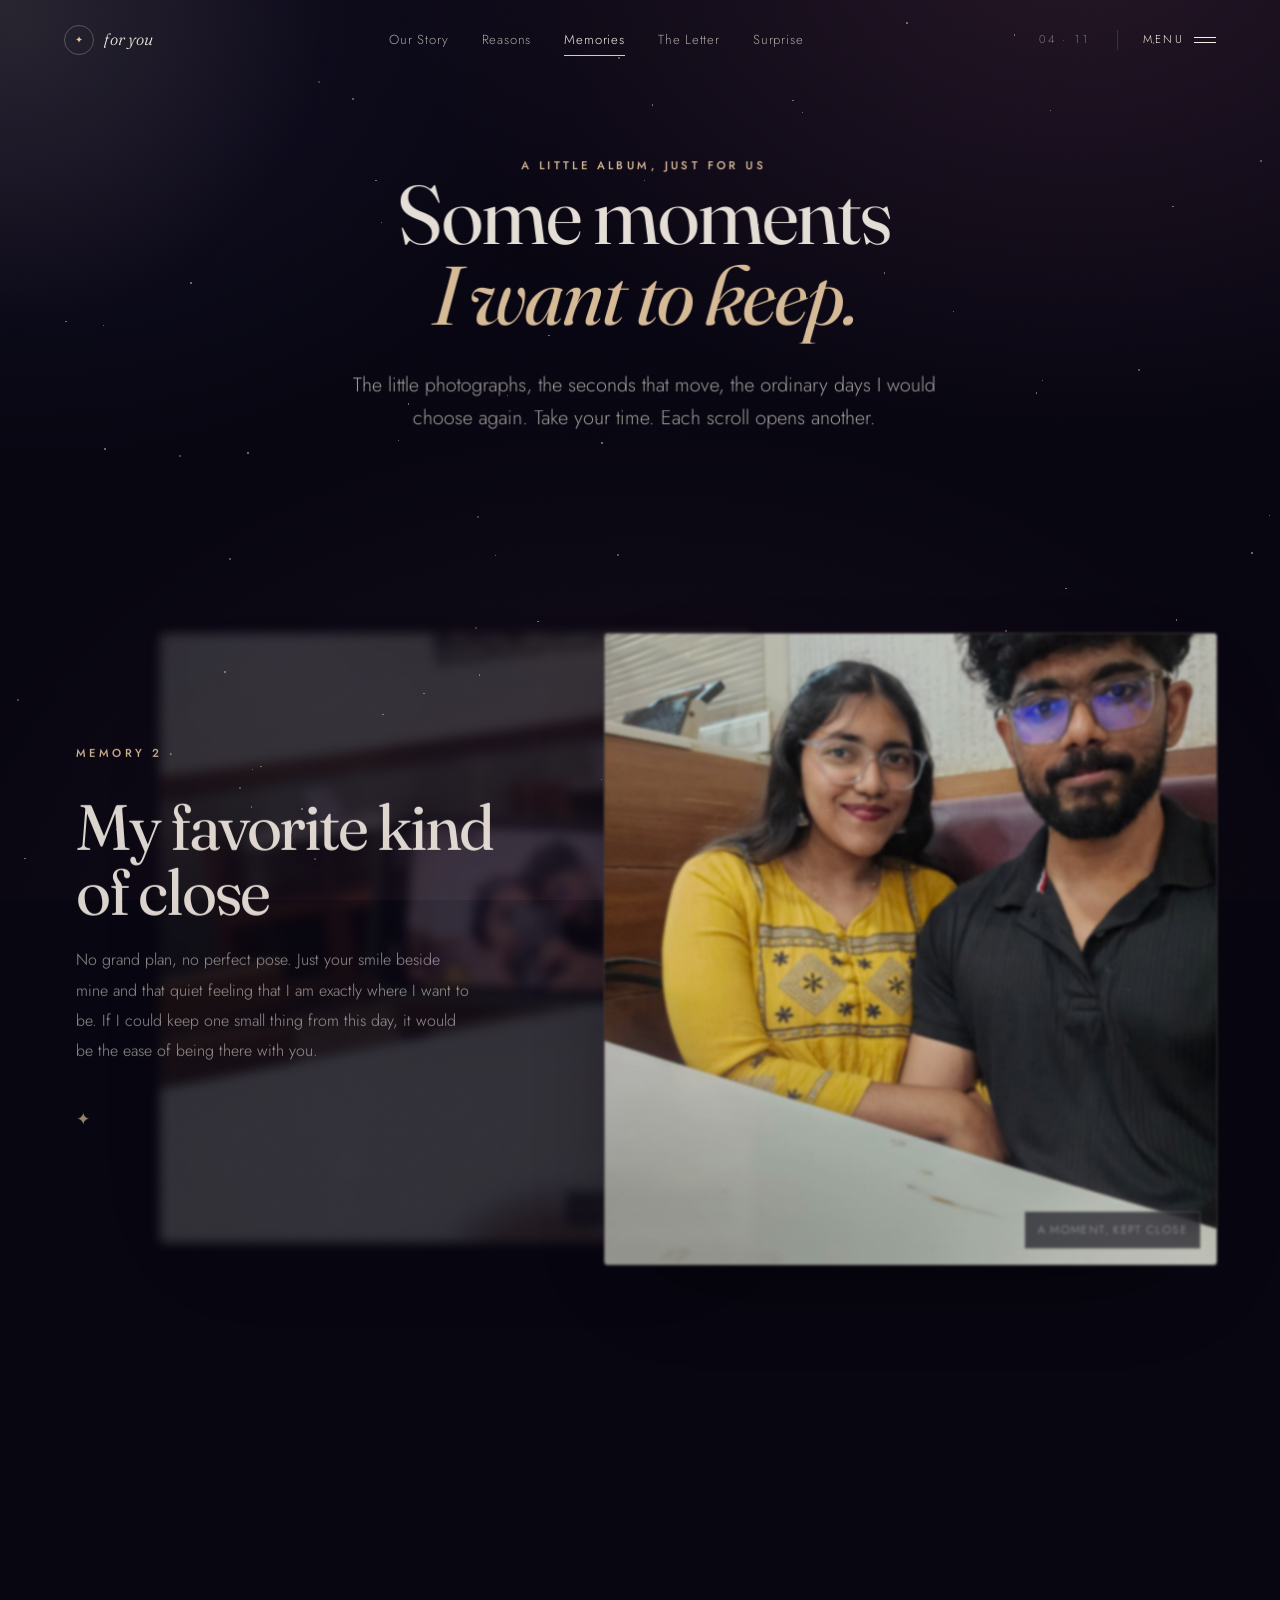
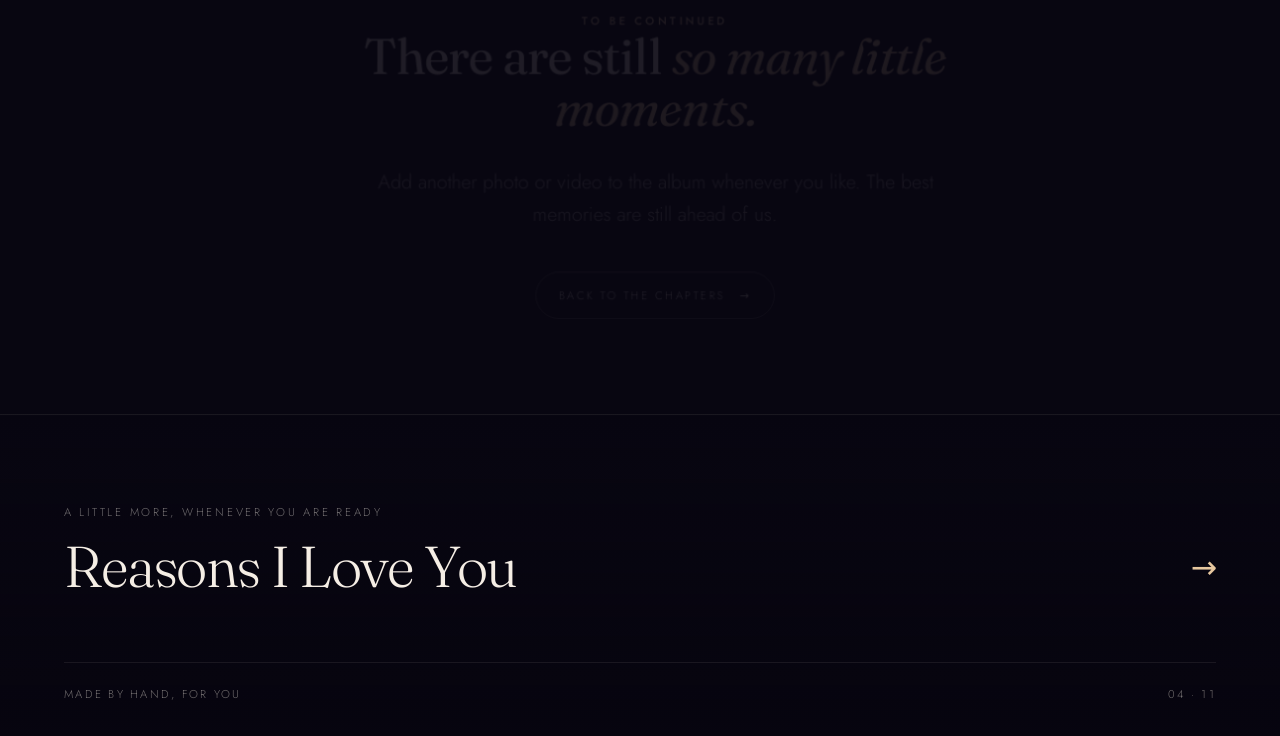
<file: memories.html>
<!doctype html>
<html lang="en">
<head>
<meta charset="utf-8">
<meta name="viewport" content="width=device-width, initial-scale=1, viewport-fit=cover">
<title>A Memory Gallery · November 4</title>
<meta name="description" content="A little album of our favorite moments, kept close.">
<meta name="theme-color" content="#080611">
<script src="js/gate.js"></script>
<link rel="icon" href="data:image/svg+xml,%3Csvg xmlns='http://www.w3.org/2000/svg' viewBox='0 0 32 32'%3E%3Ctext y='25' x='4' font-size='24' fill='%23e6c79f'%3E%E2%99%A5%3C/text%3E%3C/svg%3E">
<link rel="preconnect" href="https://fonts.googleapis.com">
<link rel="preconnect" href="https://fonts.gstatic.com" crossorigin>
<link href="https://fonts.googleapis.com/css2?family=Fraunces:ital,opsz,wght@0,9..144,300..700;1,9..144,300..700&family=Jost:wght@300;400;500&display=swap" rel="stylesheet">
<link rel="stylesheet" href="css/tokens.css">
<link rel="stylesheet" href="css/base.css">
<link rel="stylesheet" href="css/components.css">
<link rel="stylesheet" href="css/pages.css">
<link rel="stylesheet" href="css/memories.css">
</head>
<body data-page="memories">

<a class="skip" href="#main">Skip to the content</a>

<div class="veil" aria-hidden="true"><span class="veil-mark">&#10022;</span></div>
<div class="grain" aria-hidden="true"></div>
<div class="stardust" data-stardust aria-hidden="true"></div>
<div class="lamp" data-lamp aria-hidden="true"></div>

<header class="nav" data-nav>
  <a class="brand" href="index.html" aria-label="For you, back to the beginning">
    <span class="brand-mark" aria-hidden="true">&#10022;</span>
    <span class="brand-name">for you</span>
  </a>
  <nav class="nav-links" aria-label="Chapters">
    <a href="story.html">Our Story</a>
    <a href="reasons.html">Reasons</a>
    <a href="memories.html" aria-current="page">Memories</a>
    <a href="letter.html">The Letter</a>
    <a href="surprise.html">Surprise</a>
  </nav>
  <div class="nav-right">
    <span class="nav-date" aria-hidden="true">04 &middot; 11</span>
    <button class="menu-btn" type="button" data-menu-open aria-expanded="false" aria-controls="menu">
      <span class="menu-btn-text">Menu</span>
      <span class="menu-btn-icon" aria-hidden="true"><i></i><i></i></span>
    </button>
  </div>
</header>

<div class="progress" aria-hidden="true"><span data-progress></span></div>

<div class="menu" id="menu" hidden>
  <div class="menu-inner">
    <div class="menu-head">
      <span class="eyebrow">Seven chapters + a gallery</span>
      <button class="menu-close" type="button" data-menu-close aria-label="Close the menu">Close</button>
    </div>
    <nav class="menu-list" aria-label="All chapters">
      <a href="index.html"><span class="menu-num">01</span><span class="menu-title">The Invitation</span></a>
      <a href="celebration.html"><span class="menu-num">02</span><span class="menu-title">Make a Wish</span></a>
      <a href="story.html"><span class="menu-num">03</span><span class="menu-title">Our Story</span></a>
      <a href="reasons.html"><span class="menu-num">04</span><span class="menu-title">Reasons I Love You</span></a>
      <a href="letter.html"><span class="menu-num">05</span><span class="menu-title">A Letter</span></a>
      <a href="surprise.html"><span class="menu-num">06</span><span class="menu-title">A Surprise</span></a>
      <a href="wish.html"><span class="menu-num">07</span><span class="menu-title">The Last Page</span></a>
      <a href="memories.html" aria-current="page"><span class="menu-num">✦</span><span class="menu-title">A Memory Gallery</span></a>
    </nav>
    <div class="menu-foot">
      <p>Made by hand. For you.</p>
      <p class="menu-date">November 4</p>
    </div>
  </div>
</div>

<main id="main">
  <header class="page-hero page-hero--center">
    <div class="wrap">
      <p class="eyebrow" data-reveal>A little album, just for us</p>
      <h1 class="page-title">
        <span class="line"><span class="line-in" data-hero-line>Some moments</span></span>
        <span class="line"><span class="line-in" data-hero-line><em>I want to keep.</em></span></span>
      </h1>
      <p class="page-lede" data-reveal>
        The little photographs, the seconds that move, the ordinary days I would
        choose again. Take your time. Each scroll opens another.
      </p>
    </div>
  </header>

  <section class="memories-section" data-memories aria-label="Our memories">
    <noscript><p class="memory-noscript">Enable JavaScript to open this little memory album.</p></noscript>
    <div class="memory-stage" data-memory-stage></div>
    <p class="memory-status sr-only" data-memory-status aria-live="polite"></p>
  </section>

  <section class="section">
    <div class="wrap narrow center">
      <p class="eyebrow" data-reveal>To be continued</p>
      <h2 class="sec-title" data-reveal>There are still <em>so many little moments.</em></h2>
      <p class="page-lede" data-reveal>
        Add another photo or video to the album whenever you like. The best
        memories are still ahead of us.
      </p>
      <p class="story-close-cta" data-reveal>
        <a class="btn btn--ghost" href="reasons.html">
          <span>Back to the chapters</span>
          <span class="btn-arrow" aria-hidden="true">&#8594;</span>
        </a>
      </p>
    </div>
  </section>
</main>

<footer class="site-foot">
  <nav class="next-chapter" aria-label="Back to the chapters">
    <a href="reasons.html">
      <span class="next-kicker">A little more, whenever you are ready</span>
      <span class="next-title">Reasons I Love You <span class="next-arrow" aria-hidden="true">&#8594;</span></span>
    </a>
  </nav>
  <div class="foot-meta">
    <span>Made by hand, for you</span>
    <span>04 &middot; 11</span>
  </div>
</footer>

<noscript><style>.veil{display:none}</style></noscript>

<script src="vendor/gsap.min.js" defer></script>
<script src="vendor/ScrollTrigger.min.js" defer></script>
<script src="vendor/lenis.min.js" defer></script>
<script src="js/config.js" defer></script>
<script src="js/memories-config.js" defer></script>
<script src="js/core.js" defer></script>
<script src="js/memories.js" defer></script>
<script src="js/pages.js" defer></script>
<script src="js/main.js" defer></script>
</body>
</html>
</file>
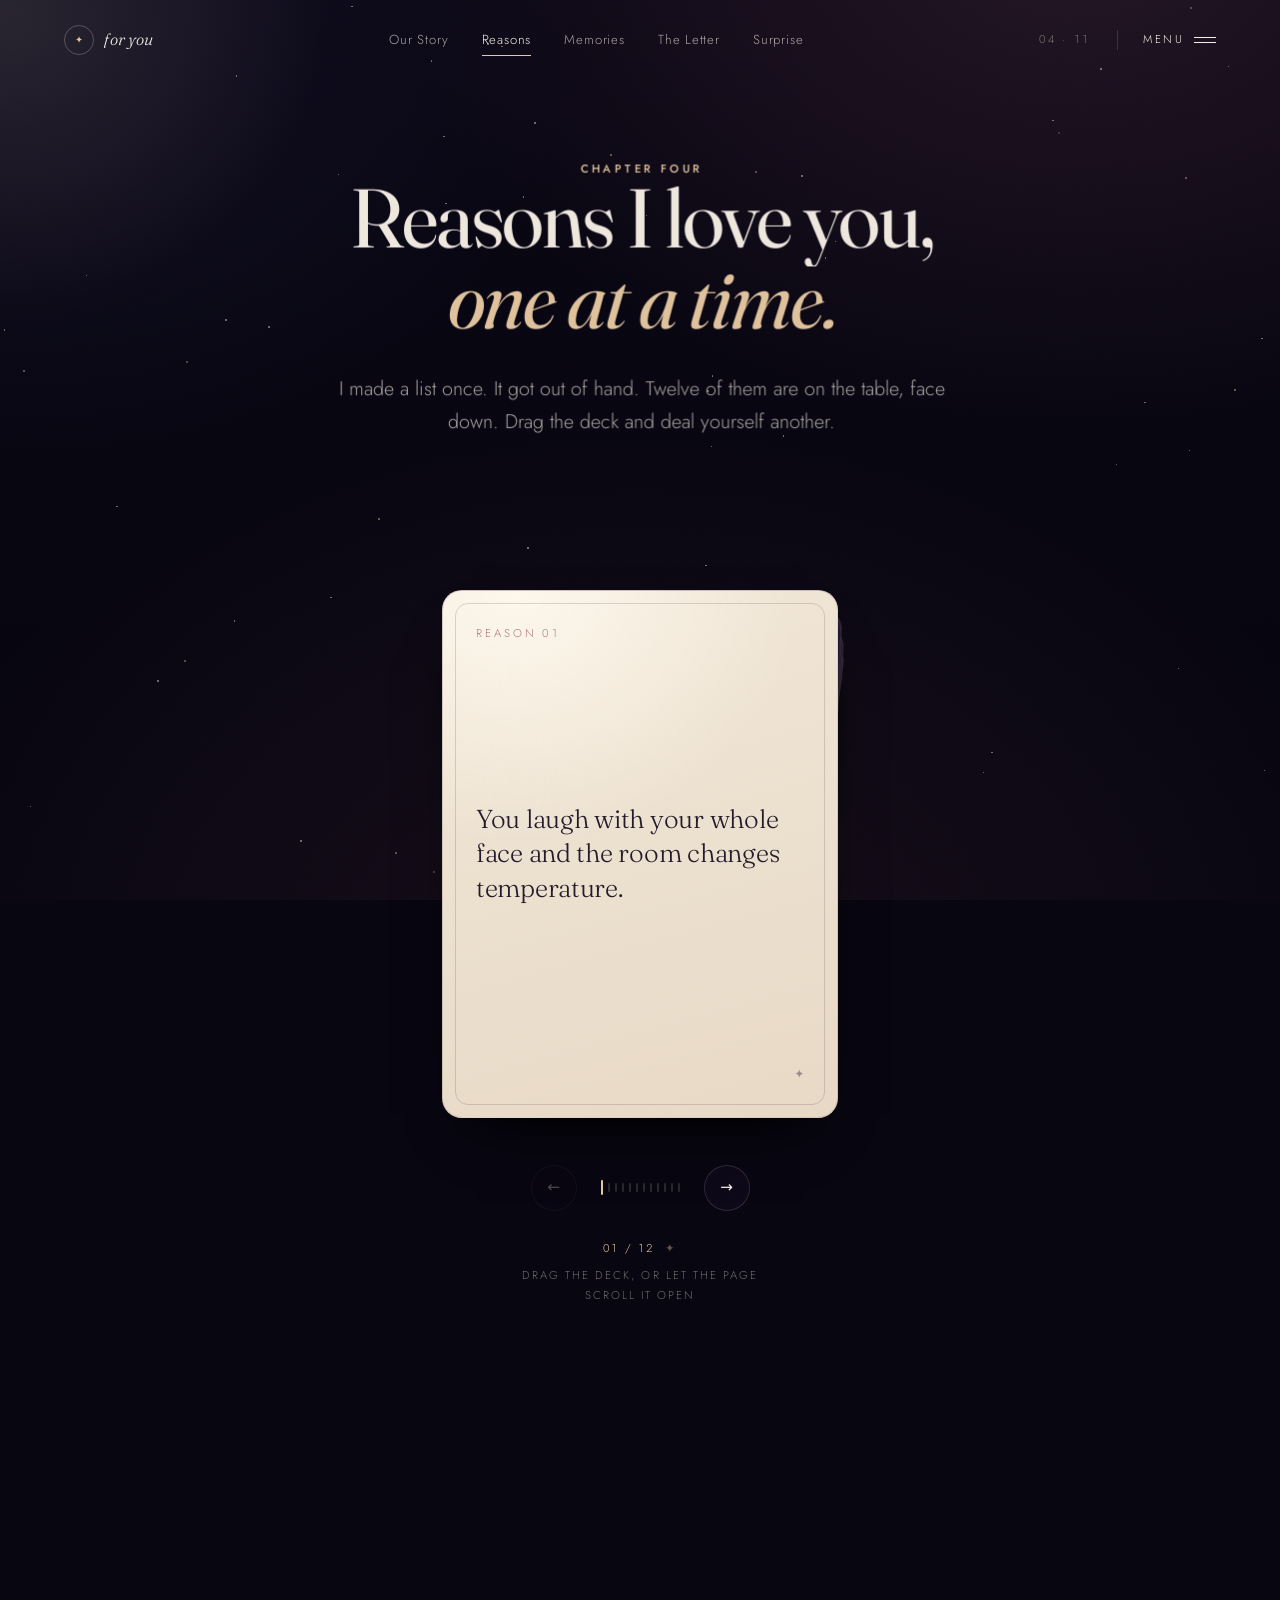
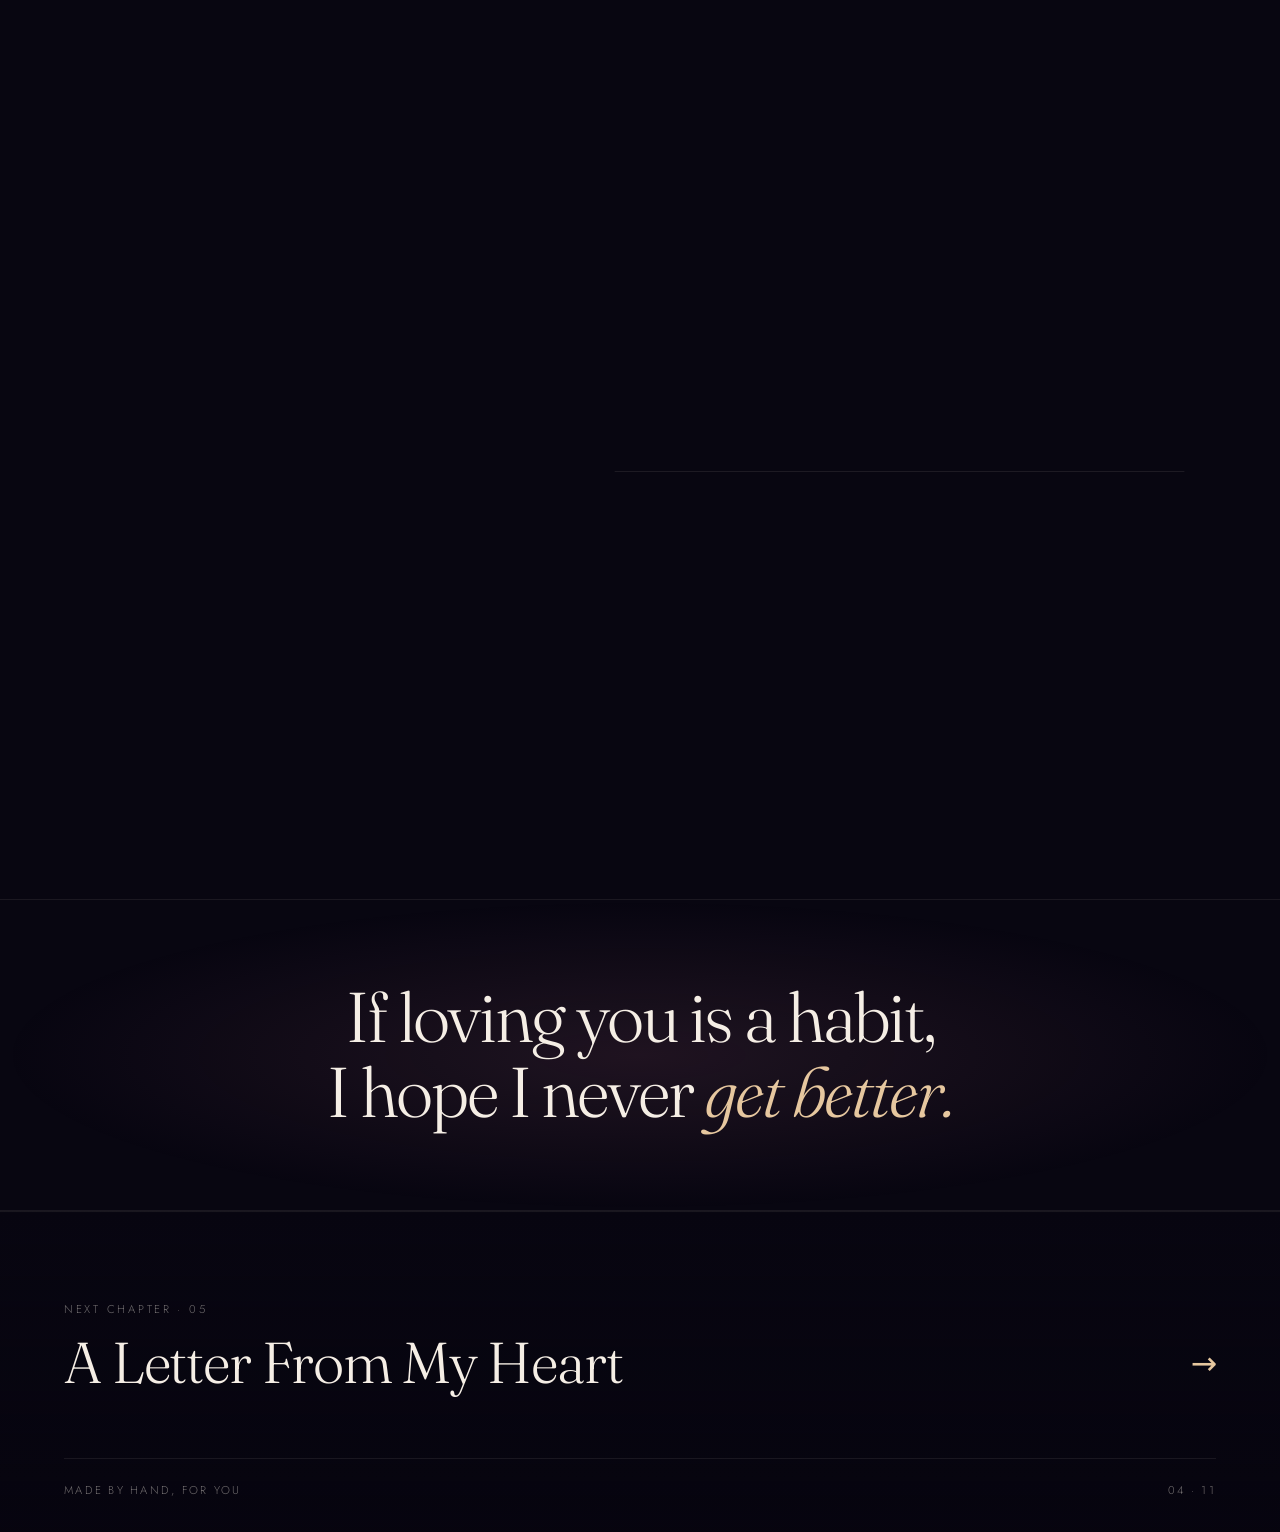
<file: reasons.html>
<!doctype html>
<html lang="en">
<head>
<meta charset="utf-8">
<meta name="viewport" content="width=device-width, initial-scale=1, viewport-fit=cover">
<title>Reasons I Love You · November 4</title>
<meta name="description" content="Twelve of a thousand reasons. Drag the deck and deal yourself another. Chapter four.">
<meta name="theme-color" content="#080611">
<script src="js/gate.js"></script>
<link rel="icon" href="data:image/svg+xml,%3Csvg xmlns='http://www.w3.org/2000/svg' viewBox='0 0 32 32'%3E%3Ctext y='25' x='4' font-size='24' fill='%23e6c79f'%3E%E2%99%A5%3C/text%3E%3C/svg%3E">
<link rel="preconnect" href="https://fonts.googleapis.com">
<link rel="preconnect" href="https://fonts.gstatic.com" crossorigin>
<link href="https://fonts.googleapis.com/css2?family=Fraunces:ital,opsz,wght@0,9..144,300..700;1,9..144,300..700&family=Jost:wght@300;400;500&display=swap" rel="stylesheet">
<link rel="stylesheet" href="css/tokens.css">
<link rel="stylesheet" href="css/base.css">
<link rel="stylesheet" href="css/components.css">
<link rel="stylesheet" href="css/pages.css">
<link rel="stylesheet" href="css/deck.css">
</head>
<body data-page="reasons">

<a class="skip" href="#main">Skip to the content</a>

<div class="veil" aria-hidden="true"><span class="veil-mark">&#10022;</span></div>
<div class="grain" aria-hidden="true"></div>
<div class="stardust" data-stardust aria-hidden="true"></div>
<div class="lamp" data-lamp aria-hidden="true"></div>

<header class="nav" data-nav>
  <a class="brand" href="index.html" aria-label="For you, back to the beginning">
    <span class="brand-mark" aria-hidden="true">&#10022;</span>
    <span class="brand-name">for you</span>
  </a>
  <nav class="nav-links" aria-label="Chapters">
    <a href="story.html">Our Story</a>
    <a href="reasons.html" aria-current="page">Reasons</a>
    <a href="memories.html">Memories</a>
    <a href="letter.html">The Letter</a>
    <a href="surprise.html">Surprise</a>
  </nav>
  <div class="nav-right">
    <span class="nav-date" aria-hidden="true">04 &middot; 11</span>
    <button class="menu-btn" type="button" data-menu-open aria-expanded="false" aria-controls="menu">
      <span class="menu-btn-text">Menu</span>
      <span class="menu-btn-icon" aria-hidden="true"><i></i><i></i></span>
    </button>
  </div>
</header>

<div class="progress" aria-hidden="true"><span data-progress></span></div>

<div class="menu" id="menu" hidden>
  <div class="menu-inner">
    <div class="menu-head">
      <span class="eyebrow">Seven chapters + a gallery</span>
      <button class="menu-close" type="button" data-menu-close aria-label="Close the menu">Close</button>
    </div>
    <nav class="menu-list" aria-label="All chapters">
      <a href="index.html"><span class="menu-num">01</span><span class="menu-title">The Invitation</span></a>
      <a href="celebration.html"><span class="menu-num">02</span><span class="menu-title">Make a Wish</span></a>
      <a href="story.html"><span class="menu-num">03</span><span class="menu-title">Our Story</span></a>
      <a href="reasons.html" aria-current="page"><span class="menu-num">04</span><span class="menu-title">Reasons I Love You</span></a>
      <a href="letter.html"><span class="menu-num">05</span><span class="menu-title">A Letter</span></a>
      <a href="surprise.html"><span class="menu-num">06</span><span class="menu-title">A Surprise</span></a>
      <a href="wish.html"><span class="menu-num">07</span><span class="menu-title">The Last Page</span></a>
      <a href="memories.html"><span class="menu-num">&#10022;</span><span class="menu-title">A Memory Gallery</span></a>
    </nav>
    <div class="menu-foot">
      <p>Made by hand. For you.</p>
      <p class="menu-date">November 4</p>
    </div>
  </div>
</div>

<main id="main">

  <header class="page-hero page-hero--center">
    <div class="wrap">
      <p class="eyebrow" data-reveal>Chapter four</p>
      <h1 class="page-title">
        <span class="line"><span class="line-in" data-hero-line>Reasons I love you,</span></span>
        <span class="line"><span class="line-in" data-hero-line><em>one at a time.</em></span></span>
      </h1>
      <p class="page-lede" data-reveal>
        I made a list once. It got out of hand. Twelve of them are on the table,
        face down. Drag the deck and deal yourself another.
      </p>
    </div>
  </header>

  <section class="deck-section" data-deck-section aria-labelledby="deck-heading">
    <h2 class="sr-only" id="deck-heading">A deck of reasons</h2>
    <div class="wrap deck-wrap">
      <div class="deck-stage">
        <div class="deck-glow" aria-hidden="true"></div>

        <div class="deck" data-deck tabindex="0" role="group" aria-roledescription="deck of cards" aria-label="Twelve reasons. Drag, swipe or use the arrow keys to move through them.">
          <!-- the twelve cards are built from js/config.js -->
        </div>
      </div>

      <noscript>
        <p class="deck-fallback">The deck itself needs JavaScript. The twelve reasons are still true either way.</p>
      </noscript>

      <p class="deck-live sr-only" aria-live="polite" data-deck-live></p>

      <div class="deck-controls">
        <button class="deck-step" type="button" data-deck-prev aria-label="The reason before this one">
          <span aria-hidden="true">&#8592;</span>
        </button>
        <div class="deck-meter" data-deck-meter aria-hidden="true"></div>
        <button class="deck-step" type="button" data-deck-next aria-label="The next reason">
          <span aria-hidden="true">&#8594;</span>
        </button>
      </div>

      <p class="deck-hint">
        <span data-deck-count>01 / 12</span>
        <span class="deck-hint-dot" aria-hidden="true">&#10022;</span>
        <span>Drag the deck, or let the page scroll it open</span>
      </p>
    </div>
  </section>

  <section class="section small-things">
    <div class="wrap small-grid">
      <div>
        <p class="eyebrow" data-reveal>The small ones</p>
        <h2 class="sec-title" data-reveal>The things too small <em>to be a whole reason.</em></h2>
      </div>
      <ul class="small-list">
        <li data-reveal><span class="small-num">01</span><span>You save me the last bite without announcing it.</span></li>
        <li data-reveal><span class="small-num">03</span><span>Your hair smell, entirely unbothered by physics.</span></li>
        <li data-reveal><span class="small-num">04</span><span>You send me a song with no context and it is always right.</span></li>
        <li data-reveal><span class="small-num">05</span><span>The way you say "come here" when you can tell I am spiralling.</span></li>
        <li data-reveal><span class="small-num">06</span><span>You get excited about weather. Weather. I find it adorable.</span></li>
        <li data-reveal><span class="small-num">07</span><span>You remember the version of a story I told once, badly, at 3 a.m.</span></li>
       
      </ul>
    </div>
  </section>

  <section class="quote-band quote-band--short" aria-label="One more reason">
    <p class="quote-text" data-parallax-quote>
      If loving you is a habit,<br>
      I hope I never <em>get better.</em>
    </p>
  </section>

</main>

<footer class="site-foot">
  <nav class="next-chapter" aria-label="Next chapter">
    <a href="letter.html">
      <span class="next-kicker">Next chapter &middot; 05</span>
      <span class="next-title">A Letter From My Heart <span class="next-arrow" aria-hidden="true">&#8594;</span></span>
    </a>
  </nav>
  <div class="foot-meta">
    <span>Made by hand, for you</span>
    <span>04 &middot; 11</span>
  </div>
</footer>

<noscript><style>.veil{display:none}</style></noscript>

<script src="vendor/gsap.min.js" defer></script>
<script src="vendor/ScrollTrigger.min.js" defer></script>
<script src="vendor/lenis.min.js" defer></script>
<script src="js/config.js" defer></script>
<script src="js/core.js" defer></script>
<script src="js/deck.js" defer></script>
<script src="js/pages.js" defer></script>
<script src="js/main.js" defer></script>
</body>
</html>
</file>
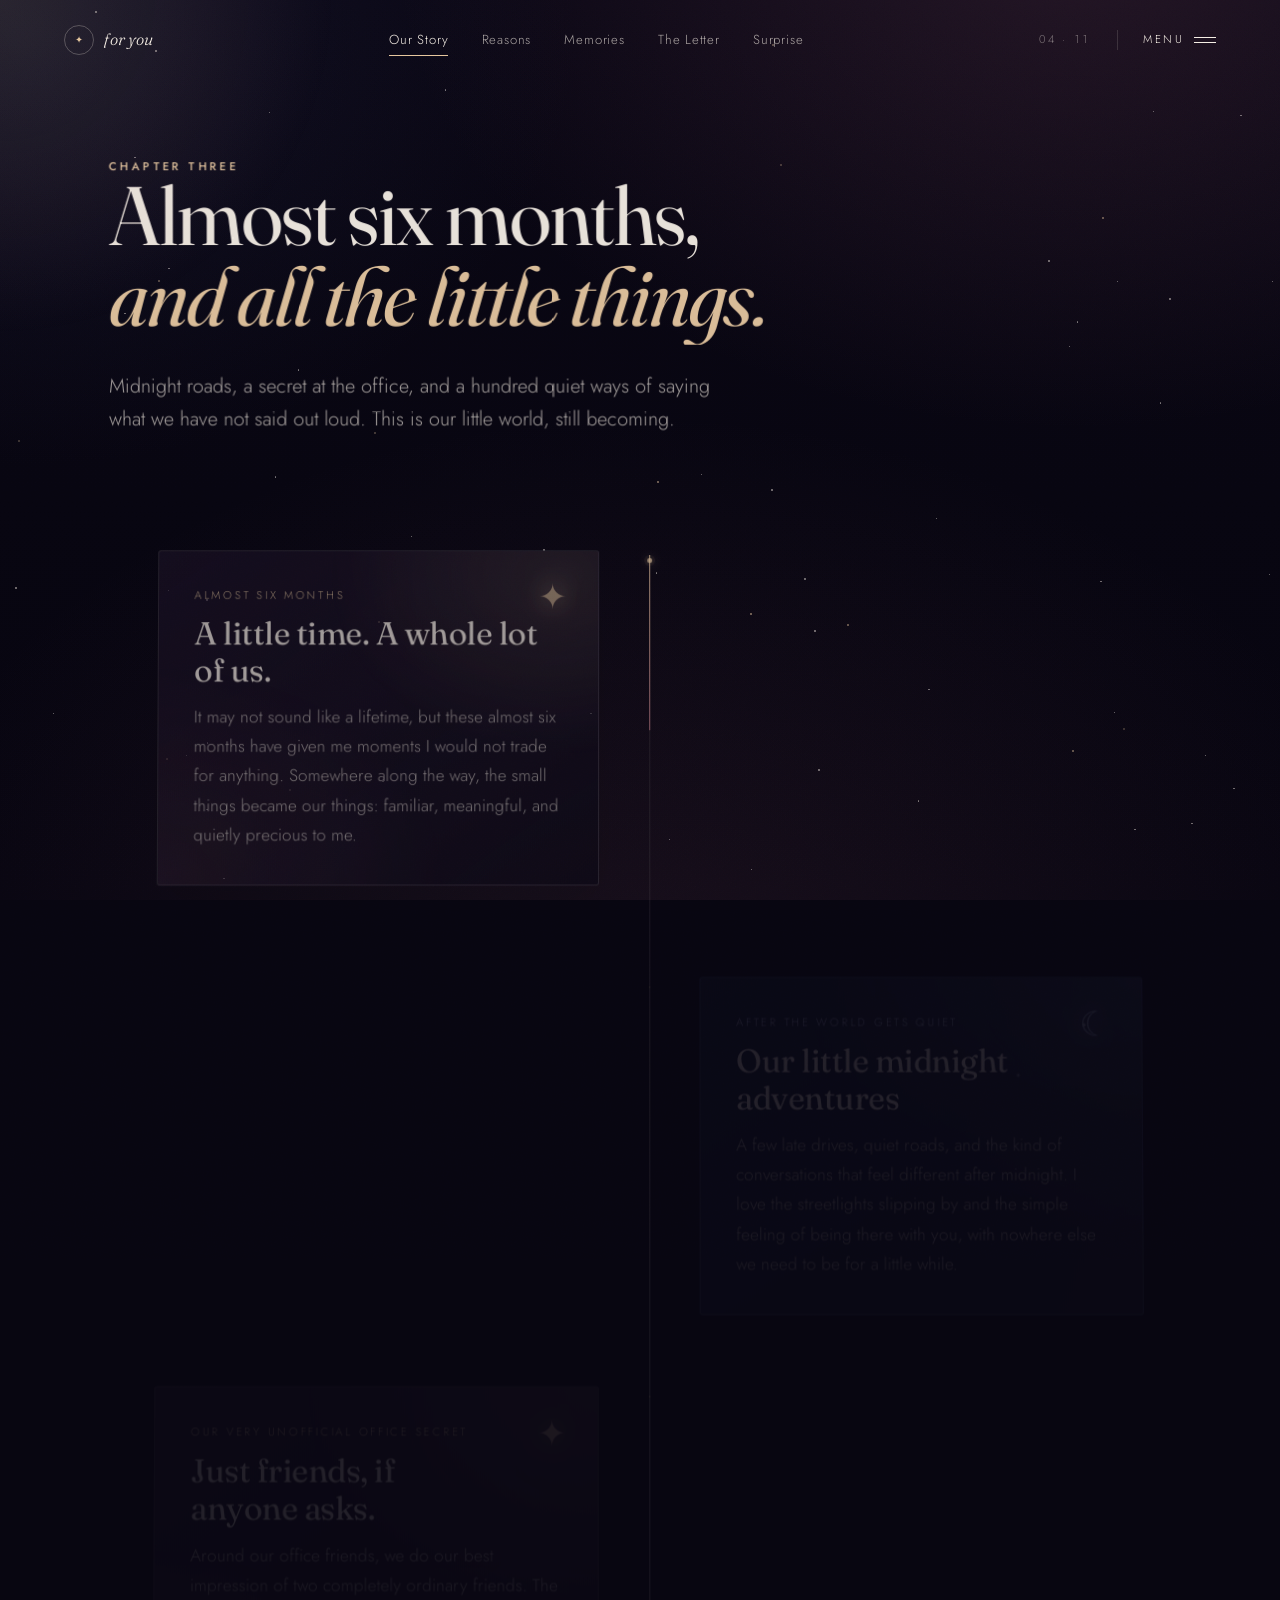
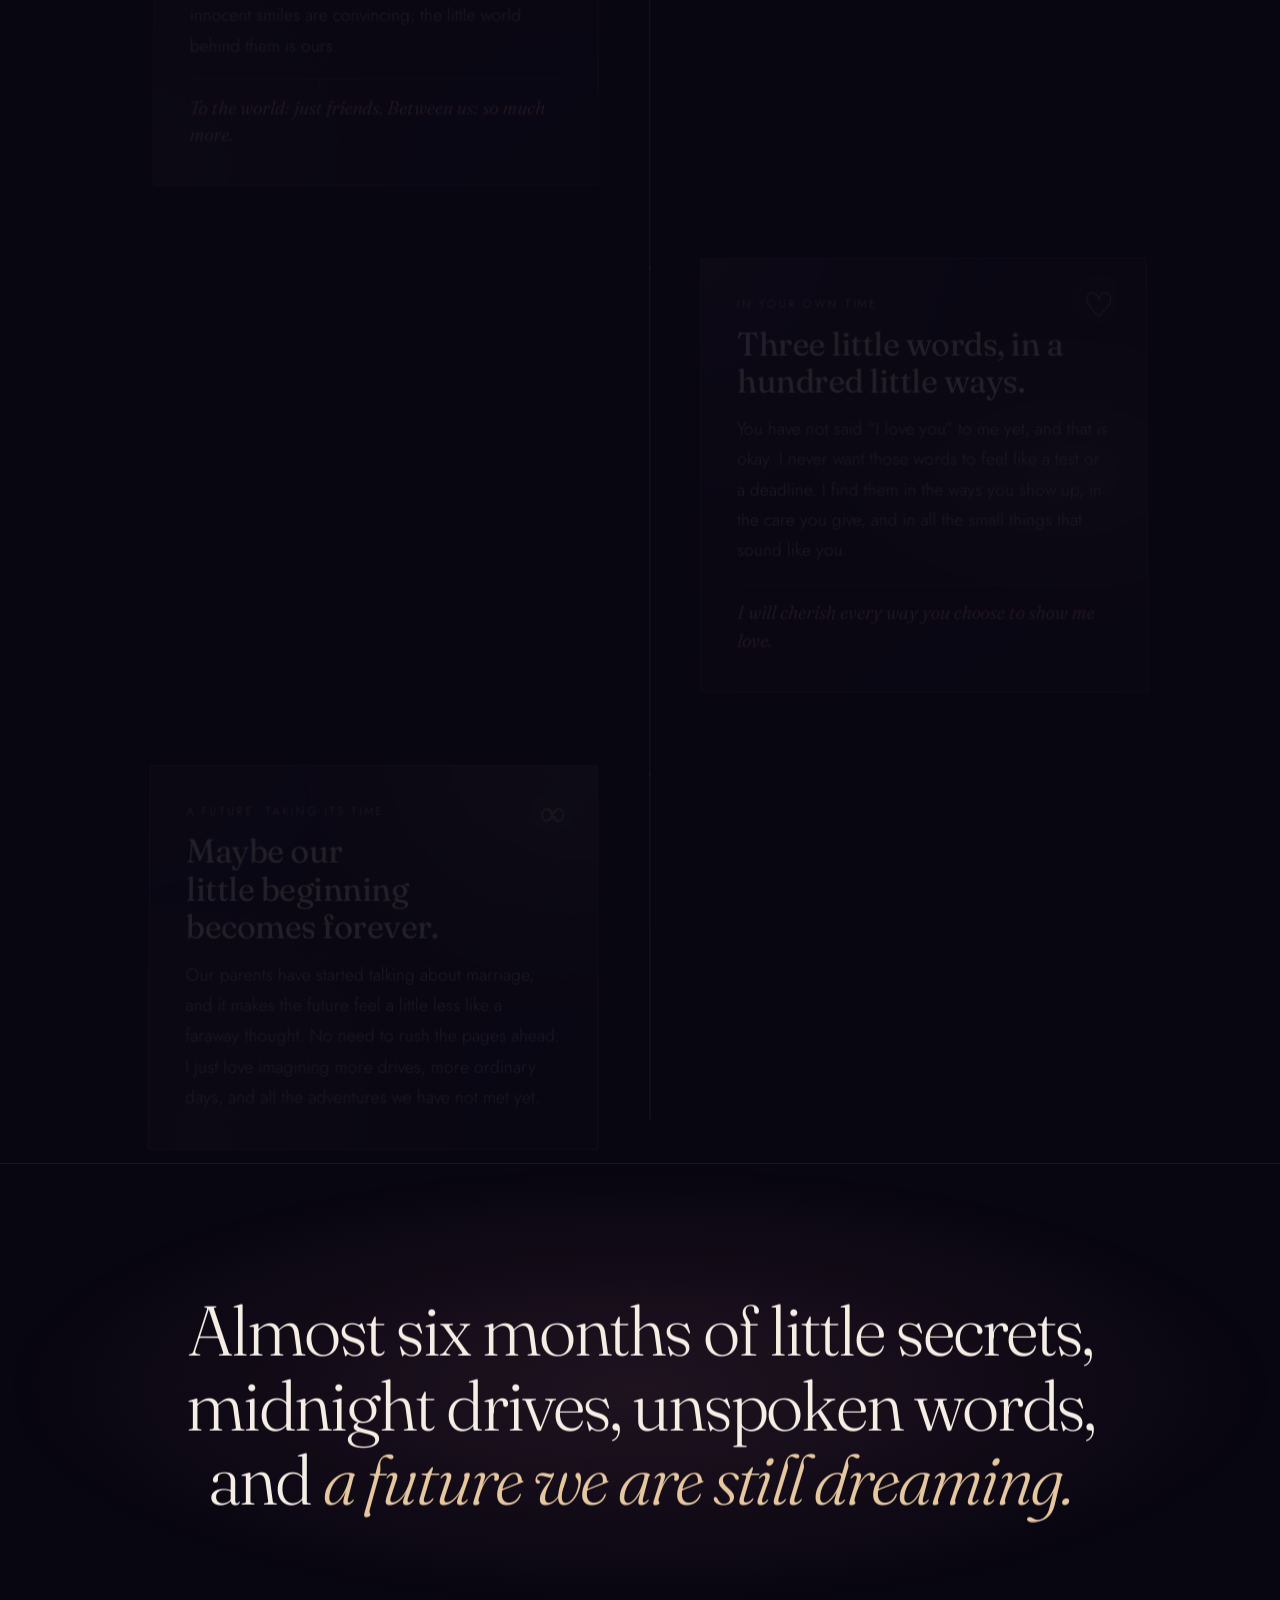
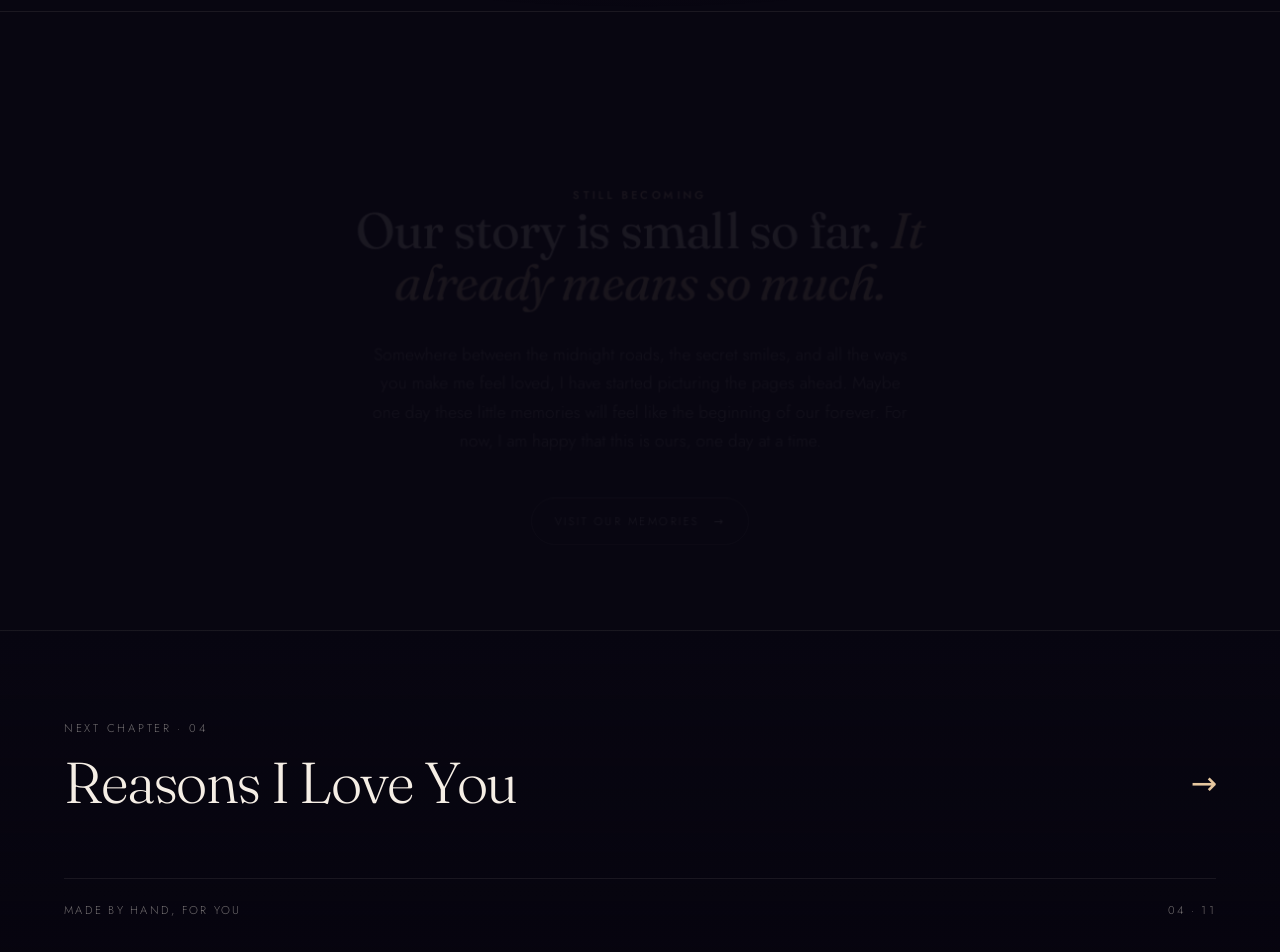
<file: story.html>
<!doctype html>
<html lang="en">
<head>
<meta charset="utf-8">
<meta name="viewport" content="width=device-width, initial-scale=1, viewport-fit=cover">
<title>Our Story · November 4</title>
<meta name="description" content="Almost six months of midnight drives, little secrets, and a future we are slowly dreaming about.">
<meta name="theme-color" content="#080611">
<script src="js/gate.js"></script>
<link rel="icon" href="data:image/svg+xml,%3Csvg xmlns='http://www.w3.org/2000/svg' viewBox='0 0 32 32'%3E%3Ctext y='25' x='4' font-size='24' fill='%23e6c79f'%3E%E2%99%A5%3C/text%3E%3C/svg%3E">
<link rel="preconnect" href="https://fonts.googleapis.com">
<link rel="preconnect" href="https://fonts.gstatic.com" crossorigin>
<link href="https://fonts.googleapis.com/css2?family=Fraunces:ital,opsz,wght@0,9..144,300..700;1,9..144,300..700&family=Jost:wght@300;400;500&display=swap" rel="stylesheet">
<link rel="stylesheet" href="css/tokens.css">
<link rel="stylesheet" href="css/base.css">
<link rel="stylesheet" href="css/components.css">
<link rel="stylesheet" href="css/pages.css">
</head>
<body data-page="story">

<a class="skip" href="#main">Skip to the content</a>

<div class="veil" aria-hidden="true"><span class="veil-mark">&#10022;</span></div>
<div class="grain" aria-hidden="true"></div>
<div class="stardust" data-stardust aria-hidden="true"></div>
<div class="lamp" data-lamp aria-hidden="true"></div>

<header class="nav" data-nav>
  <a class="brand" href="index.html" aria-label="For you, back to the beginning">
    <span class="brand-mark" aria-hidden="true">&#10022;</span>
    <span class="brand-name">for you</span>
  </a>
  <nav class="nav-links" aria-label="Chapters">
    <a href="story.html" aria-current="page">Our Story</a>
    <a href="reasons.html">Reasons</a>
    <a href="memories.html">Memories</a>
    <a href="letter.html">The Letter</a>
    <a href="surprise.html">Surprise</a>
  </nav>
  <div class="nav-right">
    <span class="nav-date" aria-hidden="true">04 &middot; 11</span>
    <button class="menu-btn" type="button" data-menu-open aria-expanded="false" aria-controls="menu">
      <span class="menu-btn-text">Menu</span>
      <span class="menu-btn-icon" aria-hidden="true"><i></i><i></i></span>
    </button>
  </div>
</header>

<div class="progress" aria-hidden="true"><span data-progress></span></div>

<div class="menu" id="menu" hidden>
  <div class="menu-inner">
    <div class="menu-head">
      <span class="eyebrow">Seven chapters + a gallery</span>
      <button class="menu-close" type="button" data-menu-close aria-label="Close the menu">Close</button>
    </div>
    <nav class="menu-list" aria-label="All chapters">
      <a href="index.html"><span class="menu-num">01</span><span class="menu-title">The Invitation</span></a>
      <a href="celebration.html"><span class="menu-num">02</span><span class="menu-title">Make a Wish</span></a>
      <a href="story.html" aria-current="page"><span class="menu-num">03</span><span class="menu-title">Our Story</span></a>
      <a href="reasons.html"><span class="menu-num">04</span><span class="menu-title">Reasons I Love You</span></a>
      <a href="letter.html"><span class="menu-num">05</span><span class="menu-title">A Letter</span></a>
      <a href="surprise.html"><span class="menu-num">06</span><span class="menu-title">A Surprise</span></a>
      <a href="wish.html"><span class="menu-num">07</span><span class="menu-title">The Last Page</span></a>
      <a href="memories.html"><span class="menu-num">&#10022;</span><span class="menu-title">A Memory Gallery</span></a>
    </nav>
    <div class="menu-foot">
      <p>Made by hand. For you.</p>
      <p class="menu-date">November 4</p>
    </div>
  </div>
</div>

<main id="main">

  <header class="page-hero">
    <div class="wrap">
      <p class="eyebrow" data-reveal>Chapter three</p>
      <h1 class="page-title">
        <span class="line"><span class="line-in" data-hero-line>Almost six months,</span></span>
        <span class="line"><span class="line-in" data-hero-line><em>and all the little things.</em></span></span>
      </h1>
      <p class="page-lede" data-reveal>
        Midnight roads, a secret at the office, and a hundred quiet ways of saying
        what we have not said out loud. This is our little world, still becoming.
      </p>
    </div>
  </header>

  <section class="timeline-section" aria-labelledby="timeline-heading">
    <h2 class="sr-only" id="timeline-heading">The timeline of us</h2>
    <div class="wrap">
      <div class="timeline-wrap">
        <div class="timeline-rail" aria-hidden="true">
          <span class="timeline-rail-fill" data-timeline-fill></span>
        </div>

        <ol class="timeline">
          <li class="tl-item" data-tl-item>
            <span class="tl-dot" aria-hidden="true"></span>
            <div class="tl-body">
              <article class="story-card story-card--months">
                <span class="story-symbol" aria-hidden="true">&#10022;</span>
                <p class="tl-when">Almost six months</p>
                <h3 class="tl-title">A little time. A whole lot of us.</h3>
                <p class="tl-text">
                  It may not sound like a lifetime, but these almost six months have
                  given me moments I would not trade for anything. Somewhere along
                  the way, the small things became our things: familiar, meaningful,
                  and quietly precious to me.
                </p>
              </article>
            </div>
          </li>

          <li class="tl-item" data-tl-item>
            <span class="tl-dot" aria-hidden="true"></span>
            <div class="tl-body">
              <article class="story-card story-card--midnight">
                <span class="story-symbol" aria-hidden="true">&#9790;</span>
                <p class="tl-when">After the world gets quiet</p>
                <h3 class="tl-title">Our little midnight adventures</h3>
                <p class="tl-text">
                  A few late drives, quiet roads, and the kind of conversations that
                  feel different after midnight. I love the streetlights slipping by
                  and the simple feeling of being there with you, with nowhere else
                  we need to be for a little while.
                </p>
              </article>
            </div>
          </li>

          <li class="tl-item" data-tl-item>
            <span class="tl-dot" aria-hidden="true"></span>
            <div class="tl-body">
              <article class="story-card story-card--secret">
                <span class="story-symbol" aria-hidden="true">&#10022;</span>
                <p class="tl-when">Our very unofficial office secret</p>
                <h3 class="tl-title">Just friends, if anyone asks.</h3>
                <p class="tl-text">
                  Around our office friends, we do our best impression of two
                  completely ordinary friends. The innocent smiles are convincing;
                  the little world behind them is ours.
                </p>
                <p class="story-aside">To the world: just friends. Between us: so much more.</p>
              </article>
            </div>
          </li>

          <li class="tl-item" data-tl-item>
            <span class="tl-dot" aria-hidden="true"></span>
            <div class="tl-body">
              <article class="story-card story-card--unsaid">
                <span class="story-symbol" aria-hidden="true">&#9825;</span>
                <p class="tl-when">In your own time</p>
                <h3 class="tl-title">Three little words, in a hundred little ways.</h3>
                <p class="tl-text">
                  You have not said “I love you” to me yet, and that is okay.
                  I never want those words to feel like a test or a deadline.
                  I find them in the ways you show up, in the care you give, and
                  in all the small things that sound like you.
                </p>
                <p class="story-aside">I will cherish every way you choose to show me love.</p>
              </article>
            </div>
          </li>

          <li class="tl-item" data-tl-item>
            <span class="tl-dot" aria-hidden="true"></span>
            <div class="tl-body">
              <article class="story-card story-card--future">
                <span class="story-symbol" aria-hidden="true">&#8734;</span>
                <p class="tl-when">A future, taking its time</p>
                <h3 class="tl-title">Maybe our little beginning becomes forever.</h3>
                <p class="tl-text">
                  Our parents have started talking about marriage, and it makes
                  the future feel a little less like a faraway thought. No need to
                  rush the pages ahead: I just love imagining more drives, more
                  ordinary days, and all the adventures we have not met yet.
                </p>
              </article>
            </div>
          </li>
        </ol>
      </div>
    </div>
  </section>

  <section class="quote-band" aria-label="A line from us">
    <p class="quote-text" data-parallax-quote>
      Almost six months of little secrets,<br>
      midnight drives, unspoken words,<br>
      and <em>a future we are still dreaming.</em>
    </p>
  </section>

  <section class="section story-close">
    <div class="wrap narrow center">
      <p class="eyebrow" data-reveal>Still becoming</p>
      <h2 class="sec-title" data-reveal>Our story is small so far. <em>It already means so much.</em></h2>
      <p class="story-close-text" data-reveal>
        Somewhere between the midnight roads, the secret smiles, and all the ways
        you make me feel loved, I have started picturing the pages ahead. Maybe
        one day these little memories will feel like the beginning of our forever.
        For now, I am happy that this is ours, one day at a time.
      </p>
      <div class="story-close-cta" data-reveal>
        <a class="btn btn--ghost" href="memories.html">
          <span>Visit our memories</span>
          <span class="btn-arrow" aria-hidden="true">&#8594;</span>
        </a>
      </div>
    </div>
  </section>

</main>

<footer class="site-foot">
  <nav class="next-chapter" aria-label="Next chapter">
    <a href="reasons.html">
      <span class="next-kicker">Next chapter &middot; 04</span>
      <span class="next-title">Reasons I Love You <span class="next-arrow" aria-hidden="true">&#8594;</span></span>
    </a>
  </nav>
  <div class="foot-meta">
    <span>Made by hand, for you</span>
    <span>04 &middot; 11</span>
  </div>
</footer>

<noscript><style>.veil{display:none}</style></noscript>

<script src="vendor/gsap.min.js" defer></script>
<script src="vendor/ScrollTrigger.min.js" defer></script>
<script src="vendor/lenis.min.js" defer></script>
<script src="js/config.js" defer></script>
<script src="js/core.js" defer></script>
<script src="js/pages.js" defer></script>
<script src="js/main.js" defer></script>
</body>
</html>
</file>
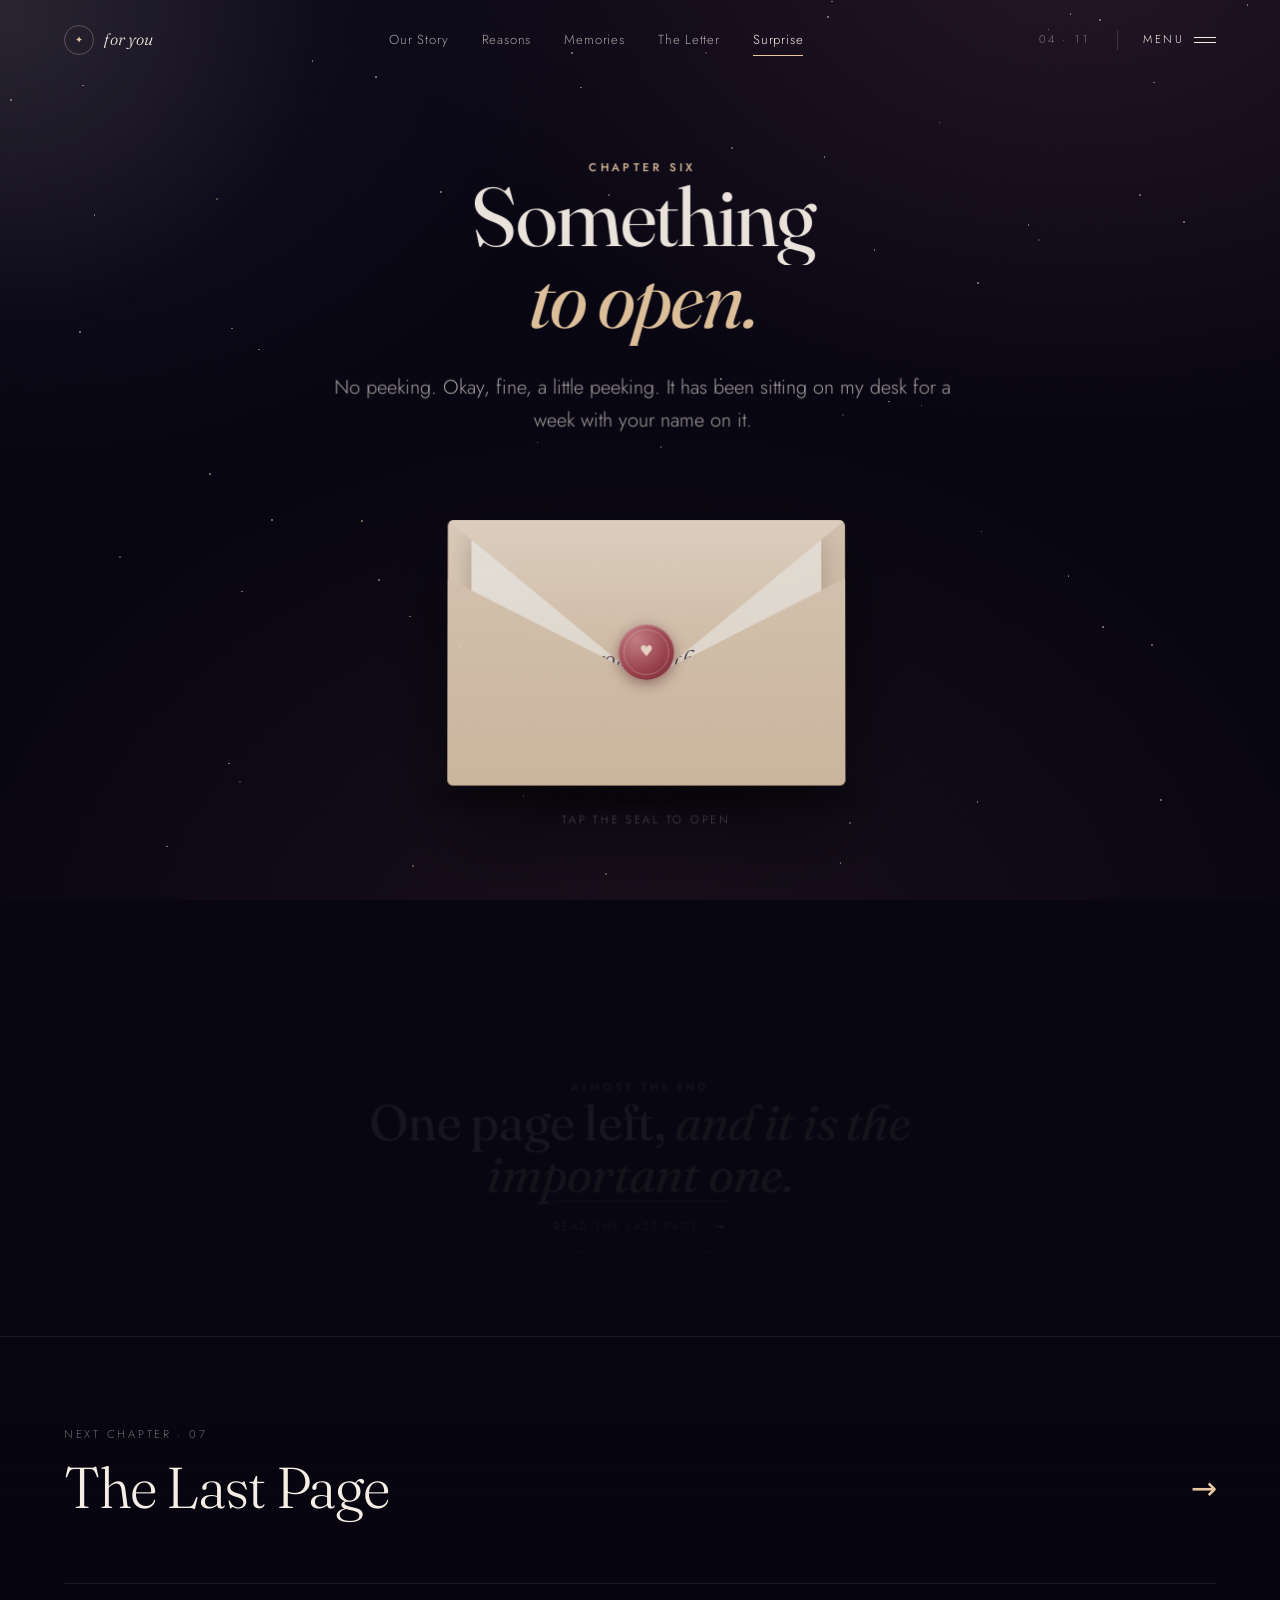
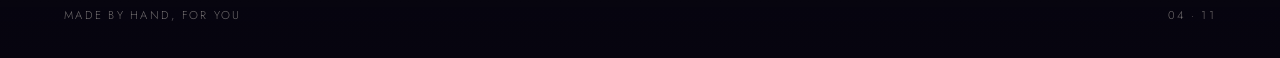
<file: surprise.html>
<!doctype html>
<html lang="en">
<head>
<meta charset="utf-8">
<meta name="viewport" content="width=device-width, initial-scale=1, viewport-fit=cover">
<title>A Special Surprise · November 4</title>
<meta name="description" content="An envelope, a hidden message, and a few promises. Chapter six.">
<meta name="theme-color" content="#080611">
<script src="js/gate.js"></script>
<link rel="icon" href="data:image/svg+xml,%3Csvg xmlns='http://www.w3.org/2000/svg' viewBox='0 0 32 32'%3E%3Ctext y='25' x='4' font-size='24' fill='%23e6c79f'%3E%E2%99%A5%3C/text%3E%3C/svg%3E">
<link rel="preconnect" href="https://fonts.googleapis.com">
<link rel="preconnect" href="https://fonts.gstatic.com" crossorigin>
<link href="https://fonts.googleapis.com/css2?family=Fraunces:ital,opsz,wght@0,9..144,300..700;1,9..144,300..700&family=Jost:wght@300;400;500&display=swap" rel="stylesheet">
<link rel="stylesheet" href="css/tokens.css">
<link rel="stylesheet" href="css/base.css">
<link rel="stylesheet" href="css/components.css">
<link rel="stylesheet" href="css/pages.css">
</head>
<body data-page="surprise">

<a class="skip" href="#main">Skip to the content</a>

<div class="veil" aria-hidden="true"><span class="veil-mark">&#10022;</span></div>
<div class="grain" aria-hidden="true"></div>
<div class="stardust" data-stardust aria-hidden="true"></div>
<div class="lamp" data-lamp aria-hidden="true"></div>

<header class="nav" data-nav>
  <a class="brand" href="index.html" aria-label="For you, back to the beginning">
    <span class="brand-mark" aria-hidden="true">&#10022;</span>
    <span class="brand-name">for you</span>
  </a>
  <nav class="nav-links" aria-label="Chapters">
    <a href="story.html">Our Story</a>
    <a href="reasons.html">Reasons</a>
    <a href="memories.html">Memories</a>
    <a href="letter.html">The Letter</a>
    <a href="surprise.html" aria-current="page">Surprise</a>
  </nav>
  <div class="nav-right">
    <span class="nav-date" aria-hidden="true">04 &middot; 11</span>
    <button class="menu-btn" type="button" data-menu-open aria-expanded="false" aria-controls="menu">
      <span class="menu-btn-text">Menu</span>
      <span class="menu-btn-icon" aria-hidden="true"><i></i><i></i></span>
    </button>
  </div>
</header>

<div class="progress" aria-hidden="true"><span data-progress></span></div>

<div class="menu" id="menu" hidden>
  <div class="menu-inner">
    <div class="menu-head">
      <span class="eyebrow">Seven chapters + a gallery</span>
      <button class="menu-close" type="button" data-menu-close aria-label="Close the menu">Close</button>
    </div>
    <nav class="menu-list" aria-label="All chapters">
      <a href="index.html"><span class="menu-num">01</span><span class="menu-title">The Invitation</span></a>
      <a href="celebration.html"><span class="menu-num">02</span><span class="menu-title">Make a Wish</span></a>
      <a href="story.html"><span class="menu-num">03</span><span class="menu-title">Our Story</span></a>
      <a href="reasons.html"><span class="menu-num">04</span><span class="menu-title">Reasons I Love You</span></a>
      <a href="letter.html"><span class="menu-num">05</span><span class="menu-title">A Letter</span></a>
      <a href="surprise.html" aria-current="page"><span class="menu-num">06</span><span class="menu-title">A Surprise</span></a>
      <a href="wish.html"><span class="menu-num">07</span><span class="menu-title">The Last Page</span></a>
      <a href="memories.html"><span class="menu-num">&#10022;</span><span class="menu-title">A Memory Gallery</span></a>
    </nav>
    <div class="menu-foot">
      <p>Made by hand. For you.</p>
      <p class="menu-date">November 4</p>
    </div>
  </div>
</div>

<main id="main">

  <header class="page-hero page-hero--center">
    <div class="wrap">
      <p class="eyebrow" data-reveal>Chapter six</p>
      <h1 class="page-title">
        <span class="line"><span class="line-in" data-hero-line>Something</span></span>
        <span class="line"><span class="line-in" data-hero-line><em>to open.</em></span></span>
      </h1>
      <p class="page-lede" data-reveal>
        No peeking. Okay, fine, a little peeking. It has been sitting
        on my desk for a week with your name on it.
      </p>
    </div>
  </header>

  <section class="envelope-section" aria-labelledby="envelope-heading">
    <h2 class="sr-only" id="envelope-heading">An envelope for you</h2>
    <div class="wrap env-wrap">
      <button class="envelope" type="button" data-envelope aria-expanded="false" aria-controls="surprise-content" aria-label="Open the envelope">
        <span class="env-shadow" aria-hidden="true"></span>
        <span class="env-letter" aria-hidden="true">
          <span class="env-letter-to">for you,</span>
          <span class="env-letter-big">on your birthday</span>
        </span>
        <span class="env-body" aria-hidden="true"></span>
        <span class="env-front" aria-hidden="true"></span>
        <span class="env-flap" aria-hidden="true"></span>
        <span class="env-seal" aria-hidden="true">&#9829;</span>
      </button>
      <p class="env-hint" data-env-hint>Tap the seal to open</p>
    </div>
  </section>

  <section class="surprise-content" id="surprise-content" hidden>
    <div class="wrap">
      <div class="surprise-reveal">
        <p class="eyebrow">What was inside</p>
        <h2 class="surprise-quote">
          I would live this life a hundred times<br>
          and find you <em>in every single one.</em>
        </h2>
        <p class="surprise-note">
          And because a message is not something you can hold, here are four things
          you can actually redeem. I will honour them. I will not even pretend
          I forgot.
        </p>
      </div>

      <ul class="coupons">
        <li>
          <button class="coupon" type="button" data-coupon aria-pressed="false">
            <span class="coupon-top"><span class="coupon-tag">Good for</span><span class="coupon-no">01</span></span>
            <span class="coupon-title">One slow dance<br>in the kitchen</span>
            <span class="coupon-foot">No music required</span>
            <span class="coupon-stamp" aria-hidden="true">claimed</span>
          </button>
        </li>
        <li>
          <button class="coupon" type="button" data-coupon aria-pressed="false">
            <span class="coupon-top"><span class="coupon-tag">Good for</span><span class="coupon-no">02</span></span>
            <span class="coupon-title">One dinner<br>you do not choose</span>
            <span class="coupon-foot">I will get it right</span>
            <span class="coupon-stamp" aria-hidden="true">claimed</span>
          </button>
        </li>
        <li>
          <button class="coupon" type="button" data-coupon aria-pressed="false">
            <span class="coupon-top"><span class="coupon-tag">Good for</span><span class="coupon-no">03</span></span>
            <span class="coupon-title">One lazy Sunday<br>entirely unplanned</span>
            <span class="coupon-foot">Phones face down</span>
            <span class="coupon-stamp" aria-hidden="true">claimed</span>
          </button>
        </li>
        <li>
          <button class="coupon" type="button" data-coupon aria-pressed="false">
            <span class="coupon-top"><span class="coupon-tag">Good for</span><span class="coupon-no">04</span></span>
            <span class="coupon-title">One hour of me<br>saying nothing</span>
            <span class="coupon-foot">Just listening. Rare.</span>
            <span class="coupon-stamp" aria-hidden="true">claimed</span>
          </button>
        </li>
      </ul>

      <p class="coupon-footnote">No expiry. No conditions. Redeemable forever.</p>
    </div>
  </section>

  <section class="section env-close">
    <div class="wrap narrow center">
      <p class="eyebrow" data-reveal>Almost the end</p>
      <h2 class="sec-title" data-reveal>One page left, <em>and it is the important one.</em></h2>
      <div data-reveal>
        <a class="btn" href="wish.html">
          <span>Read the last page</span>
          <span class="btn-arrow" aria-hidden="true">&#8594;</span>
        </a>
      </div>
    </div>
  </section>

</main>

<footer class="site-foot">
  <nav class="next-chapter" aria-label="Next chapter">
    <a href="wish.html">
      <span class="next-kicker">Next chapter &middot; 07</span>
      <span class="next-title">The Last Page <span class="next-arrow" aria-hidden="true">&#8594;</span></span>
    </a>
  </nav>
  <div class="foot-meta">
    <span>Made by hand, for you</span>
    <span>04 &middot; 11</span>
  </div>
</footer>

<noscript><style>.veil{display:none}</style></noscript>

<script src="vendor/gsap.min.js" defer></script>
<script src="vendor/ScrollTrigger.min.js" defer></script>
<script src="vendor/lenis.min.js" defer></script>
<script src="js/config.js" defer></script>
<script src="js/core.js" defer></script>
<script src="js/celebrate.js" defer></script>
<script src="js/pages.js" defer></script>
<script src="js/main.js" defer></script>
</body>
</html>
</file>
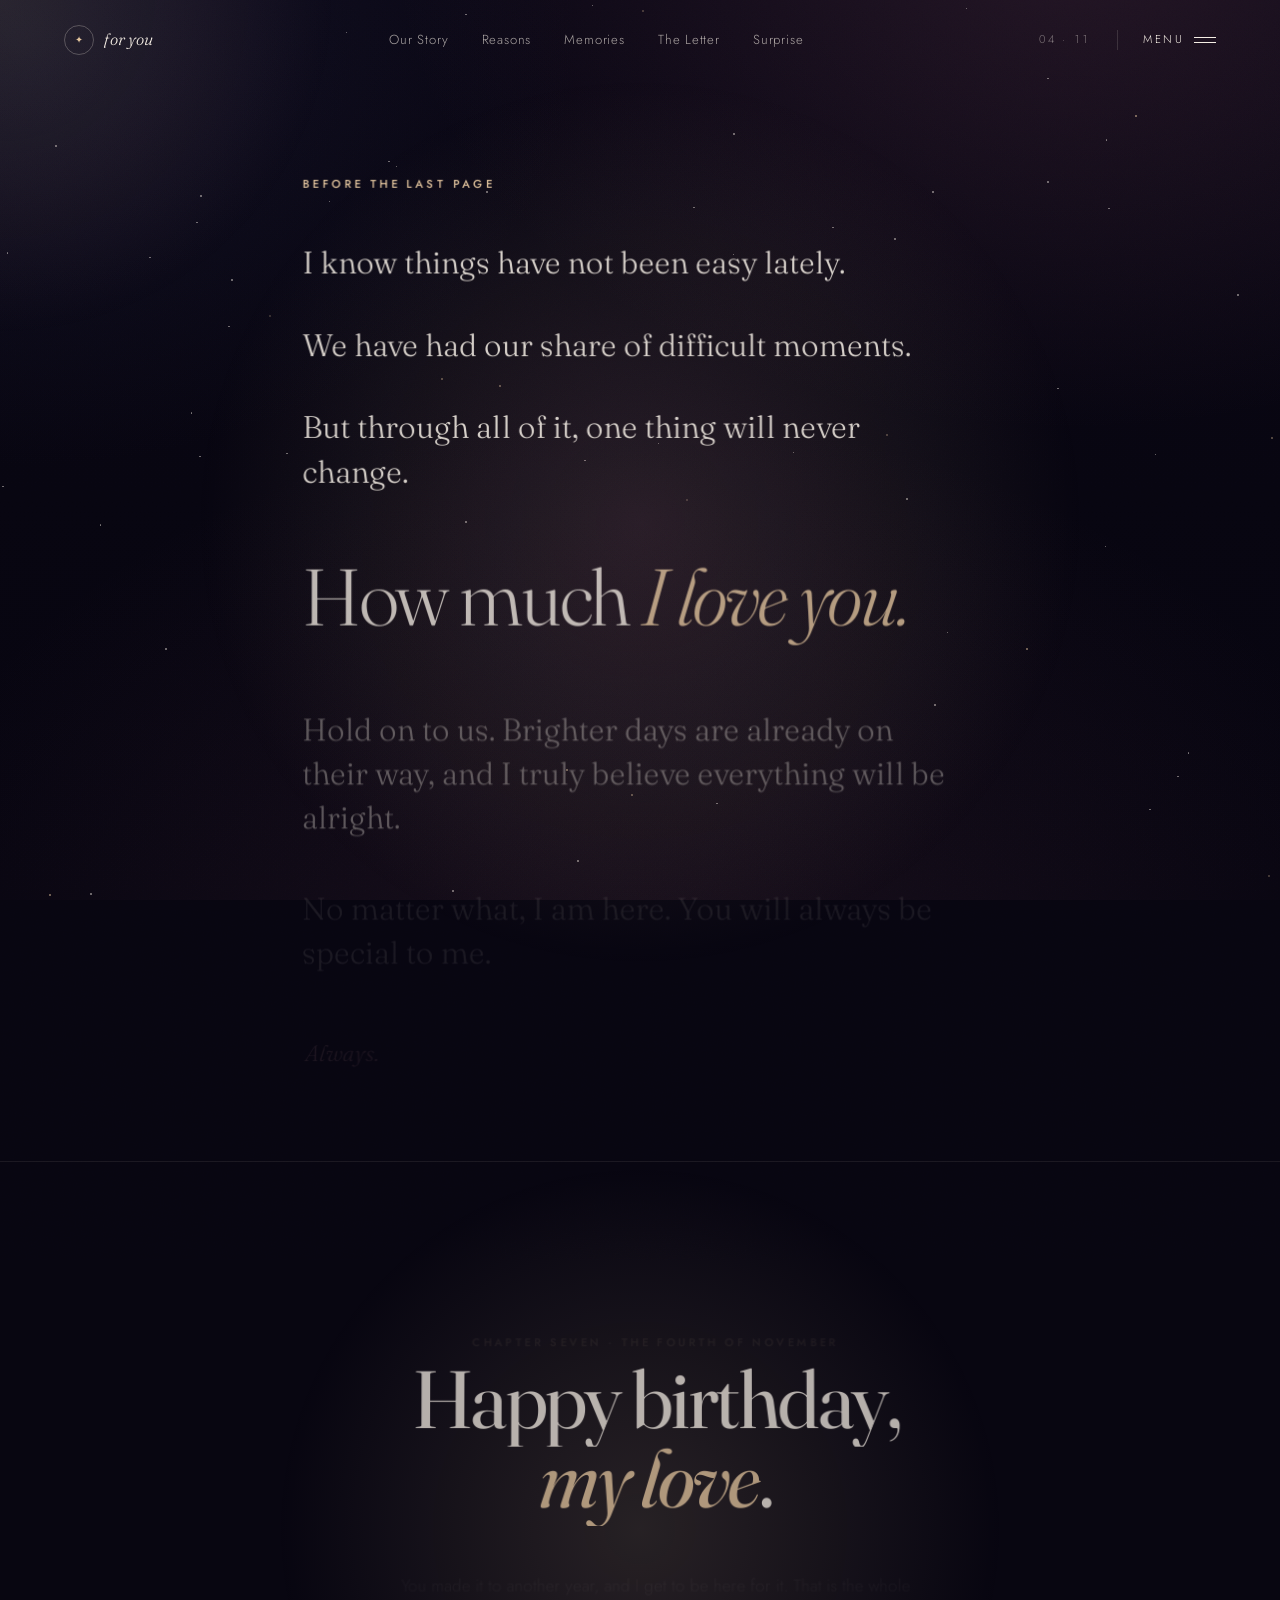
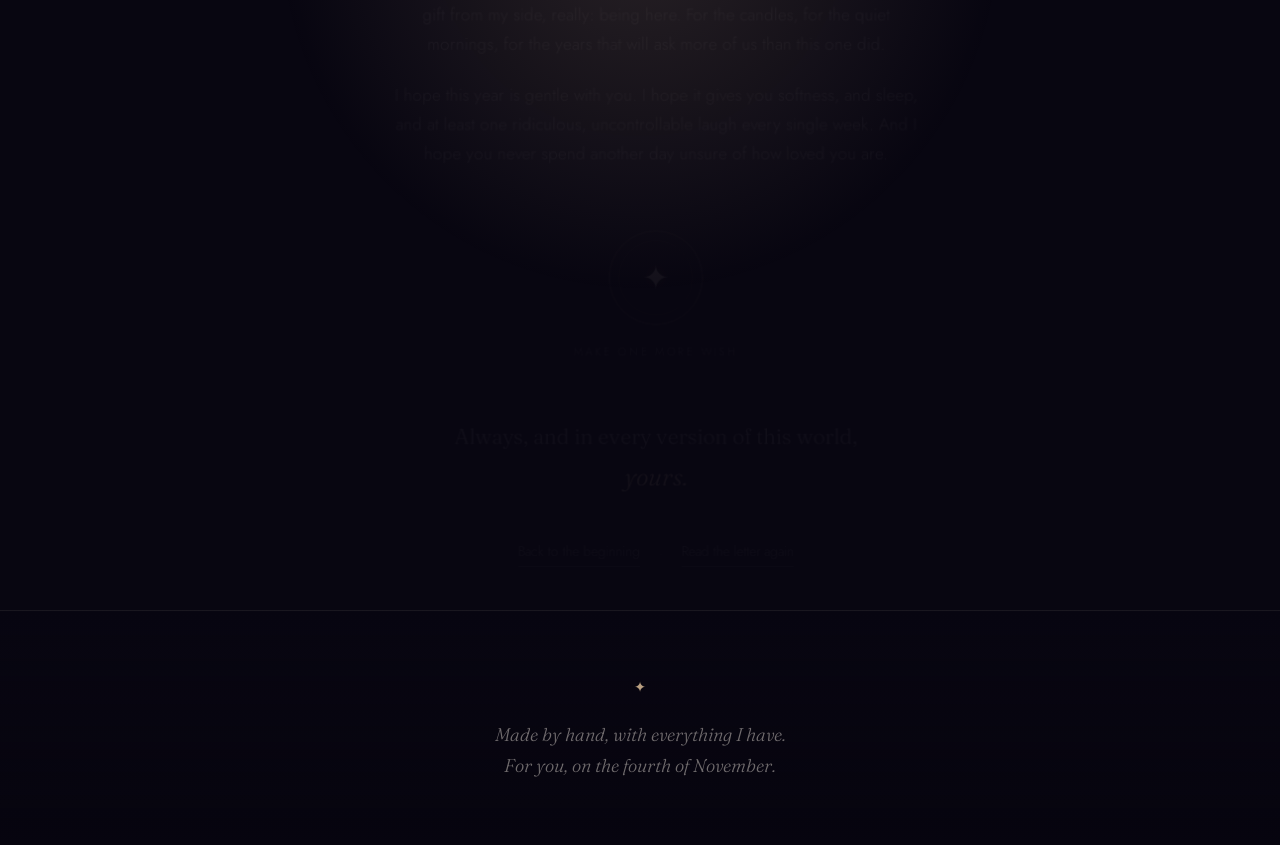
<file: wish.html>
<!doctype html>
<html lang="en">
<head>
<meta charset="utf-8">
<meta name="viewport" content="width=device-width, initial-scale=1, viewport-fit=cover">
<title>The Last Page · Happy Birthday</title>
<meta name="description" content="Through all of it, one thing never changes. And then: every birthday wish I have.">
<meta name="theme-color" content="#080611">
<script src="js/gate.js"></script>
<link rel="icon" href="data:image/svg+xml,%3Csvg xmlns='http://www.w3.org/2000/svg' viewBox='0 0 32 32'%3E%3Ctext y='25' x='4' font-size='24' fill='%23e6c79f'%3E%E2%99%A5%3C/text%3E%3C/svg%3E">
<link rel="preconnect" href="https://fonts.googleapis.com">
<link rel="preconnect" href="https://fonts.gstatic.com" crossorigin>
<link href="https://fonts.googleapis.com/css2?family=Fraunces:ital,opsz,wght@0,9..144,300..700;1,9..144,300..700&family=Jost:wght@300;400;500&display=swap" rel="stylesheet">
<link rel="stylesheet" href="css/tokens.css">
<link rel="stylesheet" href="css/base.css">
<link rel="stylesheet" href="css/components.css">
<link rel="stylesheet" href="css/pages.css">
</head>
<body data-page="wish">

<a class="skip" href="#main">Skip to the content</a>

<div class="veil" aria-hidden="true"><span class="veil-mark">&#10022;</span></div>
<div class="grain" aria-hidden="true"></div>
<div class="stardust" data-stardust aria-hidden="true"></div>
<div class="lamp" data-lamp aria-hidden="true"></div>

<header class="nav" data-nav>
  <a class="brand" href="index.html" aria-label="For you, back to the beginning">
    <span class="brand-mark" aria-hidden="true">&#10022;</span>
    <span class="brand-name">for you</span>
  </a>
  <nav class="nav-links" aria-label="Chapters">
    <a href="story.html">Our Story</a>
    <a href="reasons.html">Reasons</a>
    <a href="memories.html">Memories</a>
    <a href="letter.html">The Letter</a>
    <a href="surprise.html">Surprise</a>
  </nav>
  <div class="nav-right">
    <span class="nav-date" aria-hidden="true">04 &middot; 11</span>
    <button class="menu-btn" type="button" data-menu-open aria-expanded="false" aria-controls="menu">
      <span class="menu-btn-text">Menu</span>
      <span class="menu-btn-icon" aria-hidden="true"><i></i><i></i></span>
    </button>
  </div>
</header>

<div class="progress" aria-hidden="true"><span data-progress></span></div>

<div class="menu" id="menu" hidden>
  <div class="menu-inner">
    <div class="menu-head">
      <span class="eyebrow">Seven chapters + a gallery</span>
      <button class="menu-close" type="button" data-menu-close aria-label="Close the menu">Close</button>
    </div>
    <nav class="menu-list" aria-label="All chapters">
      <a href="index.html"><span class="menu-num">01</span><span class="menu-title">The Invitation</span></a>
      <a href="celebration.html"><span class="menu-num">02</span><span class="menu-title">Make a Wish</span></a>
      <a href="story.html"><span class="menu-num">03</span><span class="menu-title">Our Story</span></a>
      <a href="reasons.html"><span class="menu-num">04</span><span class="menu-title">Reasons I Love You</span></a>
      <a href="letter.html"><span class="menu-num">05</span><span class="menu-title">A Letter</span></a>
      <a href="surprise.html"><span class="menu-num">06</span><span class="menu-title">A Surprise</span></a>
      <a href="wish.html" aria-current="page"><span class="menu-num">07</span><span class="menu-title">The Last Page</span></a>
      <a href="memories.html"><span class="menu-num">&#10022;</span><span class="menu-title">A Memory Gallery</span></a>
    </nav>
    <div class="menu-foot">
      <p>Made by hand. For you.</p>
      <p class="menu-date">November 4</p>
    </div>
  </div>
</div>

<main id="main">

  <section class="through" aria-labelledby="through-heading">
    <div class="through-glow" aria-hidden="true"></div>
    <div class="wrap narrow">
      <p class="eyebrow" data-reveal>Before the last page</p>
      <h2 class="sr-only" id="through-heading">Through all of it</h2>

      <div class="through-lines">
        <p class="through-line" data-through-line>I know things have not been easy lately.</p>
        <p class="through-line" data-through-line>We have had our share of difficult moments.</p>
        <p class="through-line" data-through-line>But through all of it, one thing will never change.</p>
        <p class="through-big" data-through-line>How much <em>I love you.</em></p>
        <p class="through-line" data-through-line>
          Hold on to us. Brighter days are already on their way, and I truly believe
          everything will be alright.
        </p>
        <p class="through-line" data-through-line>
          No matter what, I am here. You will always be special to me.
        </p>
      </div>

      <p class="through-sign" data-reveal>Always.</p>
    </div>
  </section>

  <section class="last-wish" aria-labelledby="last-heading">
    <div class="last-glow" aria-hidden="true"></div>
    <div class="wrap narrow center">
      <p class="eyebrow" data-reveal>Chapter seven &middot; the fourth of November</p>
      <h1 class="last-title" id="last-heading">
        <span class="line"><span class="line-in" data-hero-line>Happy birthday,</span></span>
        <span class="line"><span class="line-in" data-hero-line><em data-her-name>my love</em>.</span></span>
      </h1>
      <p class="last-text" data-reveal>
        You made it to another year, and I get to be here for it. That is the whole
        gift from my side, really: being here. For the candles, for the quiet
        mornings, for the years that will ask more of us than this one did.
      </p>
      <p class="last-text" data-reveal>
        I hope this year is gentle with you. I hope it gives you softness, and sleep,
        and at least one ridiculous, uncontrollable laugh every single week. And I
        hope you never spend another day unsure of how loved you are.
      </p>

      <div class="wish-star-wrap" data-reveal>
        <button class="wish-star" type="button" data-wish-star aria-label="Make one more wish">
          <span class="wish-star-ring" aria-hidden="true"></span>
          <span class="wish-star-core" aria-hidden="true">&#10022;</span>
        </button>
        <p class="wish-star-label" data-wish-star-label>Make one more wish</p>
      </div>

      <p class="last-sign" data-reveal>
        Always, and in every version of this world,<br>
        <em>yours.</em>
      </p>

      <div class="last-links" data-reveal>
        <a class="link-under" href="index.html">Back to the beginning</a>
        <span aria-hidden="true">&middot;</span>
        <a class="link-under" href="letter.html">Read the letter again</a>
      </div>
    </div>
  </section>

</main>

<footer class="site-foot site-foot--end">
  <div class="wrap end-foot">
    <p class="end-mark" aria-hidden="true">&#10022;</p>
    <p class="end-line">Made by hand, with everything I have.<br>For you, on the fourth of November.</p>
  </div>
</footer>

<div class="hearts" data-hearts aria-hidden="true"></div>

<noscript><style>.veil{display:none}</style></noscript>

<script src="vendor/gsap.min.js" defer></script>
<script src="vendor/ScrollTrigger.min.js" defer></script>
<script src="vendor/lenis.min.js" defer></script>
<script src="js/config.js" defer></script>
<script src="js/core.js" defer></script>
<script src="js/celebrate.js" defer></script>
<script src="js/pages.js" defer></script>
<script src="js/main.js" defer></script>
</body>
</html>
</file>
<file: css/tokens.css>
/* =========================================================
   Tokens
   One palette: ink night, champagne gold, dusty rose, ivory.
   One type pairing: Fraunces (display) + Jost (interface).
   ========================================================= */

:root {
  /* palette */
  --ink: #080611;
  --ink-2: #0c0918;
  --plum: #150e24;
  --ivory: #f5eee5;
  --ivory-dim: rgba(245, 238, 229, 0.68);
  --ivory-faint: rgba(245, 238, 229, 0.44);
  --gold: #e6c79f;
  --gold-bright: #f7e4c6;
  --gold-deep: #b78d5e;
  --rose: #e3a6a9;
  --rose-deep: #b3747f;
  --line: rgba(245, 238, 229, 0.14);
  --line-soft: rgba(245, 238, 229, 0.08);
  --line-strong: rgba(245, 238, 229, 0.26);

  /* paper (the letter page) */
  --paper: #f1e7d8;
  --paper-2: #e7d9c5;
  --paper-ink: #241a2b;
  --paper-muted: rgba(36, 26, 43, 0.68);

  /* type */
  --font-display: "Fraunces", "Iowan Old Style", "Palatino Linotype", Georgia, serif;
  --font-body: "Jost", "Avenir Next", "Segoe UI", system-ui, sans-serif;

  --t-hero: clamp(3.1rem, 10.2vw, 8.8rem);
  --t-title: clamp(2.45rem, 6.6vw, 5.2rem);
  --t-h2: clamp(1.85rem, 4.1vw, 3.2rem);
  --t-h3: clamp(1.28rem, 2vw, 1.7rem);
  --t-lede: clamp(1.02rem, 1.15vw + 0.72rem, 1.24rem);
  --t-body: clamp(0.98rem, 0.42vw + 0.86rem, 1.08rem);
  --t-small: clamp(0.79rem, 0.28vw + 0.72rem, 0.87rem);
  --t-label: clamp(0.63rem, 0.2vw + 0.57rem, 0.71rem);

  /* space */
  --sp-1: 0.5rem;
  --sp-2: 0.875rem;
  --sp-3: 1.5rem;
  --sp-4: 2.5rem;
  --sp-5: 4rem;
  --sp-6: 6.5rem;
  --sp-7: 9rem;

  --gutter: clamp(1.25rem, 5vw, 5rem);
  --max: 1200px;
  --nav-h: 76px;

  /* motion */
  --ease-out: cubic-bezier(0.16, 1, 0.3, 1);
  --ease-in-out: cubic-bezier(0.65, 0, 0.35, 1);
  --ease-soft: cubic-bezier(0.33, 1, 0.68, 1);
}
</file>
<file: css/base.css>
/* =========================================================
   Base: reset, atmosphere, typography, layout primitives
   ========================================================= */

*,
*::before,
*::after {
  box-sizing: border-box;
}

html {
  -webkit-text-size-adjust: 100%;
  scroll-behavior: smooth;
  background: var(--ink);
}

@media (prefers-reduced-motion: reduce) {
  html {
    scroll-behavior: auto;
  }
}

body {
  margin: 0;
  min-height: 100vh;
  font-family: var(--font-body);
  font-size: var(--t-body);
  font-weight: 300;
  line-height: 1.7;
  color: var(--ivory);
  background: transparent;
  overflow-x: clip;
  -webkit-font-smoothing: antialiased;
  -moz-osx-font-smoothing: grayscale;
  text-rendering: optimizeLegibility;
}

/* the night sky behind everything */
body::before {
  content: "";
  position: fixed;
  inset: 0;
  z-index: -1;
  pointer-events: none;
  background:
    radial-gradient(1100px 780px at 84% -6%, rgba(126, 74, 96, 0.22), transparent 62%),
    radial-gradient(920px 720px at 2% 4%, rgba(54, 64, 104, 0.18), transparent 60%),
    radial-gradient(1200px 900px at 50% 112%, rgba(120, 72, 90, 0.16), transparent 66%),
    linear-gradient(180deg, #0a0714 0%, var(--ink) 55%, #070510 100%);
}

img,
svg,
canvas {
  display: block;
  max-width: 100%;
}

button,
input,
textarea,
select {
  font: inherit;
  color: inherit;
}

button {
  background: none;
  border: 0;
  padding: 0;
  cursor: pointer;
  -webkit-tap-highlight-color: transparent;
}

a {
  color: inherit;
  text-decoration: none;
  -webkit-tap-highlight-color: transparent;
}

ul,
ol {
  margin: 0;
  padding: 0;
  list-style: none;
}

::selection {
  background: var(--gold);
  color: #1a1020;
}

:focus-visible {
  outline: 1px solid var(--gold);
  outline-offset: 4px;
  border-radius: 2px;
}

[hidden] {
  display: none !important;
}

.skip {
  position: fixed;
  top: 0.75rem;
  left: 0.75rem;
  z-index: 210;
  padding: 0.7rem 1rem;
  background: var(--gold);
  color: #17101f;
  font-size: 0.78rem;
  letter-spacing: 0.12em;
  text-transform: uppercase;
  transform: translateY(-180%);
  transition: transform 0.3s var(--ease-out);
}

.skip:focus {
  transform: translateY(0);
}

.sr-only {
  position: absolute !important;
  width: 1px;
  height: 1px;
  padding: 0;
  margin: -1px;
  overflow: hidden;
  clip: rect(0, 0, 0, 0);
  white-space: nowrap;
  border: 0;
}

/* ---------- typography ---------- */

h1,
h2,
h3,
h4 {
  margin: 0;
  font-family: var(--font-display);
  font-weight: 400;
  font-optical-sizing: auto;
  line-height: 1.02;
  letter-spacing: -0.015em;
}

h1 em,
h2 em,
h3 em,
p em {
  font-style: italic;
}

h1 em,
h2 em,
h3 em {
  color: var(--gold);
}

p {
  margin: 0;
}

strong {
  font-weight: 500;
  color: var(--gold-bright);
}

.eyebrow {
  margin: 0;
  font-family: var(--font-body);
  font-size: var(--t-label);
  font-weight: 500;
  letter-spacing: 0.3em;
  line-height: 1.4;
  text-transform: uppercase;
  color: var(--gold);
}

.page-title {
  font-size: var(--t-title);
  line-height: 0.98;
  letter-spacing: -0.025em;
  max-width: 20ch;
}

.page-lede {
  max-width: 52ch;
  margin-top: clamp(1.4rem, 3vw, 2rem);
  font-size: var(--t-lede);
  line-height: 1.65;
  color: var(--ivory-dim);
}

.sec-title {
  font-size: var(--t-h2);
  line-height: 1.04;
}

.center {
  text-align: center;
}

.center .page-lede,
.center .page-title,
.center .sec-title {
  margin-inline: auto;
}

/* ---------- layout ---------- */

.wrap {
  width: 100%;
  max-width: var(--max);
  margin-inline: auto;
  padding-inline: var(--gutter);
}

.narrow {
  max-width: 800px;
}

.section {
  position: relative;
  z-index: 1;
  padding-block: clamp(4.5rem, 10vw, 8.5rem);
}

main {
  position: relative;
  z-index: 1;
}

/* masked line reveal. JS sets the initial offset so nothing hides without it. */
.line {
  display: block;
  overflow: hidden;
  padding-bottom: 0.09em;
  margin-bottom: -0.09em;
}

.line-in {
  display: block;
  transform-origin: 0% 100%;
}

/* ---------- atmosphere ---------- */

.grain {
  position: fixed;
  inset: -40%;
  z-index: 70;
  pointer-events: none;
  opacity: 0.05;
  mix-blend-mode: soft-light;
  background-image: url("data:image/svg+xml,%3Csvg xmlns='http://www.w3.org/2000/svg' width='240' height='240'%3E%3Cfilter id='n'%3E%3CfeTurbulence type='fractalNoise' baseFrequency='0.82' numOctaves='3' stitchTiles='stitch'/%3E%3C/filter%3E%3Crect width='240' height='240' filter='url(%23n)'/%3E%3C/svg%3E");
  animation: grain-drift 9s steps(5) infinite;
}

@keyframes grain-drift {
  0% { transform: translate3d(0, 0, 0); }
  20% { transform: translate3d(-2%, 1%, 0); }
  40% { transform: translate3d(1%, -2%, 0); }
  60% { transform: translate3d(-1%, 2%, 0); }
  80% { transform: translate3d(2%, 1%, 0); }
  100% { transform: translate3d(0, 0, 0); }
}

.stardust {
  position: fixed;
  inset: 0;
  z-index: 0;
  pointer-events: none;
  overflow: hidden;
}

.dust {
  position: absolute;
  width: 1.5px;
  height: 1.5px;
  border-radius: 50%;
  background: var(--ivory);
  opacity: 0.5;
  animation: twinkle var(--twinkle-dur, 5s) ease-in-out var(--twinkle-delay, 0s) infinite alternate;
}

.dust--gold {
  background: var(--gold);
  width: 2px;
  height: 2px;
}

@keyframes twinkle {
  from { opacity: 0.12; transform: scale(0.6); }
  to { opacity: 0.75; transform: scale(1); }
}

/* a warm lamp that follows the pointer, desktop only */
.lamp {
  position: fixed;
  top: 0;
  left: 0;
  z-index: 3;
  width: min(58vmax, 680px);
  aspect-ratio: 1;
  border-radius: 50%;
  pointer-events: none;
  opacity: 0;
  background: radial-gradient(
    circle,
    rgba(230, 199, 159, 0.11),
    rgba(227, 166, 169, 0.05) 42%,
    transparent 70%
  );
  transform: translate(-50%, -50%);
  transition: opacity 0.8s ease;
  will-change: transform;
}

html.has-lamp .lamp {
  opacity: 1;
}

@media (hover: none), (prefers-reduced-motion: reduce) {
  .lamp {
    display: none;
  }
}

/* ---------- scrollbar ---------- */

@supports (scrollbar-width: thin) {
  html {
    scrollbar-width: thin;
    scrollbar-color: rgba(230, 199, 159, 0.3) transparent;
  }
}

/* ---------- lenis ---------- */

html.lenis,
html.lenis body {
  height: auto;
}

.lenis.lenis-smooth {
  scroll-behavior: auto !important;
}

.lenis.lenis-smooth [data-lenis-prevent] {
  overscroll-behavior: contain;
}

.lenis.lenis-stopped {
  overflow: hidden;
}

/* ---------- reduced motion ---------- */

@media (prefers-reduced-motion: reduce) {
  *,
  *::before,
  *::after {
    animation-duration: 0.001ms !important;
    animation-iteration-count: 1 !important;
    transition-duration: 0.001ms !important;
  }

  .grain,
  .dust {
    animation: none;
  }
}
</file>
<file: css/components.css>
/* =========================================================
   Components: veil, nav, menu, buttons, chapters, marquee, footer
   ========================================================= */

/* ---------- page veil ---------- */

.veil {
  position: fixed;
  inset: 0;
  z-index: 100;
  display: grid;
  place-items: center;
  background:
    radial-gradient(800px 600px at 50% 45%, rgba(126, 74, 96, 0.18), transparent 65%),
    var(--ink);
  transform: translateY(0);
  transition:
    transform 0.85s var(--ease-out),
    visibility 0s linear 0.85s;
}

html.is-ready .veil {
  transform: translateY(-101%);
  visibility: hidden;
}

.veil.is-leaving {
  transform: translateY(0) !important;
  visibility: visible !important;
  transition: transform 0.62s var(--ease-in-out);
}

.veil-mark {
  font-size: 1.4rem;
  color: var(--gold);
  opacity: 0.8;
  animation: veil-pulse 2.2s ease-in-out infinite;
}

@keyframes veil-pulse {
  0%, 100% { opacity: 0.25; transform: scale(0.94); }
  50% { opacity: 0.9; transform: scale(1.06); }
}

/* ---------- nav ---------- */

.nav {
  position: fixed;
  inset: 0 0 auto 0;
  z-index: 80;
  display: flex;
  align-items: center;
  justify-content: space-between;
  gap: 2rem;
  padding: clamp(0.9rem, 2vw, 1.5rem) var(--gutter);
  transition: background-color 0.5s ease, border-color 0.5s ease, padding 0.4s ease;
  border-bottom: 1px solid transparent;
}

.nav.is-stuck {
  background: rgba(8, 6, 17, 0.72);
  -webkit-backdrop-filter: blur(12px);
  backdrop-filter: blur(12px);
  border-bottom-color: var(--line-soft);
  padding-block: 0.7rem;
}

.brand {
  display: inline-flex;
  align-items: center;
  gap: 0.65rem;
  color: var(--ivory);
}

.brand-mark {
  display: grid;
  place-items: center;
  width: 30px;
  height: 30px;
  border: 1px solid var(--line-strong);
  border-radius: 50%;
  font-size: 0.6rem;
  color: var(--gold);
  transition: transform 0.7s var(--ease-out), border-color 0.4s ease;
}

.brand:hover .brand-mark {
  transform: rotate(90deg);
  border-color: var(--gold);
}

.brand-name {
  font-family: var(--font-display);
  font-style: italic;
  font-size: 1.02rem;
  letter-spacing: 0.01em;
}

.nav-links {
  display: none;
  gap: clamp(1.4rem, 2.6vw, 2.4rem);
}

.nav-links a {
  position: relative;
  padding: 0.3rem 0;
  font-size: 0.82rem;
  letter-spacing: 0.06em;
  color: var(--ivory-dim);
  transition: color 0.4s ease;
}

.nav-links a::after {
  content: "";
  position: absolute;
  left: 0;
  bottom: 0;
  width: 100%;
  height: 1px;
  background: var(--gold);
  transform: scaleX(0);
  transform-origin: right;
  transition: transform 0.5s var(--ease-out);
}

.nav-links a:hover,
.nav-links a[aria-current="page"] {
  color: var(--ivory);
}

.nav-links a:hover::after,
.nav-links a[aria-current="page"]::after {
  transform: scaleX(1);
  transform-origin: left;
}

.nav-right {
  display: flex;
  align-items: center;
  gap: clamp(0.9rem, 2vw, 1.6rem);
}

.nav-date {
  display: none;
  font-size: var(--t-label);
  letter-spacing: 0.24em;
  color: var(--ivory-faint);
  font-variant-numeric: tabular-nums;
}

.menu-btn {
  display: inline-flex;
  align-items: center;
  gap: 0.6rem;
  padding: 0.35rem 0;
  color: var(--ivory);
  font-size: var(--t-label);
  letter-spacing: 0.22em;
  text-transform: uppercase;
}

.menu-btn-icon {
  display: grid;
  gap: 4px;
  width: 22px;
}

.menu-btn-icon i {
  display: block;
  height: 1px;
  background: currentColor;
  transform-origin: center;
  transition: transform 0.45s var(--ease-out);
}

.menu-btn:hover .menu-btn-icon i:first-child {
  transform: scaleX(0.65);
}

.menu-btn:hover .menu-btn-icon i:last-child {
  transform: translateX(3px);
}

@media (min-width: 1024px) {
  .nav-links {
    display: flex;
  }

  .nav-date {
    display: inline-block;
    padding-right: clamp(0.9rem, 2vw, 1.6rem);
    border-right: 1px solid var(--line);
  }
}

/* ---------- progress ---------- */

.progress {
  position: fixed;
  top: 0;
  left: 0;
  right: 0;
  height: 1px;
  z-index: 85;
  pointer-events: none;
}

.progress span {
  display: block;
  height: 100%;
  background: linear-gradient(90deg, var(--gold-deep), var(--gold) 55%, var(--rose));
  transform: scaleX(0);
  transform-origin: 0 50%;
}

/* ---------- menu overlay ---------- */

.menu {
  position: fixed;
  inset: 0;
  z-index: 90;
  display: flex;
  padding: clamp(1.2rem, 4vw, 2.6rem) var(--gutter);
  overflow-y: auto;
  overscroll-behavior: contain;
  opacity: 0;
  visibility: hidden;
  background:
    radial-gradient(1000px 700px at 84% -4%, rgba(126, 74, 96, 0.26), transparent 62%),
    radial-gradient(860px 700px at 6% 104%, rgba(58, 66, 110, 0.22), transparent 60%),
    var(--ink-2);
  transition: opacity 0.45s var(--ease-soft), visibility 0s linear 0.45s;
}

.menu.is-open {
  opacity: 1;
  visibility: visible;
  transition: opacity 0.45s var(--ease-soft);
}

.menu-inner {
  display: flex;
  flex-direction: column;
  justify-content: space-between;
  gap: clamp(2rem, 5vw, 3rem);
  width: 100%;
  max-width: var(--max);
  margin-inline: auto;
  min-height: min(640px, calc(100svh - 5rem));
}

.menu-head {
  display: flex;
  align-items: center;
  justify-content: space-between;
  padding-bottom: 1.2rem;
  border-bottom: 1px solid var(--line-soft);
}

.menu-close {
  font-size: var(--t-label);
  letter-spacing: 0.22em;
  text-transform: uppercase;
  color: var(--ivory-dim);
  padding: 0.4rem 0;
  transition: color 0.3s ease;
}

.menu-close:hover {
  color: var(--gold);
}

.menu-list {
  display: grid;
  gap: 0.2rem;
  margin-block: auto;
}

.menu-list a {
  display: flex;
  align-items: baseline;
  gap: clamp(1rem, 3vw, 2rem);
  padding: clamp(0.35rem, 1vw, 0.6rem) 0;
  border-bottom: 1px solid transparent;
  transition: border-color 0.4s ease, padding-left 0.45s var(--ease-out);
}

.menu-num {
  flex: 0 0 auto;
  width: 2rem;
  font-size: var(--t-label);
  letter-spacing: 0.16em;
  color: var(--gold);
  opacity: 0.65;
  font-variant-numeric: tabular-nums;
}

.menu-title {
  font-family: var(--font-display);
  font-size: clamp(1.7rem, 6vw, 3.1rem);
  line-height: 1.05;
  letter-spacing: -0.02em;
  color: var(--ivory-dim);
  transition: color 0.35s ease;
}

.menu-list a:hover,
.menu-list a:focus-visible {
  padding-left: 0.6rem;
  border-bottom-color: var(--line);
}

.menu-list a:hover .menu-title,
.menu-list a[aria-current="page"] .menu-title {
  color: var(--ivory);
}

.menu-list a[aria-current="page"] .menu-num {
  opacity: 1;
}

.menu-foot {
  display: flex;
  justify-content: space-between;
  gap: 1rem;
  padding-top: 1.2rem;
  border-top: 1px solid var(--line-soft);
  font-size: var(--t-label);
  letter-spacing: 0.2em;
  text-transform: uppercase;
  color: var(--ivory-faint);
}

.menu-date {
  color: var(--gold);
}

html.menu-open,
html.menu-open body {
  overflow: hidden;
}

/* ---------- buttons ---------- */

.btn {
  position: relative;
  isolation: isolate;
  display: inline-flex;
  align-items: center;
  gap: 0.9rem;
  padding: 1rem 1.6rem;
  border: 1px solid var(--line-strong);
  border-radius: 100px;
  overflow: hidden;
  font-size: var(--t-label);
  letter-spacing: 0.22em;
  text-transform: uppercase;
  color: var(--ivory);
  transition: color 0.45s ease, border-color 0.45s ease;
}

.btn::before {
  content: "";
  position: absolute;
  inset: 0;
  z-index: -1;
  background: var(--gold);
  transform: translateY(101%);
  transition: transform 0.55s var(--ease-out);
}

.btn:hover,
.btn:focus-visible {
  color: #221327;
  border-color: var(--gold);
}

.btn:hover::before,
.btn:focus-visible::before {
  transform: translateY(0);
}

.btn-arrow {
  display: inline-block;
  transition: transform 0.5s var(--ease-out);
}

.btn:hover .btn-arrow,
.btn:focus-visible .btn-arrow {
  transform: translateX(0.3rem);
}

.btn--ghost {
  padding: 0.85rem 1.4rem;
}

.link-under {
  position: relative;
  padding-bottom: 0.2rem;
  color: var(--ivory-dim);
  transition: color 0.35s ease;
}

.link-under::after {
  content: "";
  position: absolute;
  left: 0;
  bottom: 0;
  width: 100%;
  height: 1px;
  background: currentColor;
  opacity: 0.4;
  transform-origin: right;
  transition: transform 0.45s var(--ease-out), opacity 0.35s ease;
}

.link-under:hover {
  color: var(--gold);
}

.link-under:hover::after {
  transform: scaleX(0.4);
  opacity: 1;
}

/* ---------- chapter index ---------- */

.chapter-list {
  border-top: 1px solid var(--line);
}

.chapter-list li {
  border-bottom: 1px solid var(--line);
}

.chapter-row {
  position: relative;
  display: grid;
  grid-template-columns: 2.4rem minmax(0, 1fr) 1.4rem;
  grid-template-areas:
    "num title arrow"
    "num desc arrow";
  align-items: center;
  gap: 0.2rem 0.9rem;
  padding: clamp(1rem, 2.4vw, 1.6rem) 0;
}

.ch-num {
  grid-area: num;
  align-self: start;
  padding-top: 0.4em;
  font-size: var(--t-label);
  letter-spacing: 0.14em;
  color: var(--gold);
  opacity: 0.7;
  font-variant-numeric: tabular-nums;
}

.ch-title {
  grid-area: title;
  font-family: var(--font-display);
  font-size: clamp(1.45rem, 3.3vw, 2.3rem);
  line-height: 1.08;
  letter-spacing: -0.015em;
  transition: color 0.4s ease, transform 0.5s var(--ease-out);
}

.ch-desc {
  grid-area: desc;
  margin-top: 0.15rem;
  font-size: var(--t-small);
  color: var(--ivory-faint);
}

.ch-arrow {
  grid-area: arrow;
  justify-self: end;
  color: var(--ivory-faint);
  font-size: 1rem;
  transition: transform 0.5s var(--ease-out), color 0.4s ease;
}

.chapter-row:hover .ch-title,
.chapter-row:focus-visible .ch-title {
  color: var(--gold);
  transform: translateX(0.35rem);
}

.chapter-row:hover .ch-arrow,
.chapter-row:focus-visible .ch-arrow {
  color: var(--gold);
  transform: translateX(0.35rem);
}

.chapter-row[aria-current="page"] .ch-title {
  color: var(--ivory-dim);
}

@media (min-width: 860px) {
  .chapter-row {
    grid-template-columns: 4.5rem minmax(0, 1.05fr) minmax(0, 0.85fr) 3rem;
    grid-template-areas: "num title desc arrow";
    align-items: baseline;
    gap: 1.5rem;
  }

  .ch-num {
    padding-top: 0.55em;
  }

  .ch-desc {
    margin: 0;
    text-align: right;
    font-size: var(--t-small);
  }
}

/* ---------- marquee ---------- */

.marquee {
  position: relative;
  z-index: 1;
  overflow: hidden;
  padding-block: clamp(1.1rem, 2.4vw, 1.7rem);
  border-block: 1px solid var(--line-soft);
}

.marquee-track {
  --mq-gap: clamp(1.5rem, 4vw, 3rem);
  display: flex;
  align-items: center;
  gap: var(--mq-gap);
  width: max-content;
  animation: marquee-slide 46s linear infinite;
  will-change: transform;
}

.marquee:hover .marquee-track {
  animation-play-state: paused;
}

.marquee span {
  white-space: nowrap;
  font-family: var(--font-display);
  font-style: italic;
  font-size: clamp(1.15rem, 2.4vw, 1.9rem);
  color: var(--ivory-dim);
}

.marquee i {
  font-style: normal;
  font-size: 0.5rem;
  color: var(--gold);
  opacity: 0.8;
}

@keyframes marquee-slide {
  to { transform: translate3d(calc(-50% - var(--mq-gap) / 2), 0, 0); }
}

/* ---------- footer / next chapter ---------- */

.site-foot {
  position: relative;
  z-index: 1;
  border-top: 1px solid var(--line-soft);
  padding: clamp(2rem, 5vw, 3.5rem) var(--gutter) 2rem;
  background: linear-gradient(180deg, transparent, rgba(6, 4, 14, 0.6));
}

.next-chapter a {
  display: flex;
  flex-direction: column;
  gap: 0.9rem;
  max-width: var(--max);
  margin-inline: auto;
  padding-block: clamp(1rem, 3vw, 2rem);
}

.next-kicker {
  font-size: var(--t-label);
  letter-spacing: 0.24em;
  text-transform: uppercase;
  color: var(--ivory-faint);
}

.next-title {
  display: flex;
  align-items: center;
  justify-content: space-between;
  gap: 1.5rem;
  font-family: var(--font-display);
  font-size: clamp(1.9rem, 5vw, 3.6rem);
  line-height: 1.05;
  letter-spacing: -0.02em;
  transition: color 0.4s ease;
}

.next-arrow {
  font-family: var(--font-body);
  font-size: 0.55em;
  color: var(--gold);
  transition: transform 0.5s var(--ease-out);
}

.next-chapter a:hover .next-title {
  color: var(--gold);
}

.next-chapter a:hover .next-arrow {
  transform: translateX(0.6rem);
}

.foot-meta {
  display: flex;
  justify-content: space-between;
  gap: 1rem;
  max-width: var(--max);
  margin: clamp(1rem, 3vw, 2rem) auto 0;
  padding-top: 1.4rem;
  border-top: 1px solid var(--line-soft);
  font-size: var(--t-label);
  letter-spacing: 0.2em;
  text-transform: uppercase;
  color: var(--ivory-faint);
}

/* ---------- scroll cue ---------- */

.scroll-cue {
  position: absolute;
  bottom: clamp(1.2rem, 3.5vh, 2.2rem);
  left: var(--gutter);
  z-index: 3;
  display: flex;
  align-items: center;
  gap: 0.8rem;
  font-size: var(--t-label);
  letter-spacing: 0.28em;
  text-transform: uppercase;
  color: var(--ivory-faint);
}

.scroll-cue-line {
  position: relative;
  width: 1px;
  height: 42px;
  overflow: hidden;
  background: var(--line);
}

.scroll-cue-line i {
  position: absolute;
  inset: 0;
  background: var(--gold);
  animation: cue-run 2.6s var(--ease-in-out) infinite;
}

@keyframes cue-run {
  0% { transform: translateY(-100%); }
  55%, 100% { transform: translateY(100%); }
}

@media (max-width: 640px) {
  .scroll-cue-text {
    display: none;
  }
}

@media (prefers-reduced-motion: reduce) {
  .marquee-track {
    animation: none;
  }

  .scroll-cue-line i {
    animation: none;
    transform: translateY(0);
  }
}
</file>
<file: css/pages.css>
/* =========================================================
   Page compositions
   ========================================================= */

/* ---------- interior page hero ---------- */

.page-hero {
  position: relative;
  z-index: 1;
  padding: calc(var(--nav-h) + clamp(2.5rem, 7vw, 5.5rem)) 0 clamp(1.8rem, 4vw, 3rem);
}

.page-hero--center {
  text-align: center;
}

.page-hero--center .page-title,
.page-hero--center .page-lede {
  margin-inline: auto;
}

.sec-head {
  display: grid;
  gap: 1.1rem;
  max-width: 820px;
  margin-bottom: clamp(2.2rem, 5vw, 3.5rem);
}

/* ---------- index: hero ---------- */

.hero {
  position: relative;
  isolation: isolate;
  display: flex;
  align-items: center;
  min-height: 100svh;
  padding: calc(var(--nav-h) + 3.5rem) 0 clamp(6.5rem, 13vh, 9rem);
  overflow: hidden;
}

.scene {
  position: absolute;
  inset: 0;
  z-index: 0;
  width: 100%;
  height: 100%;
  pointer-events: none;
  opacity: 0;
  transition: opacity 1.8s ease 0.15s;
}

html.scene-ready .scene {
  opacity: 1;
}

.hero-aura {
  position: absolute;
  left: 50%;
  top: 46%;
  z-index: 0;
  width: min(130vw, 1100px);
  aspect-ratio: 1;
  transform: translate(-50%, -50%);
  pointer-events: none;
  background: radial-gradient(
    circle,
    rgba(227, 166, 169, 0.17),
    rgba(230, 199, 159, 0.07) 40%,
    transparent 68%
  );
  filter: blur(6px);
}

.hero-inner {
  position: relative;
  z-index: 2;
}

.hero-eyebrow {
  margin-bottom: clamp(1.3rem, 3vw, 2rem);
}

.hero-title {
  font-size: var(--t-hero);
  line-height: 0.9;
  letter-spacing: -0.035em;
  max-width: 15ch;
}

.hero-title em {
  display: inline-block;
  padding-right: 0.06em;
}

.hero-sub {
  max-width: 36ch;
  margin-top: clamp(1.4rem, 3vw, 2rem);
  font-size: var(--t-lede);
  line-height: 1.65;
  color: var(--ivory-dim);
}

.countdown {
  margin-top: clamp(2rem, 4.5vw, 3.2rem);
}

.countdown-kicker {
  margin-bottom: 0.85rem;
  font-size: var(--t-label);
  letter-spacing: 0.26em;
  text-transform: uppercase;
  color: var(--ivory-faint);
}

.countdown-units {
  display: flex;
  align-items: flex-end;
  gap: clamp(0.55rem, 2vw, 1.5rem);
}

.cd-unit {
  display: flex;
  flex-direction: column;
  gap: 0.3rem;
  min-width: clamp(2.7rem, 6.5vw, 4.2rem);
}

.cd-num {
  font-family: var(--font-display);
  font-size: clamp(1.85rem, 4.2vw, 2.9rem);
  line-height: 1;
  letter-spacing: 0.01em;
  color: var(--gold-bright);
  font-variant-numeric: tabular-nums;
}

.cd-lab {
  font-size: clamp(0.55rem, 1.6vw, 0.62rem);
  letter-spacing: 0.22em;
  text-transform: uppercase;
  color: var(--ivory-faint);
}

.cd-sep {
  width: 1px;
  height: 1.7rem;
  margin-bottom: 1.15rem;
  background: var(--line);
}

.countdown.is-today .countdown-units {
  display: none;
}

.countdown.is-today .countdown-kicker {
  color: var(--gold);
  font-size: var(--t-label);
  letter-spacing: 0.3em;
}

@media (max-height: 700px) and (max-width: 900px) {
  .scroll-cue {
    display: none;
  }
}

/* ---------- index: invite ---------- */

.invite {
  padding-top: clamp(4rem, 9vw, 7rem);
}

.invite-grid {
  display: grid;
  gap: clamp(1.4rem, 4vw, 3rem);
}

.invite-body {
  max-width: 62ch;
}

.invite-body p {
  font-family: var(--font-display);
  font-size: clamp(1.16rem, 1.6vw, 1.5rem);
  font-weight: 300;
  line-height: 1.56;
  letter-spacing: -0.005em;
  color: rgba(245, 238, 229, 0.88);
}

.invite-body p + p {
  margin-top: 1.35em;
  font-family: var(--font-body);
  font-size: clamp(0.98rem, 1vw, 1.08rem);
  line-height: 1.75;
  color: var(--ivory-dim);
}

.dropcap::first-letter {
  float: left;
  padding: 0.09em 0.14em 0 0;
  font-size: 4.2em;
  font-style: italic;
  line-height: 0.72;
  color: var(--gold);
}

@media (min-width: 900px) {
  .invite-grid {
    grid-template-columns: minmax(0, 0.32fr) minmax(0, 1fr);
    gap: clamp(2rem, 5vw, 5rem);
  }

  .invite-grid > .eyebrow {
    padding-top: 0.65rem;
  }
}

/* ---------- index: chapters ---------- */

.chapters {
  padding-top: clamp(3.5rem, 8vw, 6rem);
}

/* ---------- celebration: cake ---------- */

.cake-section {
  position: relative;
  z-index: 1;
  padding: clamp(0.5rem, 2vw, 1.5rem) 0 clamp(3rem, 8vw, 6rem);
}

.cake-stage {
  display: grid;
  justify-items: center;
  gap: clamp(1.6rem, 4vw, 2.4rem);
  perspective: 1300px;
}

.cake-stage::before {
  content: "";
  position: absolute;
  left: 50%;
  top: clamp(18rem, 34vw, 26rem);
  width: min(90vw, 620px);
  height: 300px;
  transform: translate(-50%, -50%);
  pointer-events: none;
  background: radial-gradient(ellipse, rgba(255, 190, 120, 0.16), transparent 68%);
  filter: blur(12px);
}

.cake {
  position: relative;
  width: clamp(240px, 31vw, 330px);
  aspect-ratio: 1 / 1.06;
  margin-top: clamp(3.5rem, 8vw, 5rem);
  transform: rotateX(7deg);
  transform-style: preserve-3d;
}

.cake::after {
  content: "";
  position: absolute;
  left: -12%;
  right: -12%;
  bottom: 2%;
  height: 28px;
  border-radius: 50%;
  background: rgba(0, 0, 0, 0.55);
  filter: blur(16px);
  z-index: -1;
}

.cake-plate {
  position: absolute;
  left: -8%;
  right: -8%;
  bottom: 5%;
  height: 14px;
  border-radius: 50%;
  background: linear-gradient(90deg, transparent, rgba(230, 199, 159, 0.5) 30%, rgba(247, 228, 198, 0.75) 50%, rgba(230, 199, 159, 0.5) 70%, transparent);
  box-shadow: 0 10px 24px rgba(0, 0, 0, 0.5);
}

.cake-tier {
  position: absolute;
  left: 0;
  width: 100%;
  box-shadow:
    inset -14px 0 24px rgba(126, 72, 64, 0.18),
    inset 14px 0 22px rgba(255, 250, 244, 0.35),
    0 16px 26px rgba(0, 0, 0, 0.28);
}

.cake-tier--bottom {
  bottom: 10%;
  height: 35%;
  border-radius: 10px 10px 20px 20px;
  background: linear-gradient(180deg, #fbeadb 0%, #f0d3bd 45%, #dfb69c 100%);
}

.cake-tier--bottom::after {
  content: "04 \00B7 11";
  position: absolute;
  left: 50%;
  bottom: 16%;
  transform: translateX(-50%);
  font-family: var(--font-display);
  font-size: clamp(0.8rem, 2.2vw, 1rem);
  letter-spacing: 0.34em;
  color: rgba(122, 70, 58, 0.55);
}

.cake-tier--bottom .cake-icing {
  background: linear-gradient(180deg, #fffaf3, #f8e9d9);
}

.cake-tier--top {
  bottom: 44%;
  left: 14%;
  width: 72%;
  height: 31%;
  border-radius: 8px 8px 16px 16px;
  background: linear-gradient(180deg, #fdeee2 0%, #f4d4c9 48%, #e4b6a8 100%);
}

.cake-icing {
  position: absolute;
  top: -3px;
  left: 0;
  right: 0;
  height: 17px;
  z-index: 3;
  border-radius: 9px;
  background: linear-gradient(180deg, #fffaf3, #f9ecdd);
  box-shadow: 0 4px 8px rgba(120, 70, 60, 0.12);
}

.cake-drips {
  position: absolute;
  top: 10px;
  left: 0;
  right: 0;
  height: 20px;
  z-index: 3;
  background-image: radial-gradient(circle at 10px 0, #fdf6ec 0 9px, transparent 9.5px);
  background-size: 20px 20px;
  background-repeat: repeat-x;
  opacity: 0.95;
}

.cake-tier--top .cake-drips {
  background-image: radial-gradient(circle at 9px 0, #fdf4ea 0 8px, transparent 8.5px);
  background-size: 18px 18px;
}

.cake-sprinkles {
  position: absolute;
  inset: 0;
  z-index: 1;
  border-radius: inherit;
  opacity: 0.75;
  background-image:
    radial-gradient(circle, rgba(183, 141, 94, 0.95) 1.4px, transparent 1.8px),
    radial-gradient(circle, rgba(227, 166, 169, 0.8) 1.4px, transparent 1.8px);
  background-size: 33px 29px, 47px 37px;
  background-position: 9px 15px, 22px 27px;
}

.candles {
  position: absolute;
  bottom: 73.5%;
  left: 0;
  z-index: 4;
  display: flex;
  align-items: flex-end;
  justify-content: center;
  gap: clamp(4px, 1.4vw, 12px);
  width: 100%;
}

.candle {
  position: relative;
  display: block;
  width: clamp(22px, 4.6vw, 30px);
  height: clamp(38px, 4.4vw, 50px);
  border-radius: 3px;
}

.candle-stick {
  position: absolute;
  top: 0;
  bottom: 0;
  left: 50%;
  width: 9px;
  transform: translateX(-50%);
  border-radius: 3px;
  background: repeating-linear-gradient(135deg, #fdf4e9 0 4px, #e9b8ba 4px 8px);
  box-shadow: inset -2px 0 4px rgba(90, 45, 55, 0.22);
}

.candle-flame {
  position: absolute;
  left: 50%;
  bottom: calc(100% + 1px);
  width: 13px;
  height: 21px;
  border-radius: 50% 50% 46% 46% / 62% 62% 38% 38%;
  transform: translateX(-50%);
  transform-origin: 50% 100%;
  background: radial-gradient(circle at 50% 68%, #fff8e6 0 28%, #ffd693 45%, #f0a45a 66%, rgba(240, 150, 80, 0) 78%);
  box-shadow:
    0 0 16px 5px rgba(255, 198, 120, 0.45),
    0 0 42px 16px rgba(255, 160, 90, 0.16);
  animation: flicker 1.9s ease-in-out infinite;
  transition: opacity 0.28s ease, transform 0.28s ease;
}

.candle:nth-child(2) .candle-flame { animation-delay: -0.4s; }
.candle:nth-child(3) .candle-flame { animation-delay: -0.9s; }
.candle:nth-child(4) .candle-flame { animation-delay: -1.3s; }
.candle:nth-child(5) .candle-flame { animation-delay: -0.65s; }

@keyframes flicker {
  0%, 100% { transform: translateX(-50%) scale(1, 1) rotate(-2deg); }
  25% { transform: translateX(-50%) scale(1.07, 0.95) rotate(3deg); }
  50% { transform: translateX(-50%) scale(0.94, 1.06) rotate(-1deg); }
  75% { transform: translateX(-50%) scale(1.04, 0.98) rotate(2deg); }
}

.candle-smoke {
  position: absolute;
  left: 50%;
  bottom: calc(100% + 3px);
  width: 9px;
  height: 9px;
  border-radius: 50%;
  background: rgba(245, 238, 229, 0.4);
  filter: blur(3px);
  opacity: 0;
  transform: translate(-50%, 0);
  pointer-events: none;
}

.candle.is-out .candle-flame {
  opacity: 0;
  transform: translateX(-50%) translateY(-4px) scale(0.2);
}

.candle.is-out .candle-smoke {
  animation: smoke-rise 2.2s ease-out forwards;
}

@keyframes smoke-rise {
  0% { opacity: 0.75; transform: translate(-50%, 0) scale(0.7); }
  100% { opacity: 0; transform: translate(-50%, -52px) scale(2.4); }
}

.cake.is-wished {
  filter: saturate(0.94);
}

.cake-hint {
  display: inline-flex;
  align-items: center;
  gap: 0.6rem;
  font-size: var(--t-label);
  letter-spacing: 0.24em;
  text-transform: uppercase;
  color: var(--ivory-faint);
  text-align: center;
}

.cake-hint-dot {
  width: 5px;
  height: 5px;
  border-radius: 50%;
  background: var(--gold);
  animation: hint-pulse 2.4s ease-in-out infinite;
}

@keyframes hint-pulse {
  0%, 100% { opacity: 0.3; box-shadow: 0 0 0 0 rgba(230, 199, 159, 0.4); }
  50% { opacity: 1; box-shadow: 0 0 0 5px rgba(230, 199, 159, 0); }
}

.cake-all {
  font-size: var(--t-label);
  letter-spacing: 0.18em;
  text-transform: uppercase;
  color: var(--ivory-faint);
  border-bottom: 1px solid var(--line);
  padding-bottom: 0.25rem;
  transition: color 0.35s ease, border-color 0.35s ease;
}

.cake-all:hover {
  color: var(--gold);
  border-color: var(--gold);
}

.cake-all.is-hidden {
  opacity: 0;
  pointer-events: none;
  transition: opacity 0.4s ease;
}

.cake-after-title {
  margin-top: 1.2rem;
  font-size: clamp(1.8rem, 4.4vw, 3rem);
  line-height: 1.08;
}

.cake-after-text {
  max-width: 54ch;
  margin: clamp(1.2rem, 3vw, 1.8rem) auto clamp(2rem, 4vw, 2.6rem);
  color: var(--ivory-dim);
}

.the-fourth {
  border-top: 1px solid var(--line-soft);
  padding-top: clamp(3rem, 7vw, 5rem);
}

.fourth-grid {
  display: grid;
  gap: clamp(1.8rem, 4vw, 3rem);
}

.fourth-copy {
  max-width: 58ch;
  color: var(--ivory-dim);
}

.fourth-copy p + p {
  margin-top: 1.2em;
}

@media (min-width: 900px) {
  .fourth-grid {
    grid-template-columns: minmax(0, 0.9fr) minmax(0, 1fr);
    gap: clamp(2rem, 5vw, 5rem);
    align-items: start;
  }
}

/* ---------- story: timeline ---------- */

.timeline-section {
  position: relative;
  z-index: 1;
  overflow-x: clip;
  padding: clamp(0.5rem, 2vw, 1.5rem) 0 clamp(2rem, 5vw, 3.5rem);
}

.timeline-wrap {
  --rail-gap: clamp(1.9rem, 4vw, 3rem);
  position: relative;
  padding-left: var(--rail-gap);
}

.timeline-rail {
  position: absolute;
  left: 0;
  top: 0.5rem;
  bottom: 0;
  width: 1px;
  background: var(--line-soft);
}

.timeline-rail-fill {
  position: absolute;
  inset: 0;
  background: linear-gradient(180deg, var(--gold), var(--rose-deep));
  transform: scaleY(0);
  transform-origin: top;
  opacity: 0.85;
}

.tl-item {
  position: relative;
  padding-bottom: clamp(2.6rem, 5vw, 4.2rem);
}

.tl-item:last-child {
  padding-bottom: 0;
}

.tl-dot {
  position: absolute;
  left: calc(-1 * var(--rail-gap) - 3px);
  top: 1.15rem;
  width: 7px;
  height: 7px;
  border-radius: 50%;
  background: var(--gold);
  box-shadow:
    0 0 0 4px rgba(230, 199, 159, 0.1),
    0 0 18px rgba(230, 199, 159, 0.55);
}

.tl-body {
  max-width: 58ch;
}

.story-card {
  position: relative;
  isolation: isolate;
  overflow: hidden;
  min-height: 100%;
  padding: clamp(1.35rem, 3.2vw, 2.25rem);
  border: 1px solid var(--line);
  border-radius: 3px;
  background:
    linear-gradient(145deg, rgba(28, 19, 38, 0.9), rgba(11, 9, 20, 0.82)),
    var(--ink-2);
  box-shadow: 0 18px 60px rgba(0, 0, 0, 0.16);
}

.story-card::before {
  position: absolute;
  z-index: -1;
  inset: 0;
  content: "";
  opacity: 0.8;
  pointer-events: none;
  transition: opacity 0.6s ease;
}

.tl-item:hover .story-card::before {
  opacity: 1;
}

.story-card--months::before {
  background:
    radial-gradient(ellipse at 92% 8%, rgba(230, 199, 159, 0.16), transparent 42%),
    radial-gradient(ellipse at 0% 100%, rgba(179, 116, 127, 0.12), transparent 48%);
}

.story-card--midnight {
  border-color: rgba(149, 178, 226, 0.22);
  background: linear-gradient(145deg, #101b35, #0b1021 72%);
}

.story-card--midnight::before {
  background:
    radial-gradient(circle at 87% 14%, rgba(217, 226, 248, 0.78) 0 1px, transparent 2px),
    radial-gradient(circle at 72% 29%, rgba(217, 226, 248, 0.52) 0 1px, transparent 2px),
    radial-gradient(ellipse at 100% 0%, rgba(103, 133, 190, 0.24), transparent 55%),
    linear-gradient(110deg, transparent 55%, rgba(230, 199, 159, 0.045));
}

.story-card--midnight .tl-when,
.story-card--midnight .story-symbol {
  color: #b8c9ec;
}

.story-card--secret::before {
  background:
    radial-gradient(ellipse at 100% 0%, rgba(227, 166, 169, 0.16), transparent 48%),
    radial-gradient(ellipse at 0% 100%, rgba(230, 199, 159, 0.1), transparent 44%);
}

.story-card--unsaid {
  border-color: rgba(227, 166, 169, 0.19);
}

.story-card--unsaid::before {
  background:
    radial-gradient(ellipse at 85% 50%, rgba(227, 166, 169, 0.16), transparent 52%),
    radial-gradient(ellipse at 0% 0%, rgba(179, 116, 127, 0.12), transparent 46%);
}

.story-card--future {
  border-color: rgba(230, 199, 159, 0.24);
}

.story-card--future::before {
  background:
    radial-gradient(ellipse at 100% 0%, rgba(230, 199, 159, 0.2), transparent 48%),
    radial-gradient(ellipse at 15% 100%, rgba(179, 116, 127, 0.13), transparent 52%);
}

.story-symbol {
  position: absolute;
  top: clamp(1.1rem, 2.6vw, 1.8rem);
  right: clamp(1.2rem, 2.8vw, 2rem);
  color: var(--gold);
  font-family: var(--font-display);
  font-size: clamp(1.5rem, 3vw, 2.2rem);
  line-height: 1;
  opacity: 0.72;
  text-shadow: 0 0 24px currentColor;
}

.story-card .tl-when {
  max-width: calc(100% - 3rem);
}

.story-card .tl-title {
  max-width: 23ch;
  text-wrap: pretty;
}

.story-card .tl-text {
  max-width: 54ch;
}

.story-aside {
  margin-top: 1.15rem;
  padding-top: 0.9rem;
  border-top: 1px solid var(--line-soft);
  color: var(--rose);
  font-family: var(--font-display);
  font-size: clamp(1rem, 1.5vw, 1.16rem);
  font-style: italic;
  line-height: 1.5;
}

.tl-when {
  font-size: var(--t-label);
  letter-spacing: 0.24em;
  text-transform: uppercase;
  color: var(--gold);
  opacity: 0.9;
}

.tl-title {
  margin-top: 0.7rem;
  font-size: clamp(1.45rem, 2.8vw, 2.05rem);
  line-height: 1.14;
}

.tl-text {
  margin-top: 0.85rem;
  color: var(--ivory-dim);
  line-height: 1.75;
}

@media (min-width: 960px) {
  .timeline-wrap {
    padding-left: 0;
    max-width: 1000px;
    margin-inline: auto;
  }

  .timeline-rail {
    left: 50%;
    top: 0.8rem;
  }

  .tl-item {
    width: 50%;
    padding-right: 3.2rem;
    padding-bottom: clamp(3rem, 6vw, 4.5rem);
  }

  .tl-item:nth-child(even) {
    margin-left: 50%;
    padding-right: 0;
    padding-left: 3.2rem;
  }

  .tl-dot {
    left: auto;
    right: -3.5px;
    top: 0.45rem;
  }

  .tl-item:nth-child(even) .tl-dot {
    right: auto;
    left: -3.5px;
  }
}

/* ---------- quote band ---------- */

.quote-band {
  position: relative;
  z-index: 1;
  overflow: hidden;
  padding: clamp(4rem, 9vw, 7rem) var(--gutter);
  border-block: 1px solid var(--line-soft);
  text-align: center;
  background: radial-gradient(ellipse at 50% 50%, rgba(126, 74, 96, 0.2), transparent 70%);
}

.quote-text {
  max-width: 22ch;
  margin-inline: auto;
  font-family: var(--font-display);
  font-size: clamp(2rem, 5.6vw, 4.4rem);
  line-height: 1.06;
  letter-spacing: -0.03em;
  will-change: transform;
}

.quote-text em {
  color: var(--gold);
}

.quote-band--short {
  padding-block: clamp(3rem, 7vw, 5rem);
}

.story-close-text {
  max-width: 56ch;
  margin: clamp(1.4rem, 3vw, 2rem) auto 0;
  color: var(--ivory-dim);
}

.story-close-cta {
  margin-top: clamp(2rem, 4vw, 2.6rem);
}

.small-things {
  padding-top: clamp(3rem, 7vw, 5rem);
}

.small-grid {
  display: grid;
  gap: clamp(1.8rem, 4vw, 4rem);
}

.small-list {
  border-top: 1px solid var(--line);
}

.small-list li {
  display: flex;
  gap: 1.1rem;
  padding: 0.95rem 0;
  border-bottom: 1px solid var(--line);
  font-size: var(--t-small);
  line-height: 1.6;
  color: var(--ivory-dim);
  transition: color 0.35s ease, padding-left 0.4s var(--ease-out);
}

.small-list li:hover {
  color: var(--ivory);
  padding-left: 0.35rem;
}

.small-num {
  flex: 0 0 auto;
  padding-top: 0.15em;
  font-size: var(--t-label);
  letter-spacing: 0.12em;
  color: var(--gold);
  opacity: 0.6;
}

@media (min-width: 900px) {
  .small-grid {
    grid-template-columns: minmax(0, 0.85fr) minmax(0, 1.15fr);
    gap: clamp(2rem, 5vw, 5rem);
    align-items: start;
  }
}

/* ---------- letter ---------- */

.letter-section {
  position: relative;
  z-index: 1;
  padding: clamp(0.5rem, 2vw, 1.5rem) 0 clamp(3rem, 7vw, 5rem);
}

.letter {
  position: relative;
  max-width: 820px;
  margin-inline: auto;
  padding: clamp(1.5rem, 5vw, 3.8rem) clamp(1.2rem, 4.5vw, 4rem);
  border-radius: 2px;
  color: var(--paper-ink);
  background:
    radial-gradient(120% 80% at 15% 0%, #fcf5e9, transparent 62%),
    linear-gradient(160deg, var(--paper), var(--paper-2));
  box-shadow:
    0 44px 90px -34px rgba(0, 0, 0, 0.75),
    0 1px 0 rgba(255, 255, 255, 0.5) inset;
}

.letter::before {
  content: "";
  position: absolute;
  inset: 11px;
  border: 1px solid rgba(36, 26, 43, 0.14);
  pointer-events: none;
}

.letter-meta {
  display: flex;
  flex-wrap: wrap;
  gap: 0.6rem 1rem;
  justify-content: space-between;
  margin-bottom: clamp(1.6rem, 4vw, 2.4rem);
  padding-bottom: 1.1rem;
  border-bottom: 1px solid rgba(36, 26, 43, 0.14);
  font-size: var(--t-label);
  letter-spacing: 0.2em;
  text-transform: uppercase;
  color: var(--paper-muted);
}

.letter-greeting {
  margin-bottom: 1.3em !important;
  font-family: var(--font-display);
  font-style: italic;
  font-size: clamp(1.6rem, 3.6vw, 2.2rem);
  color: #6f4350;
}

.letter p {
  position: relative;
  z-index: 1;
  margin-bottom: 1.15em;
  font-family: var(--font-display);
  font-size: clamp(1.04rem, 0.6vw + 0.94rem, 1.26rem);
  line-height: 1.74;
  letter-spacing: -0.002em;
  color: rgba(36, 26, 43, 0.92);
}

.letter p:last-of-type {
  margin-bottom: 0;
}

.letter-sign {
  margin-top: clamp(2rem, 4vw, 2.8rem) !important;
  text-align: right;
  font-style: normal;
  line-height: 1.6;
}

.letter-sign em {
  font-size: 1.25em;
  color: #6f4350;
}

.type-word {
  display: inline-block;
  white-space: pre;
}

.type-ch {
  display: inline-block;
}

.letter-caret {
  position: absolute;
  left: 0;
  top: 0;
  width: 2px;
  height: 1.1em;
  background: #a96471;
  opacity: 0;
  pointer-events: none;
  will-change: transform;
}

.letter-ps {
  max-width: 820px;
  margin: clamp(2rem, 4vw, 3rem) auto 0;
  padding-left: clamp(1rem, 3vw, 1.8rem);
  border-left: 1px solid var(--line);
}

.letter-ps > p:last-child {
  max-width: 56ch;
  margin-top: 0.9rem;
  color: var(--ivory-dim);
  font-size: var(--t-small);
  line-height: 1.75;
}

.letter-next-tease {
  padding-top: clamp(2.5rem, 6vw, 4rem);
}

/* ---------- surprise: envelope ---------- */

.envelope-section {
  position: relative;
  z-index: 1;
  padding: clamp(0.5rem, 2vw, 1.5rem) 0 clamp(3rem, 7vw, 5rem);
}

.env-wrap {
  display: grid;
  justify-items: center;
  gap: 1.6rem;
}

.envelope {
  position: relative;
  display: block;
  width: min(78vw, 400px);
  aspect-ratio: 3 / 2;
  perspective: 1200px;
  transform-style: preserve-3d;
  filter: drop-shadow(0 34px 46px rgba(0, 0, 0, 0.55));
}

.env-shadow {
  position: absolute;
  inset: auto -6% -8% -6%;
  height: 22px;
  border-radius: 50%;
  background: rgba(0, 0, 0, 0.55);
  filter: blur(10px);
}

.env-body,
.env-front {
  position: absolute;
  inset: 0;
  border-radius: 6px;
}

.env-body {
  background: linear-gradient(160deg, #f2e2cc, #ddc4a7);
  border: 1px solid rgba(120, 80, 60, 0.25);
}

.env-letter {
  position: absolute;
  left: 6%;
  right: 6%;
  bottom: 8%;
  z-index: 2;
  display: flex;
  flex-direction: column;
  justify-content: center;
  gap: 0.4rem;
  height: 88%;
  padding: 1.2rem;
  border-radius: 3px;
  background: linear-gradient(170deg, #fffaf1, #f4e8d6);
  box-shadow: 0 8px 24px rgba(60, 30, 30, 0.25);
  transition: transform 0.9s var(--ease-out);
}

.env-letter-to {
  font-size: var(--t-label);
  letter-spacing: 0.24em;
  text-transform: uppercase;
  color: #a97b64;
}

.env-letter-big {
  font-family: var(--font-display);
  font-style: italic;
  font-size: clamp(1.1rem, 3.4vw, 1.5rem);
  color: #4a3340;
}

.env-front {
  z-index: 4;
  background: linear-gradient(180deg, rgba(255, 255, 255, 0.18), rgba(190, 150, 115, 0.16)), #e9d3b8;
  clip-path: polygon(0 100%, 0 22%, 50% 60%, 100% 22%, 100% 100%);
  border-radius: 6px;
  box-shadow: inset 0 1px 0 rgba(255, 255, 255, 0.4);
}

.env-flap {
  position: absolute;
  inset: 0 0 auto 0;
  z-index: 5;
  height: 62%;
  transform-origin: top center;
  transform: rotateX(0deg);
  transition: transform 0.85s var(--ease-in-out) 0.15s, z-index 0s linear 0.5s;
  background: linear-gradient(180deg, #f6e7d3, #e3cbb0);
  clip-path: polygon(0 0, 100% 0, 50% 100%);
  border-radius: 6px 6px 0 0;
}

.env-seal {
  position: absolute;
  left: 50%;
  top: 50%;
  z-index: 6;
  display: grid;
  place-items: center;
  width: clamp(44px, 12vw, 56px);
  height: clamp(44px, 12vw, 56px);
  transform: translate(-50%, -50%);
  border-radius: 50%;
  background: radial-gradient(circle at 32% 28%, #d98a92, #a8444f 60%, #7c2b38);
  color: #ffe9d4;
  font-size: 0.95rem;
  box-shadow:
    0 4px 14px rgba(80, 20, 30, 0.45),
    inset 0 1px 2px rgba(255, 255, 255, 0.4);
  transition: opacity 0.35s ease, transform 0.5s var(--ease-out);
}

.env-seal::after {
  content: "";
  position: absolute;
  inset: 5px;
  border: 1px solid rgba(255, 225, 200, 0.35);
  border-radius: 50%;
}

.envelope:hover .env-seal {
  transform: translate(-50%, -50%) scale(1.06);
}

.env-hint {
  font-size: var(--t-label);
  letter-spacing: 0.24em;
  text-transform: uppercase;
  color: var(--ivory-faint);
}

.envelope.is-open .env-flap {
  transform: rotateX(-172deg);
  z-index: 1;
}

.envelope.is-open .env-letter {
  transform: translateY(-34%) scale(1.01);
}

.envelope.is-open .env-seal {
  opacity: 0;
  transform: translate(-50%, -50%) scale(0.6);
}

.surprise-content {
  position: relative;
  z-index: 1;
  padding: clamp(2rem, 5vw, 3.5rem) 0 clamp(3rem, 7vw, 5rem);
}

.surprise-reveal {
  max-width: 900px;
  margin-inline: auto;
  text-align: center;
}

.surprise-quote {
  margin-top: clamp(1.2rem, 3vw, 2rem);
  font-size: clamp(1.8rem, 4.8vw, 3.4rem);
  line-height: 1.14;
  letter-spacing: -0.025em;
}

.surprise-quote em {
  color: var(--gold);
}

.surprise-note {
  max-width: 54ch;
  margin: clamp(1.4rem, 3vw, 2rem) auto 0;
  color: var(--ivory-dim);
}

.coupons {
  display: grid;
  gap: clamp(0.9rem, 2vw, 1.4rem);
  max-width: 960px;
  margin: clamp(2.2rem, 5vw, 3.5rem) auto 0;
}

@media (min-width: 720px) {
  .coupons {
    grid-template-columns: repeat(2, minmax(0, 1fr));
  }
}

.coupon {
  position: relative;
  display: flex;
  flex-direction: column;
  gap: 1.1rem;
  width: 100%;
  height: 100%;
  padding: clamp(1.2rem, 3vw, 1.8rem);
  overflow: hidden;
  text-align: left;
  border: 1px dashed rgba(230, 199, 159, 0.32);
  border-radius: 4px;
  background: linear-gradient(160deg, rgba(30, 20, 44, 0.7), rgba(16, 11, 28, 0.7));
  transition: border-color 0.4s ease, transform 0.5s var(--ease-out), background 0.4s ease;
}

.coupon:hover {
  transform: translateY(-3px);
  border-color: rgba(230, 199, 159, 0.6);
}

.coupon-top {
  display: flex;
  align-items: center;
  justify-content: space-between;
  gap: 1rem;
  font-size: var(--t-label);
  letter-spacing: 0.24em;
  text-transform: uppercase;
  color: var(--gold);
}

.coupon-no {
  color: var(--ivory-faint);
  font-variant-numeric: tabular-nums;
}

.coupon-title {
  font-family: var(--font-display);
  font-size: clamp(1.25rem, 3vw, 1.6rem);
  line-height: 1.25;
  letter-spacing: -0.01em;
}

.coupon-foot {
  font-size: var(--t-label);
  letter-spacing: 0.16em;
  text-transform: uppercase;
  color: var(--ivory-faint);
}

.coupon-stamp {
  position: absolute;
  right: 1rem;
  bottom: 1rem;
  padding: 0.4rem 0.7rem;
  border: 1px solid var(--rose);
  border-radius: 3px;
  font-size: 0.62rem;
  letter-spacing: 0.22em;
  text-transform: uppercase;
  color: var(--rose);
  opacity: 0;
  transform: rotate(-8deg) scale(1.4);
  transition: opacity 0.3s ease, transform 0.45s var(--ease-out);
}

.coupon[aria-pressed="true"] {
  border-color: rgba(227, 166, 169, 0.45);
  background: linear-gradient(160deg, rgba(60, 30, 44, 0.72), rgba(22, 13, 30, 0.8));
}

.coupon[aria-pressed="true"] .coupon-stamp {
  opacity: 1;
  transform: rotate(-8deg) scale(1);
}

.coupon[aria-pressed="true"] .coupon-title {
  color: var(--rose);
}

.coupon-footnote {
  margin-top: clamp(1.4rem, 3vw, 2rem);
  text-align: center;
  font-size: var(--t-label);
  letter-spacing: 0.24em;
  text-transform: uppercase;
  color: var(--ivory-faint);
}

/* ---------- wish: through it all ---------- */

.through {
  position: relative;
  z-index: 1;
  overflow: hidden;
  padding: calc(var(--nav-h) + clamp(3rem, 8vw, 6rem)) 0 clamp(4rem, 9vw, 7rem);
}

.through-glow {
  position: absolute;
  left: 50%;
  top: 45%;
  width: min(120vw, 900px);
  aspect-ratio: 1;
  transform: translate(-50%, -50%);
  pointer-events: none;
  background: radial-gradient(circle, rgba(227, 166, 169, 0.14), rgba(230, 199, 159, 0.05) 45%, transparent 70%);
}

.through-lines {
  position: relative;
  margin-top: clamp(2rem, 4vw, 3rem);
}

.through-line {
  max-width: 34ch;
  margin-bottom: clamp(1.6rem, 3.5vw, 2.4rem);
  font-family: var(--font-display);
  font-size: clamp(1.3rem, 3vw, 1.95rem);
  font-weight: 300;
  line-height: 1.42;
  color: rgba(245, 238, 229, 0.9);
}

.through-big {
  max-width: 16ch;
  margin: clamp(2.4rem, 5vw, 3.6rem) 0;
  font-family: var(--font-display);
  font-size: clamp(2.4rem, 7.5vw, 5rem);
  line-height: 1.02;
  letter-spacing: -0.03em;
}

.through-big em {
  color: var(--gold);
}

.through-sign {
  margin-top: clamp(2.5rem, 6vw, 4rem);
  font-family: var(--font-display);
  font-style: italic;
  font-size: clamp(1.1rem, 2vw, 1.4rem);
  color: var(--rose);
}

/* ---------- wish: last page ---------- */

.last-wish {
  position: relative;
  z-index: 1;
  overflow: hidden;
  padding: clamp(4rem, 10vw, 8rem) 0 clamp(3rem, 7vw, 5rem);
  border-top: 1px solid var(--line-soft);
}

.last-glow {
  position: absolute;
  left: 50%;
  top: 35%;
  width: min(110vw, 780px);
  aspect-ratio: 1;
  transform: translate(-50%, -50%);
  pointer-events: none;
  background: radial-gradient(circle, rgba(230, 199, 159, 0.14), transparent 66%);
}

.last-title {
  margin-top: clamp(1.2rem, 3vw, 1.8rem);
  font-size: var(--t-title);
  line-height: 0.98;
  letter-spacing: -0.03em;
}

.last-text {
  max-width: 54ch;
  margin: clamp(1.5rem, 3vw, 2rem) auto 0;
  color: var(--ivory-dim);
  line-height: 1.75;
}

.last-text + .last-text {
  margin-top: 1.2em;
}

.wish-star-wrap {
  display: grid;
  justify-items: center;
  gap: 1.1rem;
  margin-top: clamp(2.6rem, 6vw, 3.8rem);
}

.wish-star {
  position: relative;
  display: grid;
  place-items: center;
  width: clamp(76px, 15vw, 96px);
  aspect-ratio: 1;
  border-radius: 50%;
  color: var(--gold-bright);
  transition: transform 0.5s var(--ease-out);
}

.wish-star:hover {
  transform: scale(1.06);
}

.wish-star:active {
  transform: scale(0.96);
}

.wish-star-ring {
  position: absolute;
  inset: 0;
  border: 1px solid rgba(230, 199, 159, 0.4);
  border-radius: 50%;
  animation: star-ring 4s ease-in-out infinite;
}

.wish-star-ring::after {
  content: "";
  position: absolute;
  inset: 9px;
  border: 1px solid rgba(230, 199, 159, 0.18);
  border-radius: 50%;
}

.wish-star-core {
  font-size: clamp(1.5rem, 4vw, 2rem);
  text-shadow: 0 0 24px rgba(230, 199, 159, 0.75);
  animation: star-breathe 3.4s ease-in-out infinite;
}

@keyframes star-ring {
  0%, 100% { transform: scale(1); opacity: 0.65; }
  50% { transform: scale(1.09); opacity: 1; }
}

@keyframes star-breathe {
  0%, 100% { transform: scale(1); opacity: 0.85; }
  50% { transform: scale(1.12); opacity: 1; }
}

.wish-star-label {
  font-size: var(--t-label);
  letter-spacing: 0.24em;
  text-transform: uppercase;
  color: var(--ivory-faint);
}

.last-sign {
  margin-top: clamp(2.6rem, 6vw, 3.6rem);
  font-family: var(--font-display);
  font-size: clamp(1.1rem, 2vw, 1.35rem);
  line-height: 1.7;
  color: var(--ivory-dim);
}

.last-sign em {
  color: var(--gold);
  font-size: 1.15em;
}

.last-links {
  display: flex;
  flex-wrap: wrap;
  align-items: center;
  justify-content: center;
  gap: 0.8rem 1.2rem;
  margin-top: clamp(2rem, 4vw, 2.6rem);
  font-size: var(--t-small);
}

.last-links > span {
  color: var(--ivory-faint);
}

.hearts {
  position: fixed;
  inset: 0;
  z-index: 75;
  pointer-events: none;
  overflow: hidden;
}

.heart-float {
  position: absolute;
  bottom: -40px;
  font-size: 1.1rem;
  color: var(--rose);
  opacity: 0;
  animation: heart-up var(--dur, 6s) ease-out forwards;
}

@keyframes heart-up {
  0% { opacity: 0; transform: translate(0, 0) rotate(0deg) scale(0.6); }
  12% { opacity: 0.85; }
  100% { opacity: 0; transform: translate(var(--drift, 20px), -88vh) rotate(var(--spin, 25deg)) scale(1.1); }
}

/* ---------- footer end ---------- */

.site-foot--end {
  border-top: 1px solid var(--line-soft);
  padding-block: clamp(2.5rem, 6vw, 4rem);
}

.end-foot {
  display: grid;
  justify-items: center;
  gap: 1.2rem;
  text-align: center;
}

.end-mark {
  font-size: 0.9rem;
  color: var(--gold);
  opacity: 0.8;
}

.end-line {
  font-family: var(--font-display);
  font-style: italic;
  font-size: clamp(0.95rem, 1.7vw, 1.15rem);
  line-height: 1.7;
  color: var(--ivory-faint);
}

/* ---------- fx canvas ---------- */

.fx-canvas {
  position: fixed;
  inset: 0;
  z-index: 88;
  width: 100%;
  height: 100%;
  pointer-events: none;
}

/* ---------- reduced motion ---------- */

@media (prefers-reduced-motion: reduce) {
  .candle-flame,
  .cake-hint-dot,
  .wish-star-ring,
  .wish-star-core {
    animation: none;
  }

  .env-flap,
  .env-letter {
    transition: none;
  }
}
</file>
<file: css/deck.css>
/* =========================================================
   Chapter four: a deck you can actually hold.

   Three separate transform layers, so nothing fights:
   .deck-stage  the scroll drift and the perspective
   .deck        the pointer tilt
   .deck-card   the position in the fan (written by js/deck.js)
   .deck-card__shell  the entrance
   ========================================================= */

.deck-section {
  position: relative;
  z-index: 1;
  padding: clamp(0.5rem, 2vw, 1.5rem) 0 clamp(3rem, 7vw, 5rem);
}

.deck-section.has-scroll-story {
  min-height: 520vh;
  min-height: 520svh;
  padding: 0;
}

.deck-wrap {
  display: grid;
  justify-items: center;
  gap: clamp(1.2rem, 2.6vw, 1.7rem);
}

.deck-section.has-scroll-story .deck-wrap {
  position: sticky;
  top: 0;
  box-sizing: border-box;
  min-height: 100vh;
  min-height: 100svh;
  align-content: center;
  padding: clamp(1.5rem, 5vh, 3rem) 0;
}

.deck-stage {
  position: relative;
  display: grid;
  place-items: center;
  width: min(94vw, 486px);
  padding: clamp(0.7rem, 2vw, 1.2rem) 0;
  perspective: 1500px;
  perspective-origin: 50% 46%;
  touch-action: pan-y;
  -webkit-user-select: none;
  -webkit-touch-callout: none;
  user-select: none;
  cursor: grab;
}

.deck-stage.is-dragging {
  cursor: grabbing;
}

.deck-glow {
  position: absolute;
  left: 50%;
  top: 48%;
  width: 116%;
  aspect-ratio: 1;
  transform: translate(-50%, -50%);
  border-radius: 50%;
  background: radial-gradient(
    closest-side,
    rgba(230, 199, 159, 0.16),
    rgba(227, 166, 169, 0.07) 52%,
    transparent 74%
  );
  pointer-events: none;
}

.deck {
  position: relative;
  width: min(84vw, 396px);
  aspect-ratio: 3 / 4;
  transform-style: preserve-3d;
  outline: none;
  will-change: transform;
}

.deck:focus-visible {
  outline: 2px solid rgba(230, 199, 159, 0.55);
  outline-offset: 15px;
  border-radius: 22px;
}

.deck-card {
  position: absolute;
  inset: 0;
  border-radius: 20px;
  pointer-events: none;
  transform: translate3d(0, 0, 0);
  will-change: transform, opacity;
}

.deck-card__shell {
  position: absolute;
  inset: 0;
  border-radius: inherit;
  will-change: transform, opacity;
}

.deck-card__cover,
.deck-card__note {
  position: absolute;
  inset: 0;
  display: flex;
  flex-direction: column;
  justify-content: space-between;
  padding: clamp(1.3rem, 4vw, 2.05rem);
  overflow: hidden;
  border-radius: inherit;
}

/* ---------- the cover every card wears ---------- */

.deck-card__cover {
  border: 1px solid var(--line);
  background:
    radial-gradient(120% 85% at 50% 0%, rgba(227, 166, 169, 0.18), transparent 58%),
    linear-gradient(158deg, #1f162f 0%, #130d1f 62%, #0d0817 100%);
  box-shadow:
    0 26px 50px -30px rgba(0, 0, 0, 0.9),
    inset 0 1px 0 rgba(255, 255, 255, 0.05);
}

.deck-card__cover::after {
  content: "";
  position: absolute;
  inset: 11px;
  border: 1px solid rgba(230, 199, 159, 0.16);
  border-radius: 13px;
  pointer-events: none;
}

.deck-card__cover::before {
  content: "";
  position: absolute;
  inset: 0;
  background: linear-gradient(
    118deg,
    transparent 40%,
    rgba(255, 255, 255, 0.055) 49%,
    transparent 58%
  );
  pointer-events: none;
}

.deck-card__num {
  font-size: var(--t-label);
  letter-spacing: 0.22em;
  color: var(--gold);
  font-variant-numeric: tabular-nums;
}

.deck-card__glyph {
  align-self: center;
  font-size: clamp(2.1rem, 7vw, 3rem);
  color: var(--gold);
  opacity: 0.7;
  text-shadow: 0 0 34px rgba(230, 199, 159, 0.45);
}

.deck-card__seal {
  align-self: center;
  font-size: var(--t-label);
  letter-spacing: 0.28em;
  text-transform: uppercase;
  color: var(--ivory-faint);
}

/* ---------- the paper note, only on the card in your hand ---------- */

.deck-card__note {
  color: var(--paper-ink);
  border: 1px solid rgba(36, 26, 43, 0.14);
  background:
    radial-gradient(120% 80% at 18% 0%, #fdf7ec, transparent 60%),
    linear-gradient(165deg, var(--paper), var(--paper-2));
  box-shadow: 0 30px 60px -34px rgba(0, 0, 0, 0.85);
  opacity: 0;
  transform: scale(0.992);
  transition:
    opacity 0.42s var(--ease-out),
    transform 0.5s var(--ease-out);
}

.deck-card__note::after {
  content: "";
  position: absolute;
  inset: 12px;
  border: 1px solid rgba(36, 26, 43, 0.16);
  border-radius: 13px;
  pointer-events: none;
}

.deck-card.is-front .deck-card__note {
  opacity: 1;
  transform: none;
}

.deck-stage.is-dragging .deck-card.is-front .deck-card__note {
  box-shadow: 0 46px 92px -38px rgba(0, 0, 0, 0.95);
}

.deck-card__index {
  font-size: var(--t-label);
  letter-spacing: 0.26em;
  text-transform: uppercase;
  color: var(--rose-deep);
}

.deck-card__text {
  font-family: var(--font-display);
  font-size: clamp(1.15rem, 4vw, 1.62rem);
  line-height: 1.32;
  letter-spacing: -0.01em;
  text-wrap: pretty;
  color: var(--paper-ink);
}

.deck-card__flourish {
  align-self: flex-end;
  font-size: 0.75rem;
  color: rgba(36, 26, 43, 0.4);
}

/* ---------- controls ---------- */

.deck-controls {
  display: flex;
  align-items: center;
  justify-content: center;
  gap: clamp(0.9rem, 3vw, 1.5rem);
}

.deck-step {
  width: 46px;
  height: 46px;
  display: grid;
  place-items: center;
  padding: 0;
  border: 1px solid var(--line);
  border-radius: 50%;
  background: rgba(20, 13, 33, 0.5);
  color: var(--ivory);
  font-size: 0.95rem;
  line-height: 1;
  transition:
    border-color 0.3s var(--ease-out),
    background 0.3s var(--ease-out),
    color 0.3s var(--ease-out),
    transform 0.3s var(--ease-out);
}

.deck-step:hover:not(:disabled) {
  border-color: rgba(230, 199, 159, 0.5);
  background: rgba(230, 199, 159, 0.1);
  color: var(--gold);
  transform: translateY(-1px);
}

.deck-step:active:not(:disabled) {
  transform: scale(0.94);
}

.deck-step:disabled {
  opacity: 0.28;
  cursor: default;
}

.deck-meter {
  display: flex;
  align-items: center;
  gap: 5px;
  height: 16px;
}

.deck-meter span {
  display: block;
  width: 2px;
  height: 9px;
  border-radius: 2px;
  background: var(--line);
  transition:
    height 0.35s var(--ease-out),
    background 0.35s var(--ease-out);
}

.deck-meter span.is-on {
  height: 15px;
  background: var(--gold);
}

.deck-hint {
  display: flex;
  flex-wrap: wrap;
  align-items: baseline;
  justify-content: center;
  gap: 0.4rem 0.7rem;
  max-width: 34ch;
  margin: 0 auto;
  text-align: center;
  font-size: var(--t-label);
  letter-spacing: 0.18em;
  line-height: 1.8;
  text-transform: uppercase;
  color: var(--ivory-faint);
}

.deck-hint [data-deck-count] {
  color: var(--gold);
  font-variant-numeric: tabular-nums;
}

.deck-hint-dot {
  color: rgba(230, 199, 159, 0.4);
}

.deck-fallback {
  color: var(--ivory-dim);
  max-width: 40ch;
  text-align: center;
}

@media (max-width: 420px) {
  .deck-card__text {
    font-size: 1.1rem;
  }
}

@media (prefers-reduced-motion: reduce) {
  .deck-card__note,
  .deck-card__shell,
  .deck-step,
  .deck-meter span {
    transition: none;
  }
}
</file>
<file: css/lock.css>
/* =========================================================
   The birthday lock screen
   A separate, pastel world. Intentionally unliked the night site.
   ========================================================= */

:root {
  --cream: #fff8f2;
  --cream-2: #fdeee5;
  --white: #fffdfa;
  --pink: #f7b8cd;
  --pink-soft: #ffd9e5;
  --pink-deep: #d9759a;
  --rose: #9c4e69;
  --lilac: #dccff6;
  --lilac-deep: #9a7ed0;
  --plum: #4b3749;
  --plum-soft: #6f5669;
  --gold: #e6b97c;

  --font-display: "Fraunces", "Iowan Old Style", Georgia, serif;
  --font-body: "Jost", "Avenir Next", "Segoe UI", system-ui, sans-serif;

  --ease: cubic-bezier(0.16, 1, 0.3, 1);
}

*,
*::before,
*::after {
  box-sizing: border-box;
}

html {
  -webkit-text-size-adjust: 100%;
  background: var(--cream);
}

body {
  margin: 0;
  min-height: 100svh;
  overflow-x: hidden;
  color: var(--plum);
  font-family: var(--font-body);
  font-size: 1rem;
  font-weight: 400;
  line-height: 1.7;
  background:
    radial-gradient(60vmax 48vmax at 10% 0%, #ffd9e6 0%, transparent 62%),
    radial-gradient(52vmax 44vmax at 94% 4%, #e3d7fa 0%, transparent 60%),
    radial-gradient(70vmax 48vmax at 50% 108%, #ffe8d1 0%, transparent 66%),
    linear-gradient(180deg, #fffaf5, var(--cream));
  -webkit-font-smoothing: antialiased;
}

img,
svg,
canvas {
  display: block;
  max-width: 100%;
}

[hidden] {
  display: none !important;
}

::selection {
  background: #f7b8cd;
  color: #4b2333;
}

:focus-visible {
  outline: 3px solid rgba(190, 80, 122, 0.55);
  outline-offset: 4px;
  border-radius: 6px;
}

.sr-only {
  position: absolute !important;
  width: 1px;
  height: 1px;
  padding: 0;
  margin: -1px;
  overflow: hidden;
  clip: rect(0, 0, 0, 0);
  white-space: nowrap;
  border: 0;
}

.emoji {
  display: inline-block;
  font-family: "Apple Color Emoji", "Segoe UI Emoji", "Noto Color Emoji", sans-serif;
  font-style: normal;
  line-height: 1;
  vertical-align: -0.04em;
}

/* ---------- the sky ---------- */

.sky {
  position: fixed;
  inset: 0;
  z-index: 0;
  overflow: hidden;
  pointer-events: none;
}

.sky-glow {
  position: absolute;
  left: 50%;
  top: 42%;
  width: min(92vw, 820px);
  aspect-ratio: 1;
  transform: translate(-50%, -50%);
  border-radius: 50%;
  background: radial-gradient(circle, rgba(255, 255, 255, 0.65), rgba(255, 214, 232, 0.28) 45%, transparent 70%);
  filter: blur(8px);
  animation: sky-breathe 10s ease-in-out infinite;
}

@keyframes sky-breathe {
  0%, 100% { transform: translate(-50%, -50%) scale(1); opacity: 0.8; }
  50% { transform: translate(-50%, -50%) scale(1.07); opacity: 1; }
}

.dot-field {
  position: absolute;
  inset: 0;
  opacity: 0.5;
  background-image: radial-gradient(rgba(168, 110, 140, 0.16) 1px, transparent 1.2px);
  background-size: 22px 22px;
  -webkit-mask-image: radial-gradient(ellipse at 50% 40%, #000 18%, transparent 74%);
  mask-image: radial-gradient(ellipse at 50% 40%, #000 18%, transparent 74%);
}

.floaters,
.rise-hearts {
  position: absolute;
  inset: 0;
}

.floater {
  position: absolute;
  opacity: 0.75;
  animation: floaty var(--dur, 8s) ease-in-out var(--delay, 0s) infinite alternate;
  will-change: transform;
}

@keyframes floaty {
  from { transform: translate3d(0, 0, 0) rotate(-8deg); }
  to { transform: translate3d(var(--dx, 14px), var(--dy, -18px), 0) rotate(10deg); }
}

.heart-rise {
  position: absolute;
  bottom: -8vh;
  color: #f2a0bd;
  opacity: 0;
  animation: heart-rise var(--dur, 22s) linear var(--delay, 0s) infinite;
  will-change: transform, opacity;
}

@keyframes heart-rise {
  0% { opacity: 0; transform: translate3d(0, 0, 0) rotate(-12deg) scale(0.7); }
  12% { opacity: 0.55; }
  80% { opacity: 0.25; }
  100% { opacity: 0; transform: translate3d(var(--sway, 24px), -118vh, 0) rotate(22deg) scale(1); }
}

/* ---------- stage ---------- */

.lock-stage {
  position: relative;
  z-index: 2;
  display: grid;
  place-items: center;
  align-content: center;
  min-height: 100svh;
  padding: clamp(5.5rem, 13vw, 8rem) clamp(1rem, 4vw, 2rem) clamp(3rem, 7vw, 4rem);
  transition: opacity 0.5s ease, visibility 0s linear 0.5s;
}

.lock-stage.is-gone {
  opacity: 0;
  visibility: hidden;
  pointer-events: none;
}

/* ---------- card ---------- */

.secret-card {
  position: relative;
  width: min(100%, 620px);
  padding: clamp(1.9rem, 5vw, 3rem) clamp(1.15rem, 4.6vw, 2.9rem) clamp(2.4rem, 5vw, 3rem);
  text-align: center;
  border: 1px solid rgba(255, 255, 255, 0.95);
  border-radius: 30px;
  background: linear-gradient(165deg, rgba(255, 253, 249, 0.93), rgba(255, 245, 240, 0.88));
  -webkit-backdrop-filter: blur(16px);
  backdrop-filter: blur(16px);
  box-shadow:
    0 34px 80px -34px rgba(130, 72, 108, 0.45),
    0 2px 0 rgba(255, 255, 255, 0.8) inset;
  animation: card-in 1.1s var(--ease) both;
}

@keyframes card-in {
  from { opacity: 0; transform: translateY(28px) scale(0.985); }
  to { opacity: 1; transform: translateY(0) scale(1); }
}

.secret-card::before {
  content: "";
  position: absolute;
  inset: 11px;
  border: 1.5px dashed rgba(198, 142, 168, 0.32);
  border-radius: 21px;
  pointer-events: none;
}

.secret-card.is-leaving {
  animation: card-out 0.7s var(--ease) both;
}

@keyframes card-out {
  to { opacity: 0; transform: translateY(-18px) scale(0.97); }
}

.card-bow {
  position: absolute;
  top: -33px;
  left: 50%;
  width: clamp(64px, 16vw, 92px);
  transform: translateX(-50%) rotate(-2deg);
  filter: drop-shadow(0 8px 10px rgba(170, 90, 125, 0.22));
  z-index: 3;
}

.peek-bear {
  position: absolute;
  top: clamp(-52px, -12vw, -42px);
  width: clamp(72px, 17vw, 100px);
  z-index: -1;
  filter: drop-shadow(0 12px 14px rgba(160, 100, 130, 0.22));
  animation: bear-bob 3.8s ease-in-out infinite;
  transform-origin: 50% 100%;
}

.peek-bear--left {
  left: clamp(-6px, 2vw, 18px);
  transform: rotate(-9deg);
  animation-delay: -0.7s;
}

.peek-bear--right {
  right: clamp(-6px, 2vw, 18px);
  transform: rotate(9deg);
}

@keyframes bear-bob {
  0%, 100% { translate: 0 0; rotate: -2deg; }
  50% { translate: 0 -8px; rotate: 2deg; }
}

.bear--waving .bear-arm {
  animation: bear-wave 2.2s ease-in-out infinite;
  transform-box: fill-box;
  transform-origin: 50% 12%;
}

@keyframes bear-wave {
  0%, 60%, 100% { transform: rotate(0deg); }
  75% { rotate: 0deg; transform: rotate(-26deg); }
  85% { transform: rotate(-14deg); }
}

/* ---------- card content ---------- */

.card-kicker {
  display: inline-flex;
  align-items: center;
  justify-content: center;
  gap: 0.45rem;
  margin: 0;
  font-size: clamp(0.6rem, 1.6vw, 0.68rem);
  font-weight: 500;
  letter-spacing: 0.22em;
  text-transform: uppercase;
  color: var(--rose);
}

.kicker-lock {
  width: 13px;
  height: 15px;
  color: var(--pink-deep);
}

.lock-title {
  margin: 0.55rem 0 0;
  font-family: var(--font-display);
  font-size: clamp(1.72rem, 5.4vw, 2.5rem);
  font-weight: 500;
  line-height: 1.14;
  letter-spacing: -0.022em;
  color: var(--plum);
  text-wrap: balance;
}

.lock-title em {
  font-style: italic;
  font-weight: 400;
  color: #b8567a;
  white-space: nowrap;
}

.lock-copy {
  max-width: 40ch;
  margin: clamp(0.8rem, 2vw, 1rem) auto 0;
  font-size: clamp(0.95rem, 2.6vw, 1.03rem);
  line-height: 1.72;
  color: var(--plum-soft);
  text-wrap: pretty;
}

.lock-copy strong {
  font-weight: 500;
  color: var(--plum);
}

.lock-copy--love {
  color: #82435e;
}

/* ---------- countdown ---------- */

.lock-countdown {
  display: grid;
  grid-template-columns: repeat(4, minmax(0, 1fr));
  gap: clamp(0.35rem, 1.5vw, 0.75rem);
  margin: clamp(1.35rem, 3.5vw, 1.9rem) auto 0;
  max-width: 420px;
}

.lc-unit {
  display: flex;
  flex-direction: column;
  align-items: center;
  gap: 0.15rem;
  padding: clamp(0.55rem, 1.8vw, 0.8rem) 0.2rem clamp(0.45rem, 1.4vw, 0.6rem);
  border: 1px solid #f7dbe4;
  border-radius: 16px;
  background: linear-gradient(180deg, #fffdfa, #fff7f2);
  box-shadow:
    0 10px 18px -14px rgba(170, 100, 132, 0.55),
    0 1px 0 rgba(255, 255, 255, 0.9) inset;
}

.lc-num {
  font-family: var(--font-display);
  font-size: clamp(1.5rem, 6vw, 2.1rem);
  font-weight: 500;
  line-height: 1;
  color: var(--plum);
  font-variant-numeric: tabular-nums;
}

.lc-lab {
  font-size: clamp(0.5rem, 1.5vw, 0.58rem);
  font-weight: 500;
  letter-spacing: 0.18em;
  text-transform: uppercase;
  color: var(--rose);
}

/* ---------- promise button ---------- */

.promise-btn {
  position: relative;
  isolation: isolate;
  display: inline-flex;
  align-items: center;
  justify-content: center;
  margin-top: clamp(1.35rem, 3.5vw, 1.8rem);
  padding: clamp(0.8rem, 2.6vw, 1rem) clamp(1.3rem, 4vw, 1.8rem);
  border: 1px solid rgba(255, 255, 255, 0.95);
  border-radius: 999px;
  font-family: var(--font-body);
  font-size: clamp(0.85rem, 2.5vw, 0.98rem);
  font-weight: 500;
  line-height: 1.3;
  letter-spacing: 0.01em;
  color: #4a2434;
  background: linear-gradient(135deg, #ffd9e3, #f7b3ca 52%, #ec9fb9);
  box-shadow:
    0 18px 30px -16px rgba(190, 90, 125, 0.75),
    0 1px 0 rgba(255, 255, 255, 0.9) inset;
  transition: transform 0.35s var(--ease), box-shadow 0.35s var(--ease);
  -webkit-tap-highlight-color: transparent;
}

.promise-btn:hover {
  transform: translateY(-2px) scale(1.015);
  box-shadow:
    0 24px 38px -18px rgba(190, 90, 125, 0.8),
    0 1px 0 rgba(255, 255, 255, 0.9) inset;
}

.promise-btn:active {
  transform: translateY(1px) scale(0.99);
}

.promise-glow {
  position: absolute;
  inset: -7px;
  z-index: -1;
  border-radius: inherit;
  background: radial-gradient(ellipse at center, rgba(247, 184, 205, 0.75), transparent 70%);
  animation: promise-glow 3.2s ease-in-out infinite;
}

@keyframes promise-glow {
  0%, 100% { opacity: 0.35; transform: scale(0.98); }
  50% { opacity: 0.8; transform: scale(1.03); }
}

.promise-btn.is-bouncing {
  animation: promise-wiggle 0.85s var(--ease);
}

@keyframes promise-wiggle {
  0%, 100% { transform: rotate(0) scale(1); }
  15% { transform: rotate(-3.5deg) scale(1.045); }
  35% { transform: rotate(3.5deg) scale(1.05); }
  55% { transform: rotate(-2.5deg) scale(1.02); }
  75% { transform: rotate(1.5deg) scale(1.01); }
}

.promise-note {
  min-height: 1.4rem;
  margin: 0.7rem 0 0;
  font-size: clamp(0.74rem, 2.1vw, 0.82rem);
  letter-spacing: 0.03em;
  color: var(--rose);
}

/* ---------- gift ---------- */

.gift {
  position: absolute;
  right: clamp(-14px, -2vw, -8px);
  bottom: clamp(-22px, -4vw, -14px);
  width: clamp(70px, 15vw, 88px);
  transform: rotate(7deg);
  animation: gift-bob 4.4s ease-in-out infinite;
  filter: drop-shadow(0 14px 16px rgba(170, 90, 125, 0.25));
  z-index: 4;
}

@keyframes gift-bob {
  0%, 100% { translate: 0 0; }
  50% { translate: 0 -5px; }
}

.gift-lid {
  transform-box: fill-box;
  transform-origin: 50% 100%;
  transition: transform 0.55s var(--ease);
}

.gift.is-opened .gift-lid {
  transform: translateY(-11px) rotate(-13deg);
}

.gift-sparks {
  opacity: 0;
  transform-box: fill-box;
  transform-origin: 50% 100%;
  transition: opacity 0.35s ease 0.15s, transform 0.6s var(--ease) 0.1s;
}

.gift.is-opened .gift-sparks {
  opacity: 1;
  transform: translateY(-6px) scale(1.04);
}

.lock-foot {
  margin: clamp(1.6rem, 4vw, 2.2rem) 0 0;
  font-size: clamp(0.58rem, 1.7vw, 0.66rem);
  letter-spacing: 0.22em;
  text-transform: uppercase;
  color: rgba(120, 80, 100, 0.6);
  text-align: center;
}

/* ---------- welcome reveal ---------- */

.reveal-stage {
  position: fixed;
  inset: 0;
  z-index: 30;
  display: grid;
  place-items: center;
  align-content: center;
  padding: clamp(2rem, 6vw, 4rem) clamp(1.15rem, 4vw, 2rem);
  overflow-y: auto;
  opacity: 0;
  transition: opacity 0.9s ease;
  background:
    radial-gradient(58vmax 46vmax at 16% 4%, #ffd7e4, transparent 62%),
    radial-gradient(52vmax 44vmax at 88% 8%, #e4d7fb, transparent 60%),
    radial-gradient(66vmax 46vmax at 50% 106%, #ffe6ce, transparent 66%),
    #fff8f2;
}

.reveal-stage::before {
  content: "";
  position: absolute;
  left: 50%;
  top: 50%;
  width: min(88vw, 640px);
  aspect-ratio: 1;
  transform: translate(-50%, -52%);
  border-radius: 50%;
  background: radial-gradient(circle, rgba(255, 255, 255, 0.95), rgba(255, 216, 232, 0.5) 44%, transparent 70%);
  filter: blur(10px);
  animation: sky-breathe 9s ease-in-out infinite;
}

.reveal-stage.is-on {
  opacity: 1;
}

.reveal-inner {
  position: relative;
  z-index: 2;
  max-width: 720px;
  text-align: center;
}

.reveal-kicker {
  margin: 0 0 clamp(0.8rem, 2vw, 1.1rem);
  font-size: clamp(0.62rem, 1.7vw, 0.7rem);
  font-weight: 500;
  letter-spacing: 0.26em;
  text-transform: uppercase;
  color: var(--rose);
}

.reveal-title {
  margin: 0;
  font-family: var(--font-display);
  font-size: clamp(2.1rem, 7vw, 4.2rem);
  font-weight: 500;
  line-height: 1.02;
  letter-spacing: -0.03em;
  color: var(--plum);
  outline: none;
}

.reveal-title-line {
  display: block;
  background: linear-gradient(96deg, #c2557a 0%, #b06aa8 48%, #8e72c9 100%);
  -webkit-background-clip: text;
  background-clip: text;
  -webkit-text-fill-color: transparent;
  color: #b8567a;
}

.reveal-copy {
  max-width: 48ch;
  margin: clamp(1.2rem, 3vw, 1.7rem) auto 0;
  font-size: clamp(0.98rem, 2.6vw, 1.1rem);
  line-height: 1.75;
  color: var(--plum-soft);
  text-wrap: pretty;
}

.enter-btn {
  position: relative;
  display: inline-flex;
  align-items: center;
  gap: 0.7rem;
  margin-top: clamp(1.7rem, 4vw, 2.4rem);
  padding: clamp(0.85rem, 2.6vw, 1.05rem) clamp(1.5rem, 4.5vw, 2.1rem);
  border: 1px solid rgba(255, 255, 255, 0.95);
  border-radius: 999px;
  font-size: clamp(0.85rem, 2.4vw, 0.96rem);
  font-weight: 500;
  letter-spacing: 0.06em;
  text-transform: uppercase;
  color: #3f2447;
  background: linear-gradient(135deg, #f3d6ff, #dcbfef 50%, #f6bcd1);
  box-shadow:
    0 22px 36px -18px rgba(150, 90, 160, 0.7),
    0 1px 0 rgba(255, 255, 255, 0.95) inset;
  transition: transform 0.4s var(--ease), box-shadow 0.4s var(--ease);
}

.enter-btn:hover {
  transform: translateY(-2px) scale(1.02);
  box-shadow:
    0 28px 44px -18px rgba(150, 90, 160, 0.8),
    0 1px 0 rgba(255, 255, 255, 0.95) inset;
}

.enter-arrow {
  display: inline-block;
  transition: transform 0.4s var(--ease);
}

.enter-btn:hover .enter-arrow {
  transform: translateX(4px);
}

.reveal-foot {
  margin: clamp(1.6rem, 4vw, 2.2rem) 0 0;
  font-family: var(--font-display);
  font-style: italic;
  font-size: clamp(0.92rem, 2.4vw, 1.05rem);
  color: rgba(110, 70, 95, 0.7);
}

/* ---------- effects canvas ---------- */

.lock-fx {
  position: fixed;
  inset: 0;
  z-index: 40;
  width: 100%;
  height: 100%;
  pointer-events: none;
}

/* ---------- tiny screens ---------- */

@media (max-width: 380px) {
  .lock-title em {
    white-space: normal;
  }

  .peek-bear {
    width: 62px;
    top: -40px;
  }

  .card-bow {
    width: 56px;
    top: -25px;
  }

  .lock-countdown {
    gap: 5px;
  }

  .lc-unit {
    border-radius: 12px;
  }
}

@media (min-width: 900px) {
  .secret-card {
    padding-top: 3.4rem;
  }

  .peek-bear {
    width: 112px;
    top: -58px;
  }

  .peek-bear--left {
    left: -26px;
  }

  .peek-bear--right {
    right: -26px;
  }
}

/* ---------- reduced motion ---------- */

@media (prefers-reduced-motion: reduce) {
  .secret-card,
  .peek-bear,
  .gift,
  .floater,
  .heart-rise,
  .sky-glow,
  .promise-glow,
  .bear-arm,
  .reveal-stage::before {
    animation: none !important;
  }

  .secret-card,
  .reveal-stage {
    transition: opacity 0.3s ease;
  }

  .promise-btn,
  .enter-btn {
    transition: none;
  }
}
</file>
<file: css/memories.css>
/* ---------- the memory album ---------- */

.memories-section {
  position: relative;
  z-index: 1;
  padding: clamp(2rem, 5vw, 4rem) 0;
}

.memory-stage {
  position: relative;
  display: grid;
  align-items: center;
  min-height: 100svh;
  overflow: hidden;
  perspective: 1400px;
}

.memory {
  display: grid;
  align-items: center;
  gap: clamp(2rem, 6vw, 6rem);
  width: min(1120px, calc(100% - 2 * var(--gutter)));
  margin-inline: auto;
}

.memory-media {
  position: relative;
  min-width: 0;
  width: 100%;
  height: min(67svh, 690px);
  min-height: 350px;
  margin: 0;
  overflow: hidden;
  border: 1px solid rgba(230, 199, 159, 0.24);
  border-radius: 4px;
  background:
    radial-gradient(ellipse at 50% 40%, rgba(227, 166, 169, 0.15), transparent 68%),
    #120d1b;
  box-shadow: 0 35px 100px -50px rgba(0, 0, 0, 0.95);
  will-change: transform, opacity, filter;
}

.memory-media img,
.memory-media video {
  display: block;
  width: 100%;
  height: 100%;
  object-fit: cover;
  object-position: center;
}

.memory-media video {
  object-fit: contain;
  background: #0d0817;
}

.memory:nth-child(1) .memory-media img {
  object-position: center 76%;
}

.memory:nth-child(3) .memory-media img {
  object-position: center 60%;
}

.memory-photo-note {
  position: absolute;
  right: 1rem;
  bottom: 1rem;
  padding: 0.5rem 0.75rem;
  border: 1px solid rgba(245, 238, 229, 0.22);
  background: rgba(8, 6, 17, 0.62);
  color: var(--ivory-dim);
  font-size: var(--t-label);
  letter-spacing: 0.12em;
  text-transform: uppercase;
  backdrop-filter: blur(12px);
}

.memory-copy {
  position: relative;
  display: flex;
  flex-direction: column;
  align-items: flex-start;
  max-width: 33rem;
  will-change: transform, opacity;
}

.memory-copy .eyebrow {
  margin-bottom: clamp(1.2rem, 2.5vw, 2rem);
  color: var(--gold);
}

.memory-title {
  max-width: 11ch;
  margin: 0 0 1.3rem;
  font-family: var(--font-display);
  font-size: clamp(2.4rem, 5vw, 5rem);
  font-weight: 400;
  line-height: 1.02;
  letter-spacing: -0.035em;
  color: var(--ivory);
}

.memory-message {
  max-width: 44ch;
  margin: 0;
  font-size: clamp(1rem, 1.15vw, 1.18rem);
  line-height: 1.9;
  color: var(--ivory-dim);
}

.memory-ornament {
  margin-top: clamp(1.4rem, 3vw, 2.4rem);
  color: var(--gold);
  opacity: 0.72;
}

.memory-status {
  min-height: 1.2em;
  margin: 1rem auto 0;
  color: var(--ivory-faint);
  text-align: center;
  font-size: var(--t-label);
  letter-spacing: 0.18em;
  text-transform: uppercase;
}

.memory-noscript {
  max-width: 40ch;
  margin: 2rem auto;
  color: var(--ivory-dim);
  text-align: center;
}

.memories-enhanced {
  padding: 0;
}

.memories-enhanced .memory-stage {
  display: block;
  min-height: 100svh;
  height: 100svh;
  overflow: hidden;
}

.memories-enhanced .memory {
  position: absolute;
  inset: 0;
  display: grid;
  grid-template-columns: minmax(0, 1.15fr) minmax(260px, 0.85fr);
  gap: clamp(2.5rem, 7vw, 7rem);
  align-items: center;
  width: min(1200px, calc(100% - 2 * var(--gutter)));
  height: 100%;
  pointer-events: none;
}

.memories-enhanced .memory--reverse {
  grid-template-columns: minmax(260px, 0.85fr) minmax(0, 1.15fr);
}

.memories-enhanced .memory--reverse .memory-media {
  order: 2;
}

.memories-enhanced .memory--reverse .memory-copy {
  order: 1;
  justify-self: end;
}

.memories-enhanced .memory-media {
  height: min(70svh, 700px);
  min-height: 0;
}

.memories-enhanced .memory-copy {
  padding-block: 2rem;
}

.memories-static .memory-stage {
  display: grid;
  gap: clamp(3rem, 8vw, 8rem);
  min-height: 0;
  overflow: visible;
}

.memories-static .memory {
  grid-template-columns: minmax(0, 1.1fr) minmax(260px, 0.9fr);
  padding-block: clamp(2rem, 6vw, 5rem);
}

.memories-static .memory:nth-child(even) .memory-media {
  order: 2;
}

.memories-static .memory:nth-child(even) .memory-copy {
  order: 1;
}

@media (max-width: 760px) {
  .memory-stage {
    min-height: 0;
  }

  .memory,
  .memories-static .memory {
    grid-template-columns: 1fr;
    gap: 1.7rem;
  }

  .memory-media {
    height: min(56svh, 520px);
    min-height: 300px;
  }

  .memory-title {
    font-size: clamp(2.2rem, 11vw, 3.8rem);
  }

  .memories-enhanced .memory-stage {
    height: 100svh;
    min-height: 100svh;
  }

  .memories-enhanced .memory,
  .memories-enhanced .memory--reverse {
    grid-template-columns: 1fr;
    grid-template-rows: minmax(0, 1.1fr) minmax(0, 0.9fr);
    align-content: center;
    gap: clamp(1rem, 3svh, 2rem);
    width: calc(100% - 2 * clamp(1.25rem, 5vw, 2rem));
    padding-block: calc(var(--nav-h) + 0.5rem) 1rem;
  }

  .memories-enhanced .memory--reverse .memory-media,
  .memories-enhanced .memory--reverse .memory-copy {
    order: initial;
  }

  .memories-enhanced .memory-media {
    height: 100%;
    min-height: 0;
    max-height: 48svh;
  }

  .memories-enhanced .memory-copy {
    align-self: start;
    padding-block: 0.2rem;
  }

  .memories-enhanced .memory-copy .eyebrow {
    margin-bottom: 0.7rem;
  }

  .memories-enhanced .memory-title {
    margin-bottom: 0.6rem;
    font-size: clamp(1.8rem, 8vw, 2.6rem);
  }

  .memories-enhanced .memory-message {
    font-size: 0.92rem;
    line-height: 1.55;
  }

  .memories-enhanced .memory-ornament {
    margin-top: 0.7rem;
  }
}

@media (max-width: 760px) and (max-height: 740px) {
  .memories-enhanced .memory-media {
    max-height: 36svh;
  }

  .memories-enhanced .memory {
    gap: 0.7rem;
  }

  .memories-enhanced .memory-title {
    font-size: clamp(1.6rem, 7vw, 2.2rem);
  }

  .memories-enhanced .memory-message {
    font-size: 0.84rem;
    line-height: 1.42;
  }

  .memories-enhanced .memory-ornament {
    display: none;
  }
}

@media (prefers-reduced-motion: reduce) {
  .memory-media,
  .memory-copy {
    will-change: auto;
  }
}
</file>
